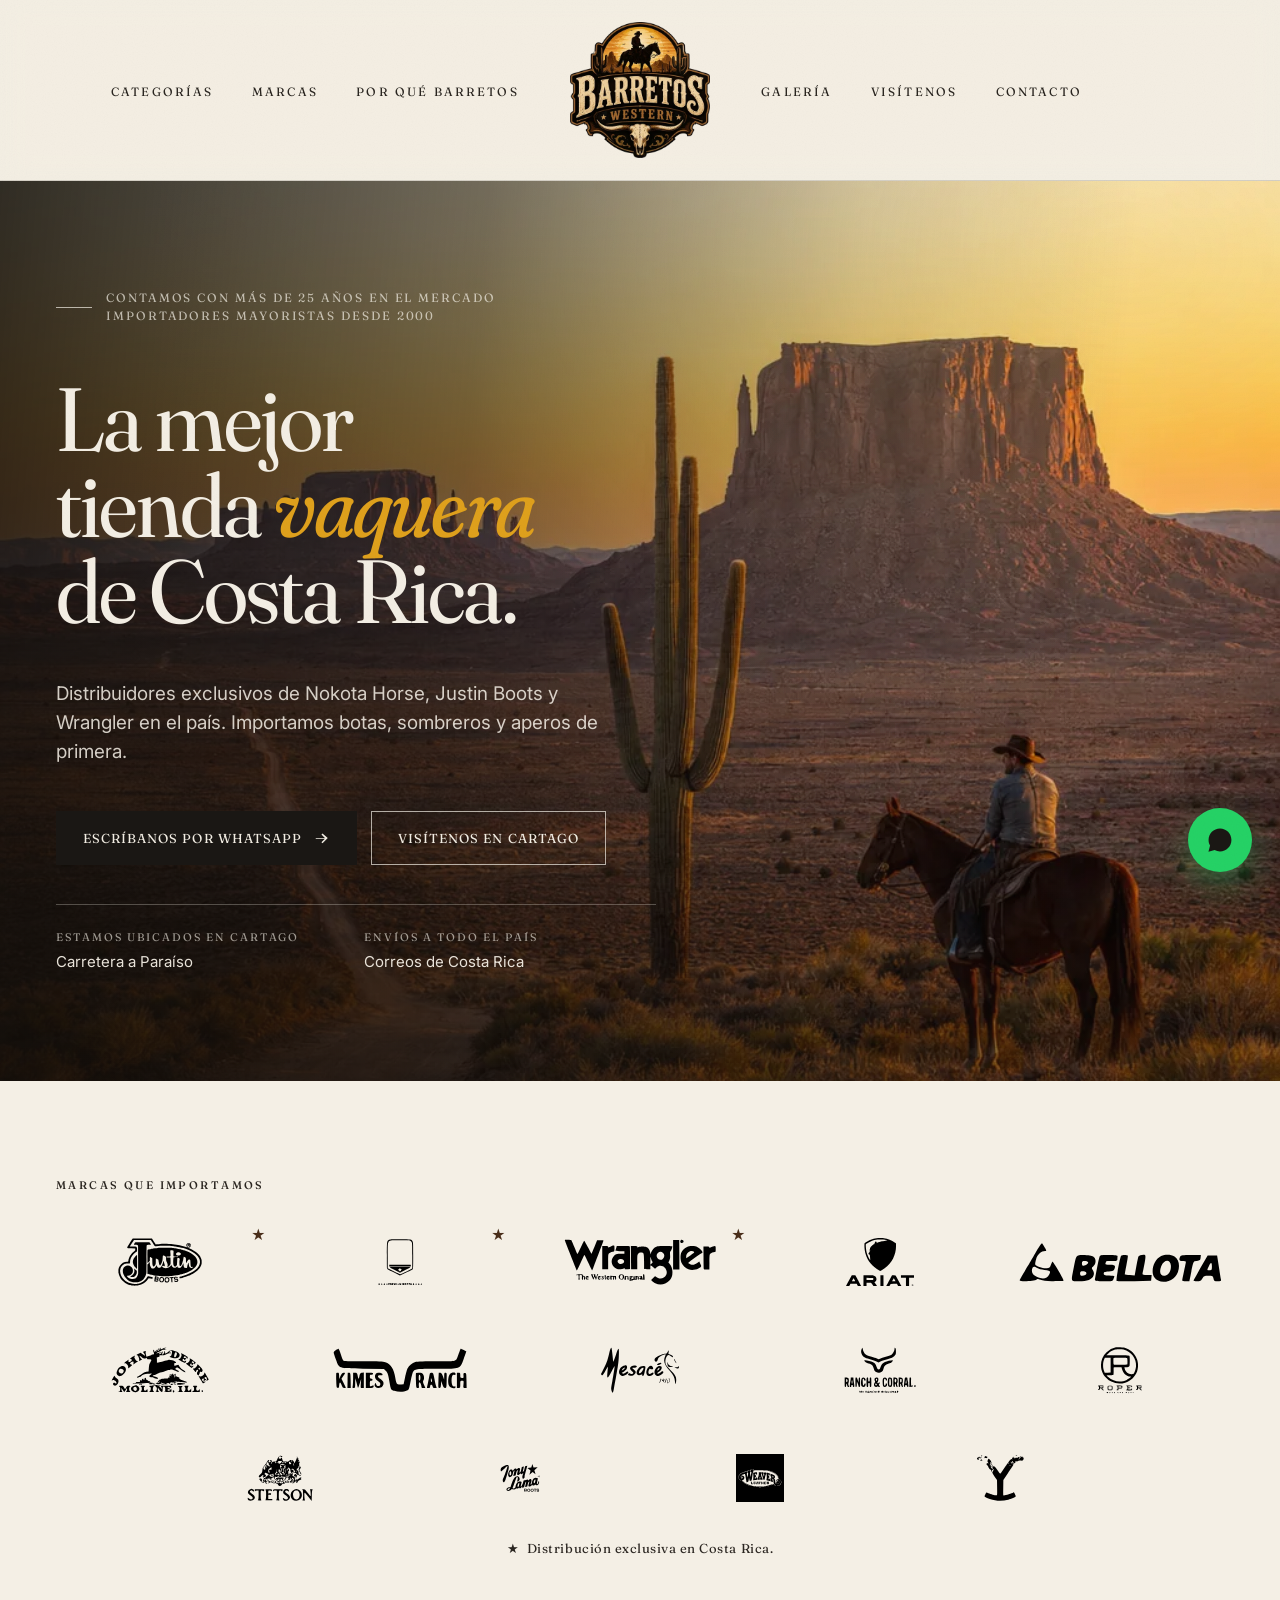
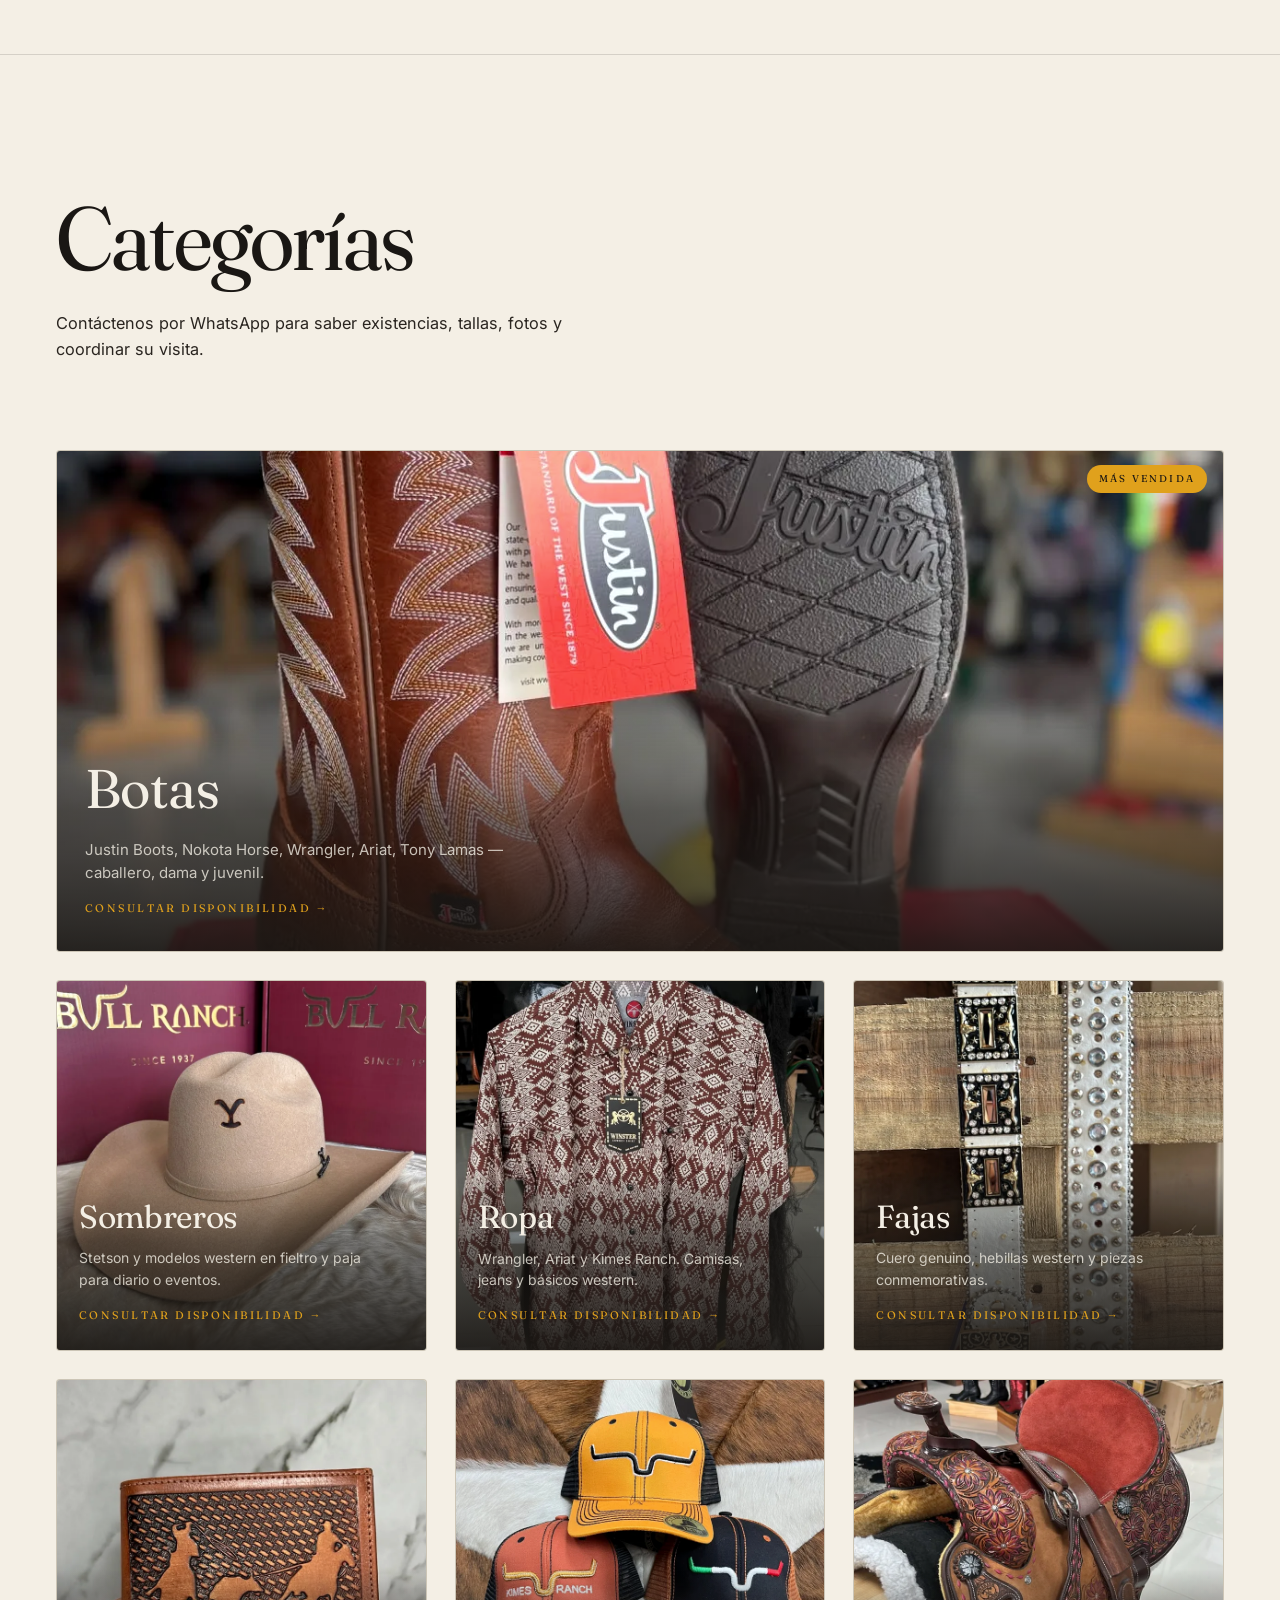
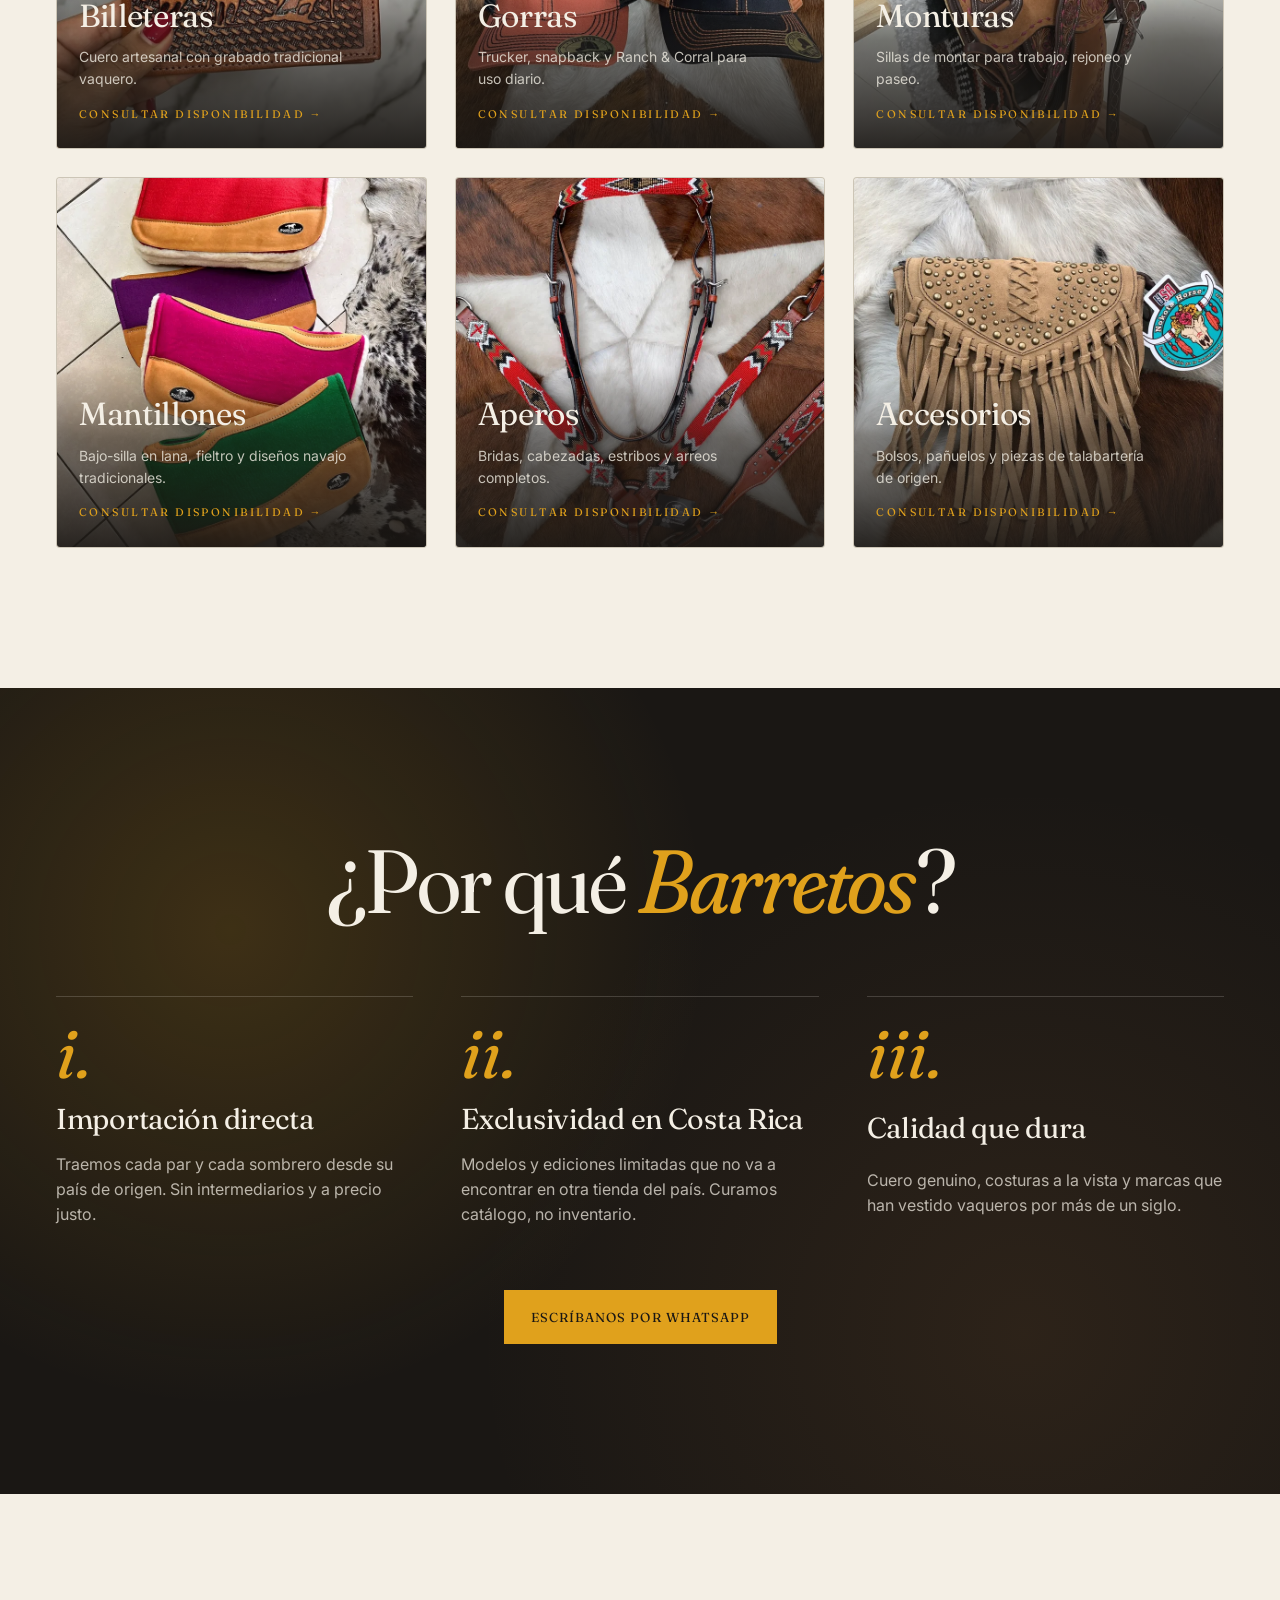
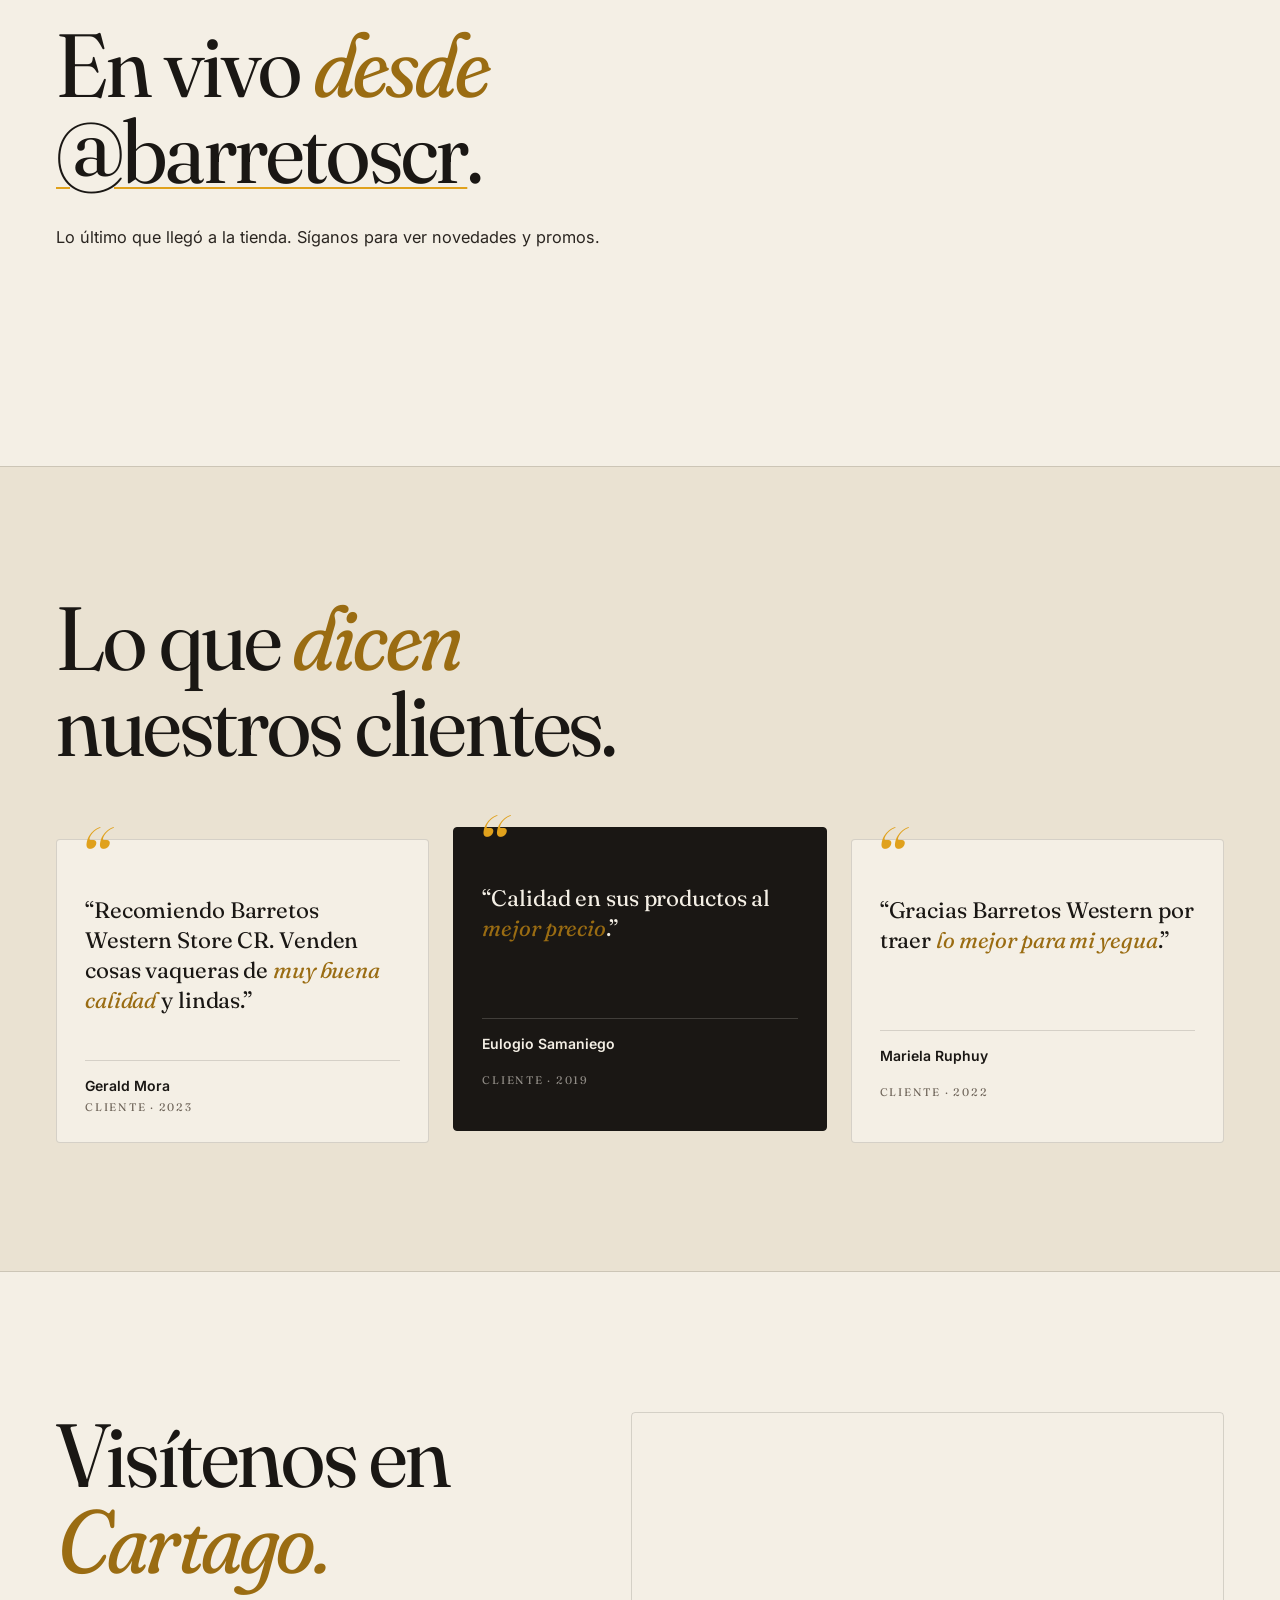
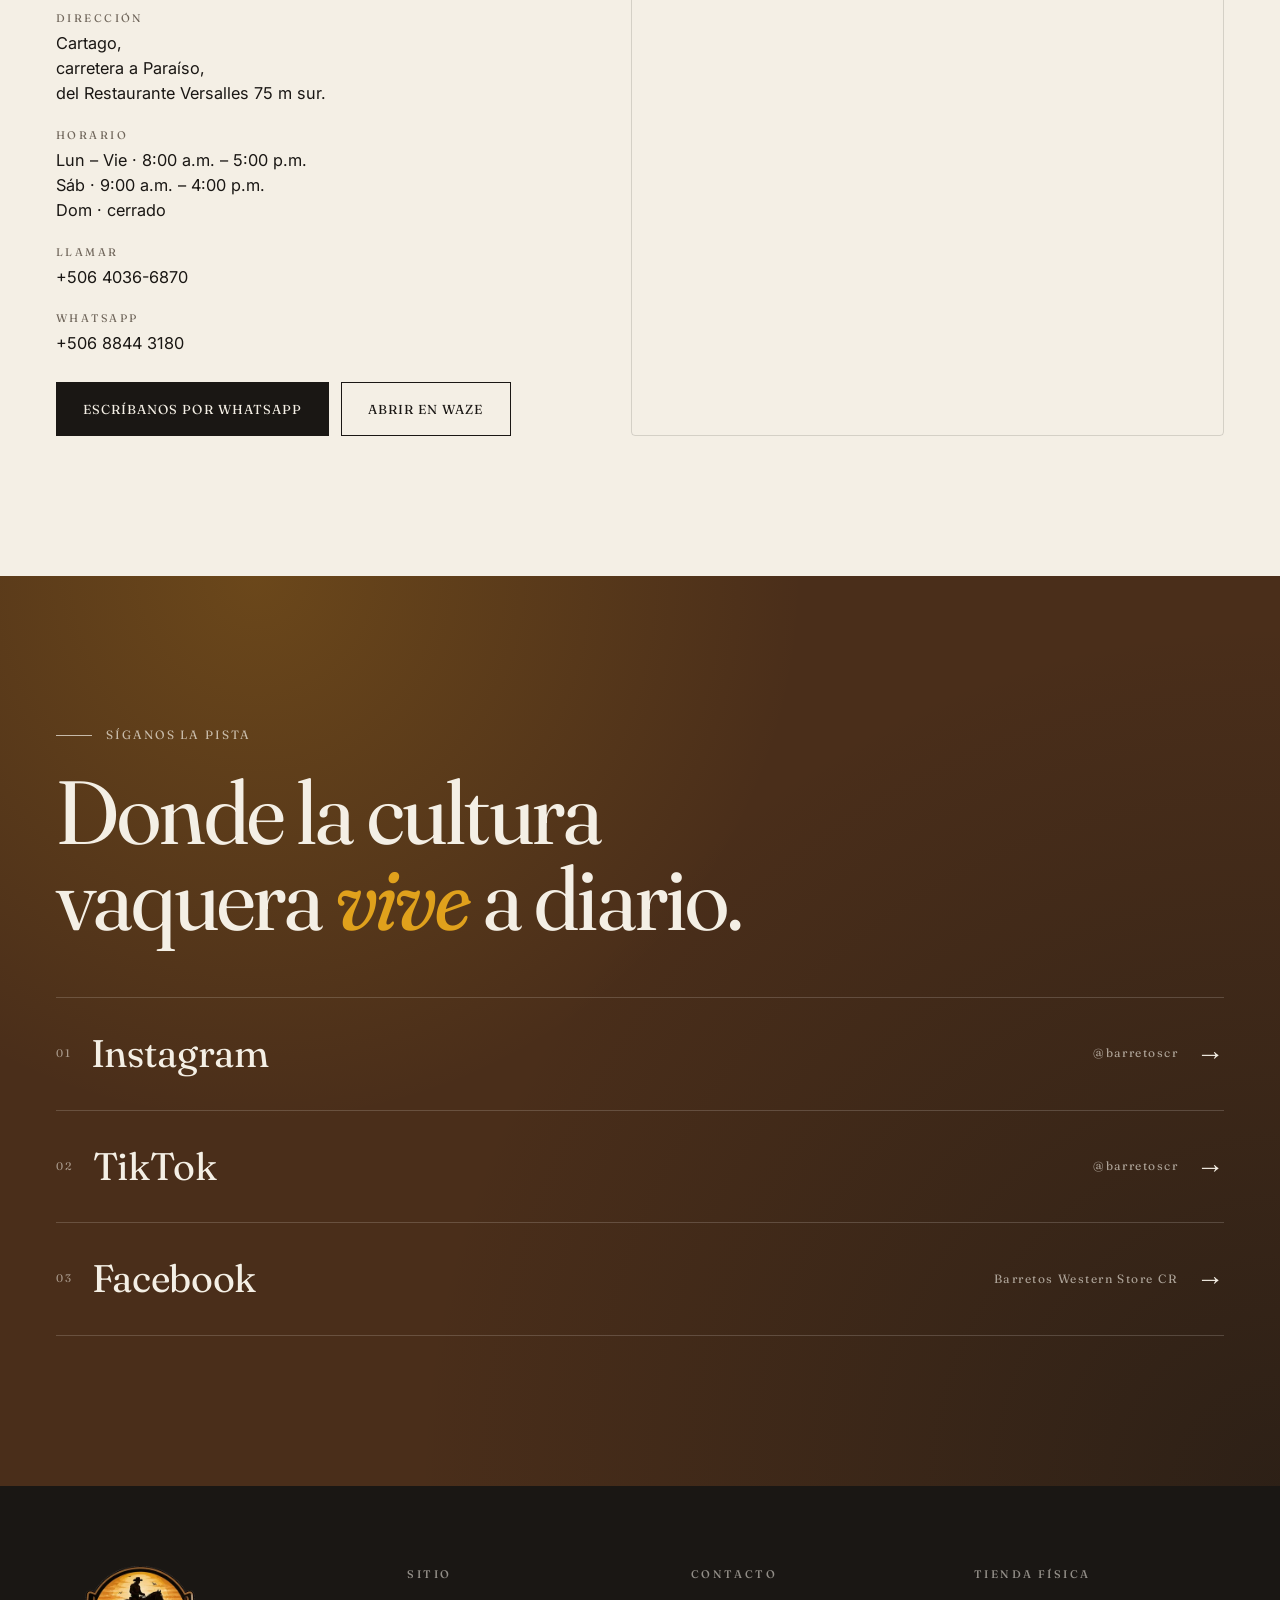
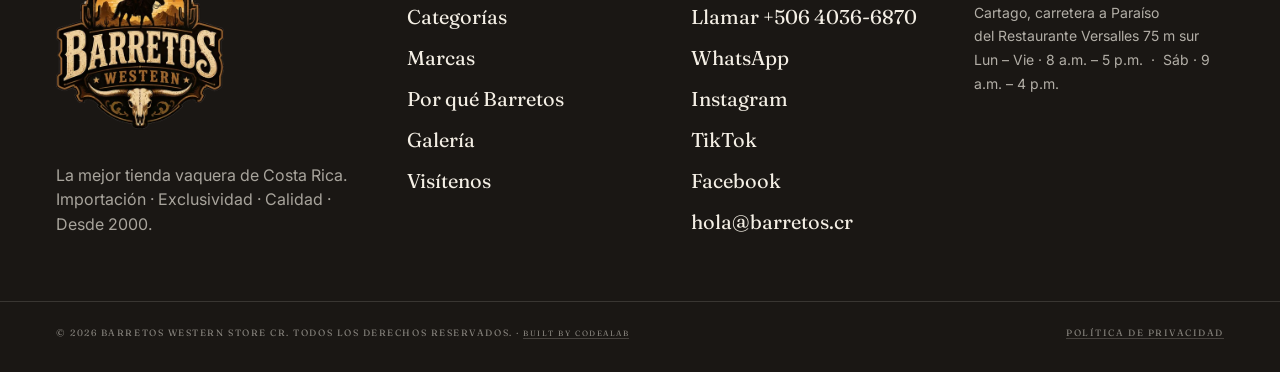
<file: index.html>
<!doctype html>
<html lang="es-CR">

<head>
  <meta charset="utf-8">
  <meta name="viewport" content="width=device-width, initial-scale=1, viewport-fit=cover">
  <meta name="theme-color" content="#1A1714">

  <link rel="icon" href="favicon.ico" sizes="any">
  <link rel="icon" href="assets/favicon.svg" type="image/svg+xml">
  <link rel="apple-touch-icon" href="apple-touch-icon.png">

  <title>Barretos Western Store · Tienda Vaquera en Cartago, Costa Rica</title>
  <meta name="description"
    content="Distribuidores exclusivos de Nokota Horse, Justin Boots y Wrangler en Costa Rica. Botas, sombreros y aperos western importados directo desde 2000. Escríbanos por WhatsApp.">
  <link rel="canonical" href="https://barretos.cr/">

  <meta name="google-site-verification" content="Bd5Yy27x1V4vq8RcGWsoRCzhiceaFvMi2qmmuk29bGI">

  <meta property="og:type" content="website">
  <meta property="og:locale" content="es_CR">
  <meta property="og:site_name" content="Barretos Western Store">
  <meta property="og:title" content="Barretos Western Store · La mejor tienda vaquera de Costa Rica">
  <meta property="og:description"
    content="Distribuidores exclusivos de Nokota Horse, Justin Boots y Wrangler en Costa Rica. Botas, sombreros y aperos western importados directo desde 2000. Escríbanos por WhatsApp.">
  <meta property="og:url" content="https://barretos.cr/">
  <meta property="og:image" content="https://barretos.cr/og.jpg">
  <meta property="og:image:width" content="1200">
  <meta property="og:image:height" content="630">
  <meta property="og:image:type" content="image/jpeg">
  <meta property="og:image:alt" content="Logo de Barretos Western Store sobre fondo crema">
  <meta name="twitter:card" content="summary_large_image">
  <meta name="twitter:image" content="https://barretos.cr/og.jpg">
  <meta name="twitter:image:alt" content="Logo de Barretos Western Store">

  <link rel="preconnect" href="https://fonts.googleapis.com">
  <link rel="preconnect" href="https://fonts.gstatic.com" crossorigin>
  <link
    href="https://fonts.googleapis.com/css2?family=Fraunces:ital,opsz,wght,SOFT@0,9..144,300..900,30..100;1,9..144,300..900,30..100&family=Inter:wght@300;400;500;600;700&display=swap"
    rel="stylesheet" media="print" onload="this.media='all'">
  <noscript>
    <link
      href="https://fonts.googleapis.com/css2?family=Fraunces:ital,opsz,wght,SOFT@0,9..144,300..900,30..100;1,9..144,300..900,30..100&family=Inter:wght@300;400;500;600;700&display=swap"
      rel="stylesheet">
  </noscript>

  <link rel="stylesheet" href="assets/styles.css?v=20260622">

  <script type="application/ld+json">
{
  "@context": "https://schema.org",
  "@type": "ClothingStore",
  "@id": "https://barretos.cr/#store",
  "name": "Barretos Western Store",
  "alternateName": "Barretos CR",
  "legalName": "Grupo Barretos Sociedad Anónima",
  "taxID": "3-101-903898",
  "url": "https://barretos.cr",
  "logo": "https://barretos.cr/assets/logo-illustrated-800.webp",
  "image": "https://barretos.cr/og.jpg",
  "description": "Tienda vaquera líder en Cartago, Costa Rica. Botas, sombreros, camisas, cinturones y accesorios western importados de marcas reconocidas a nivel mundial.",
  "telephone": "+50640366870",
  "email": "hola@barretos.cr",
  "contactPoint": [
    {
      "@type": "ContactPoint",
      "telephone": "+50640366870",
      "contactType": "customer service",
      "areaServed": "CR",
      "availableLanguage": ["Spanish"]
    },
    {
      "@type": "ContactPoint",
      "telephone": "+50688443180",
      "contactType": "sales",
      "areaServed": "CR",
      "availableLanguage": ["Spanish"]
    }
  ],
  "priceRange": "$$",
  "currenciesAccepted": "CRC, USD",
  "address": {
    "@type": "PostalAddress",
    "streetAddress": "Carretera a Paraíso, del Restaurante Versalles 75 m sur",
    "addressLocality": "Cartago",
    "addressRegion": "Cartago",
    "postalCode": "30101",
    "addressCountry": "CR"
  },
  "geo": {
    "@type": "GeoCoordinates",
    "latitude": 9.8600137,
    "longitude": -83.9061027
  },
  "openingHoursSpecification": [
    {
      "@type": "OpeningHoursSpecification",
      "dayOfWeek": ["Monday","Tuesday","Wednesday","Thursday","Friday"],
      "opens": "08:00",
      "closes": "17:00"
    },
    {
      "@type": "OpeningHoursSpecification",
      "dayOfWeek": "Saturday",
      "opens": "09:00",
      "closes": "16:00"
    }
  ],
  "sameAs": [
    "https://www.instagram.com/barretoscr/",
    "https://www.tiktok.com/@barretoscr",
    "https://www.facebook.com/LaredoWesternWearCR/"
  ]
}
</script>

</head>

<body>
  <a class="skip-link" href="#main">Saltar al contenido</a>

  <header class="site-header" data-header>
    <div class="container header-inner">
      <button class="nav-toggle" data-nav-toggle aria-label="Abrir menú" aria-expanded="false"
        aria-controls="mobile-nav">
        <span></span><span></span><span></span>
      </button>

      <nav class="site-nav site-nav--left" aria-label="Navegación principal izquierda">
        <ul>
          <li><a href="#categorias">Categorías</a></li>
          <li><a href="#marcas">Marcas</a></li>
          <li><a href="#por-que">Por qué Barretos</a></li>
        </ul>
      </nav>

      <a class="brand" href="/" aria-label="Barretos Western Store, inicio">
        <img class="brand-mark" src="assets/logo-illustrated-400.webp"
          srcset="assets/logo-illustrated-400.webp 400w, assets/logo-illustrated-800.webp 800w"
          sizes="(min-width: 860px) 140px, 96px" width="1211" height="1174" alt="Barretos Western Store CR">

      </a>

      <nav class="site-nav site-nav--right" aria-label="Navegación principal derecha">
        <ul>
          <li><a href="#instagram">Galería</a></li>
          <li><a href="#visitenos">Visítenos</a></li>
          <li><a href="#connect">Contacto</a></li>
        </ul>
      </nav>

      <span class="header-spacer" aria-hidden="true"></span>
    </div>

    <div class="mobile-nav" id="mobile-nav" hidden>
      <ul>
        <li><a href="#categorias">Categorías</a></li>
        <li><a href="#marcas">Marcas</a></li>
        <li><a href="#por-que">Por qué Barretos</a></li>
        <li><a href="#instagram">Galería</a></li>
        <li><a href="#testimonios">Testimonios</a></li>
        <li><a href="#visitenos">Visítenos</a></li>
        <li><a href="#connect">Contacto</a></li>
      </ul>
    </div>
  </header>

  <a class="fab-whatsapp" href="https://wa.me/50688443180?text=Hola%20Barretos" rel="noopener"
    aria-label="Escribir por WhatsApp">
    <svg viewBox="0 0 24 24" width="28" height="28" aria-hidden="true">
      <path fill="currentColor"
        d="M17.5 14.4c-.3-.1-1.7-.8-2-.9-.3-.1-.5-.2-.7.2-.2.3-.8.9-1 1.1-.2.2-.4.2-.7.1-.3-.1-1.3-.5-2.5-1.5-.9-.8-1.5-1.8-1.7-2.1-.2-.3 0-.5.1-.6.1-.1.3-.4.4-.5.2-.2.2-.3.3-.5.1-.2 0-.4 0-.5-.1-.1-.7-1.7-1-2.3-.2-.5-.5-.5-.7-.5h-.6c-.2 0-.5.1-.8.4-.3.3-1 1-1 2.4 0 1.5 1 2.8 1.2 3 .1.2 2.1 3.2 5 4.4.7.3 1.3.5 1.7.6.7.2 1.4.2 1.9.1.6-.1 1.7-.7 2-1.4.2-.7.2-1.2.2-1.4 0-.1-.2-.2-.5-.4M12 2.2C6.6 2.2 2.2 6.6 2.2 12c0 1.7.4 3.3 1.3 4.8L2.1 22l5.3-1.4c1.4.8 3 1.2 4.6 1.2 5.4 0 9.8-4.4 9.8-9.8S17.4 2.2 12 2.2" />
    </svg>
    <span class="fab-label">WhatsApp</span>
  </a>

  <main id="main">

    <!-- ━━━━━━━━━━━━━━━━━━━━ HERO ━━━━━━━━━━━━━━━━━━━━ -->
    <section class="hero" aria-labelledby="hero-title">
      <!-- TODO alt: deja vacío — imagen decorativa de ambiente (paisaje desértico al atardecer) -->
      <picture>
        <!-- Portrait crop for phones/tablets (taller source = sharp on hi-DPR vertical viewports) -->
        <source media="(max-width: 959px)" srcset="assets/hero-desert-portrait.webp" width="1024" height="1536">
        <img class="hero-img" src="assets/hero-desert.webp" alt="" aria-hidden="true" width="1536" height="1024"
          fetchpriority="high">
      </picture>
      <div class="container hero-grid">
        <div class="hero-copy">
          <p class="eyebrow eyebrow--light">
            <span class="rule"></span>
            Contamos con más de 25 años en el mercado <br> Importadores mayoristas desde 2000
          </p>
          <h1 id="hero-title" class="display display--light">
            La mejor tienda
            <em>vaquera</em>
            de Costa&nbsp;Rica.
          </h1>
          <p class="lead lead--light">
            Distribuidores exclusivos de Nokota Horse, Justin Boots y Wrangler
            en el país. Importamos botas, sombreros y aperos de primera.
          </p>
          <div class="hero-cta">
            <a class="btn btn--primary"
              href="https://wa.me/50688443180?text=Hola%20Barretos%2C%20quiero%20m%C3%A1s%20info" rel="noopener">
              Escríbanos por WhatsApp
              <svg viewBox="0 0 24 24" width="18" height="18" aria-hidden="true">
                <path fill="currentColor" d="M5 12h12.2l-4.6-4.6 1.4-1.4L21 12l-7 7-1.4-1.4 4.6-4.6H5z" />
              </svg>
            </a>
            <a class="btn btn--ghost btn--ghost-light" href="#visitenos">Visítenos en Cartago</a>
          </div>

          <dl class="hero-meta hero-meta--light">
            <div>
              <dt>Estamos ubicados en Cartago</dt>
              <dd>Carretera a Paraíso</dd>
            </div>
            <div>
              <dt>Envíos a todo el país</dt>
              <dd>Correos de Costa Rica</dd>
            </div>
          </dl>
        </div>
      </div>
    </section>

    <!-- ━━━━━━━━━━━━━━━━━━━━ MARCAS ━━━━━━━━━━━━━━━━━━━━ -->
    <section class="brands" id="marcas" aria-labelledby="brands-title">
      <div class="container">
        <header class="section-head section-head--mini">
          <h2 id="brands-title" class="kicker">Marcas que importamos</h2>
        </header>
        <ul class="brand-grid" role="list">
          <li class="brand brand--exclusive">
            <img class="brand-logo" src="assets/brands/justin-boots.svg" alt="Justin Boots"
              title="Justin Boots — Distribuidores exclusivos en Costa Rica" loading="lazy">
            <span class="brand-tag" aria-label="Distribuidores exclusivos en Costa Rica">★</span>
          </li>
          <li class="brand brand--exclusive">
            <img class="brand-logo" src="assets/brands/nokota-horse.svg" alt="Nokota Horse"
              title="Nokota Horse — Distribuidores exclusivos en Costa Rica" loading="lazy">
            <span class="brand-tag" aria-label="Distribuidores exclusivos en Costa Rica">★</span>
          </li>
          <li class="brand brand--exclusive">
            <img class="brand-logo" src="assets/brands/wrangler.svg" alt="Wrangler"
              title="Wrangler — Distribuidores exclusivos en Costa Rica" loading="lazy">
            <span class="brand-tag" aria-label="Distribuidores exclusivos en Costa Rica">★</span>
          </li>
          <li class="brand">
            <img class="brand-logo" src="assets/brands/ariat.svg" alt="Ariat" title="Ariat" loading="lazy">
          </li>
          <li class="brand">
            <img class="brand-logo" src="assets/brands/bellota.svg" alt="Bellota" title="Bellota" loading="lazy">
          </li>
          <li class="brand">
            <img class="brand-logo" src="assets/brands/john-deere.svg" alt="John Deere" title="John Deere"
              loading="lazy">
          </li>
          <li class="brand">
            <img class="brand-logo" src="assets/brands/kimes-ranch.svg" alt="Kimes Ranch" title="Kimes Ranch"
              loading="lazy">
          </li>
          <li class="brand">
            <img class="brand-logo" src="assets/brands/mesace.svg" alt="Mesacé" title="Mesacé" loading="lazy">
          </li>
          <li class="brand">
            <img class="brand-logo" src="assets/brands/ranch-corral.svg" alt="Ranch &amp; Corral" title="Ranch & Corral"
              loading="lazy">
          </li>
          <li class="brand">
            <img class="brand-logo" src="assets/brands/roper.svg" alt="Roper" title="Roper" loading="lazy">
          </li>
          <li class="brand">
            <img class="brand-logo" src="assets/brands/stetson.svg" alt="Stetson" title="Stetson" loading="lazy">
          </li>
          <li class="brand">
            <img class="brand-logo" src="assets/brands/tony-lamas.svg" alt="Tony Lamas" title="Tony Lamas"
              loading="lazy">
          </li>
          <li class="brand">
            <img class="brand-logo" src="assets/brands/weaver.svg" alt="Weaver Leather" title="Weaver Leather"
              loading="lazy">
          </li>
          <li class="brand">
            <img class="brand-logo" src="assets/brands/yellowstone.svg" alt="Yellowstone" title="Yellowstone"
              loading="lazy">
          </li>
        </ul>
        <p class="brand-legend"><span class="brand-tag" aria-hidden="true">★</span> Distribución exclusiva en Costa
          Rica.</p>
      </div>
    </section>

    <!-- ━━━━━━━━━━━━━━━━━━━━ CATEGORÍAS ━━━━━━━━━━━━━━━━━━━━ -->
    <section class="categories" id="categorias" aria-labelledby="cat-title">
      <div class="container">
        <header class="section-head">
          <h2 id="cat-title" class="display display--md">
            Categorías
          </h2>
          <p class="section-sub">
            Contáctenos por WhatsApp para saber existencias, tallas, fotos
            y coordinar su visita.
          </p>
        </header>

        <!--
        Fotos reales del catálogo (assets/categorias/, curadas en
        docs/client-photos/productos/selects/). Cada tarjeta lleva dos:
        la base y una segunda (.cat-img--alt) que entra por crossfade
        en hover (desktop) o alternancia automática (touch).
      -->
        <ul class="cat-grid" role="list">
          <li class="cat-card cat-card--lg">
            <a href="https://wa.me/50688443180?text=Hola%20Barretos%2C%20quiero%20ver%20botas" rel="noopener">
              <span class="cat-badge" aria-label="Categoría más vendida">Más vendida</span>
              <img src="assets/categorias/botas-1.webp"
                alt="Botas Justin Boots de cuero cognac sobre su caja original — caballero" loading="lazy" width="1200"
                height="1200">
              <img class="cat-img--alt" src="assets/categorias/botas-2.webp" alt="" aria-hidden="true" loading="lazy"
                width="1200" height="1200">
              <div class="cat-body">
                <h3>Botas</h3>
                <p>Justin Boots, Nokota Horse, Wrangler, Ariat, Tony Lamas — caballero, dama y juvenil.</p>
                <span class="cat-link">Consultar disponibilidad &rarr;</span>
              </div>
            </a>
          </li>

          <li class="cat-card">
            <a href="https://wa.me/50688443180?text=Hola%20Barretos%2C%20quiero%20ver%20sombreros" rel="noopener">
              <img src="assets/categorias/sombreros-1.webp"
                alt="Sombrero Yellowstone de fieltro camel sobre cajas Bull Ranch" loading="lazy" width="800"
                height="800">
              <img class="cat-img--alt" src="assets/categorias/sombreros-2.webp" alt="" aria-hidden="true"
                loading="lazy" width="800" height="800">
              <div class="cat-body">
                <h3>Sombreros</h3>
                <p>Stetson y modelos western en fieltro y paja para diario o eventos.</p>
                <span class="cat-link">Consultar disponibilidad &rarr;</span>
              </div>
            </a>
          </li>

          <li class="cat-card">
            <a href="https://wa.me/50688443180?text=Hola%20Barretos%2C%20quiero%20ver%20ropa" rel="noopener">
              <img src="assets/categorias/ropa-1.webp"
                alt="Camisa western Winster con patrón azteca café y crema — caballero" loading="lazy" width="800"
                height="800">
              <img class="cat-img--alt" src="assets/categorias/ropa-2.webp" alt="" aria-hidden="true" loading="lazy"
                width="800" height="800">
              <div class="cat-body">
                <h3>Ropa</h3>
                <p>Wrangler, Ariat y Kimes Ranch. Camisas, jeans y básicos western.</p>
                <span class="cat-link">Consultar disponibilidad &rarr;</span>
              </div>
            </a>
          </li>

          <li class="cat-card">
            <a href="https://wa.me/50688443180?text=Hola%20Barretos%2C%20quiero%20ver%20fajas" rel="noopener">
              <img src="assets/categorias/fajas-1.webp"
                alt="Cinturones western con pedrería y herrajes plateados sobre fondo de madera" loading="lazy"
                width="800" height="800">
              <img class="cat-img--alt" src="assets/categorias/fajas-2.webp" alt="" aria-hidden="true" loading="lazy"
                width="800" height="800">
              <div class="cat-body">
                <h3>Fajas</h3>
                <p>Cuero genuino, hebillas western y piezas conmemorativas.</p>
                <span class="cat-link">Consultar disponibilidad &rarr;</span>
              </div>
            </a>
          </li>

          <li class="cat-card">
            <a href="https://wa.me/50688443180?text=Hola%20Barretos%2C%20quiero%20ver%20billeteras" rel="noopener">
              <img src="assets/categorias/billeteras-1.webp"
                alt="Billetera de cuero grabado a mano con escena de vaqueros lazando" loading="lazy" width="800"
                height="800">
              <img class="cat-img--alt" src="assets/categorias/billeteras-2.webp" alt="" aria-hidden="true"
                loading="lazy" width="800" height="800">
              <div class="cat-body">
                <h3>Billeteras</h3>
                <p>Cuero artesanal con grabado tradicional vaquero.</p>
                <span class="cat-link">Consultar disponibilidad &rarr;</span>
              </div>
            </a>
          </li>

          <li class="cat-card">
            <a href="https://wa.me/50688443180?text=Hola%20Barretos%2C%20quiero%20ver%20gorras" rel="noopener">
              <img src="assets/categorias/gorras-1.webp" alt="Gorras trucker Kimes Ranch en mostaza, óxido y negro"
                loading="lazy" width="800" height="800">
              <img class="cat-img--alt" src="assets/categorias/gorras-2.webp" alt="" aria-hidden="true" loading="lazy"
                width="800" height="800">
              <div class="cat-body">
                <h3>Gorras</h3>
                <p>Trucker, snapback y Ranch &amp; Corral para uso diario.</p>
                <span class="cat-link">Consultar disponibilidad &rarr;</span>
              </div>
            </a>
          </li>

          <li class="cat-card">
            <a href="https://wa.me/50688443180?text=Hola%20Barretos%2C%20quiero%20ver%20monturas" rel="noopener">
              <img src="assets/categorias/monturas-1.webp"
                alt="Silla de montar western con tallado floral pintado a mano en café y rojo sobre madera"
                loading="lazy" width="800" height="800">
              <img class="cat-img--alt" src="assets/categorias/monturas-2.webp" alt="" aria-hidden="true" loading="lazy"
                width="800" height="800">
              <div class="cat-body">
                <h3>Monturas</h3>
                <p>Sillas de montar para trabajo, rejoneo y paseo.</p>
                <span class="cat-link">Consultar disponibilidad &rarr;</span>
              </div>
            </a>
          </li>

          <li class="cat-card">
            <a href="https://wa.me/50688443180?text=Hola%20Barretos%2C%20quiero%20ver%20mantillones" rel="noopener">
              <img src="assets/categorias/mantillones-2.webp"
                alt="Mantillones Boots Horse de fieltro en colores con base de borrega" loading="lazy" width="800"
                height="800">
              <img class="cat-img--alt" src="assets/categorias/mantillones-1.webp" alt="" aria-hidden="true"
                loading="lazy" width="800" height="800">
              <div class="cat-body">
                <h3>Mantillones</h3>
                <p>Bajo-silla en lana, fieltro y diseños navajo tradicionales.</p>
                <span class="cat-link">Consultar disponibilidad &rarr;</span>
              </div>
            </a>
          </li>

          <li class="cat-card">
            <a href="https://wa.me/50688443180?text=Hola%20Barretos%2C%20quiero%20ver%20aperos" rel="noopener">
              <img src="assets/categorias/aperos-1.webp" alt="Cabezada y pechera con cuentas rojas sobre piel de vaca"
                loading="lazy" width="800" height="800">
              <img class="cat-img--alt" src="assets/categorias/aperos-2.webp" alt="" aria-hidden="true" loading="lazy"
                width="800" height="800">
              <div class="cat-body">
                <h3>Aperos</h3>
                <p>Bridas, cabezadas, estribos y arreos completos.</p>
                <span class="cat-link">Consultar disponibilidad &rarr;</span>
              </div>
            </a>
          </li>

          <li class="cat-card">
            <a href="https://wa.me/50688443180?text=Hola%20Barretos%2C%20quiero%20ver%20accesorios" rel="noopener">
              <img src="assets/categorias/accesorios-1.webp" alt="Bolso Nokota Horse de gamuza con flecos y tachuelas"
                loading="lazy" width="800" height="800">
              <img class="cat-img--alt" src="assets/categorias/accesorios-2.webp" alt="" aria-hidden="true"
                loading="lazy" width="800" height="800">
              <div class="cat-body">
                <h3>Accesorios</h3>
                <p>Bolsos, pañuelos y piezas de talabartería de origen.</p>
                <span class="cat-link">Consultar disponibilidad &rarr;</span>
              </div>
            </a>
          </li>
        </ul>
      </div>
    </section>

    <!-- ━━━━━━━━━━━━━━━━━━━━ POR QUÉ BARRETOS ━━━━━━━━━━━━━━━━━━━━ -->
    <section class="why" id="por-que" aria-labelledby="why-title">
      <div class="container">
        <header class="section-head section-head--center">
          <h2 id="why-title" class="display display--md display--light">
            ¿Por qué <em>Barretos</em>?
          </h2>
        </header>

        <ol class="why-grid" role="list">
          <li>
            <span class="why-num">i.</span>
            <h3>Importación directa</h3>
            <p>Traemos cada par y cada sombrero desde su país de origen. Sin intermediarios y a precio justo.</p>
          </li>
          <li>
            <span class="why-num">ii.</span>
            <h3>Exclusividad en Costa Rica</h3>
            <p>Modelos y ediciones limitadas que no va a encontrar en otra tienda del país. Curamos catálogo, no
              inventario.</p>
          </li>
          <li>
            <span class="why-num">iii.</span>
            <h3>Calidad que dura</h3>
            <p>Cuero genuino, costuras a la vista y marcas que han vestido vaqueros por más de un siglo.</p>
          </li>
        </ol>

        <div class="why-cta">
          <a class="btn btn--primary btn--light" href="https://wa.me/50688443180?text=Hola%20Barretos" rel="noopener">
            Escríbanos por WhatsApp
          </a>
        </div>
      </div>
    </section>

    <!-- ━━━━━━━━━━━━━━━━━━━━ INSTAGRAM ━━━━━━━━━━━━━━━━━━━━ -->
    <section class="ig-feed" id="instagram" aria-labelledby="ig-title">
      <div class="container">
        <header class="section-head">
          <h2 id="ig-title" class="display display--md">
            En vivo <em>desde</em>
            <a href="https://instagram.com/barretoscr" rel="noopener">@barretoscr</a>.
          </h2>
          <p class="section-sub">
            Lo último que llegó a la tienda. Síganos para ver novedades y promos.
          </p>
        </header>

        <!-- Elfsight Instagram Feed — widget de terceros, render diferido (lazy) -->
        <div class="elfsight-app-41efe69b-79df-4a19-b381-d80f578876e3" data-elfsight-app-lazy></div>
      </div>
    </section>

    <!-- ━━━━━━━━━━━━━━━━━━━━ TESTIMONIOS ━━━━━━━━━━━━━━━━━━━━ -->
    <section class="testimonials" id="testimonios" aria-labelledby="t-title">
      <div class="container">
        <header class="section-head">
          <h2 id="t-title" class="display display--md">
            Lo que <em>dicen</em> nuestros clientes.
          </h2>
        </header>

        <div class="t-grid">
          <figure class="t-card">
            <blockquote>
              <p>“Recomiendo Barretos Western Store CR. Venden cosas vaqueras de <em>muy buena calidad</em> y lindas.”
              </p>
            </blockquote>
            <figcaption>
              <strong>Gerald Mora</strong>
              <span>Cliente · 2023</span>
            </figcaption>
          </figure>

          <figure class="t-card t-card--accent">
            <blockquote>
              <p>“Calidad en sus productos al <em>mejor precio</em>.”</p>
            </blockquote>
            <figcaption>
              <strong>Eulogio Samaniego</strong>
              <span>Cliente · 2019</span>
            </figcaption>
          </figure>

          <figure class="t-card">
            <blockquote>
              <p>“Gracias Barretos Western por traer <em>lo mejor para mi yegua</em>.”</p>
            </blockquote>
            <figcaption>
              <strong>Mariela Ruphuy</strong>
              <span>Cliente · 2022</span>
            </figcaption>
          </figure>
        </div>
      </div>
    </section>

    <!-- ━━━━━━━━━━━━━━━━━━━━ VISÍTANOS ━━━━━━━━━━━━━━━━━━━━ -->
    <section class="visit" id="visitenos" aria-labelledby="visit-title">
      <div class="container visit-grid">
        <div class="visit-copy">
          <h2 id="visit-title" class="display display--md">
            Visítenos en<br>
            <em>Cartago.</em>
          </h2>

          <dl class="visit-info">
            <div>
              <dt>Dirección</dt>
              <dd>Cartago,<br>carretera a Paraíso,<br>del Restaurante Versalles 75 m sur.</dd>
            </div>
            <div>
              <dt>Horario</dt>
              <dd>Lun – Vie · 8:00 a.m. – 5:00 p.m.<br>Sáb · 9:00 a.m. – 4:00 p.m.<br>Dom · cerrado</dd>
            </div>
            <div>
              <dt>Llamar</dt>
              <dd><a href="tel:+50640366870">+506 4036-6870</a></dd>
            </div>
            <div>
              <dt>WhatsApp</dt>
              <dd><a href="https://wa.me/50688443180" rel="noopener">+506 8844&nbsp;3180</a></dd>
            </div>
          </dl>

          <div class="visit-cta">
            <a class="btn btn--primary" href="https://wa.me/50688443180" rel="noopener">Escríbanos por WhatsApp</a>
            <a class="btn btn--ghost" href="https://waze.com/ul?ll=9.8600137,-83.9061027&navigate=yes"
              rel="noopener">Abrir en Waze</a>
          </div>
        </div>

        <div class="visit-map">
          <iframe title="Ubicación Barretos Western Store, Cartago"
            src="https://www.google.com/maps/embed?pb=!1m18!1m12!1m3!1d452.27979514811955!2d-83.90610266001086!3d9.860013722922877!2m3!1f0!2f0!3f0!3m2!1i1024!2i768!4f13.1!3m3!1m2!1s0x8fa0df0044b1fad7%3A0x3543ecd8f7243706!2sBarretos%20Western%20Store%20CR!5e0!3m2!1sen!2sni!4v1780955307272!5m2!1sen!2sni"
            loading="lazy" referrerpolicy="strict-origin-when-cross-origin" width="100%" height="100%" style="border:0;"
            allowfullscreen></iframe>
        </div>
      </div>
    </section>

    <!-- ━━━━━━━━━━━━━━━━━━━━ CONECTA / NEWSLETTER ━━━━━━━━━━━━━━━━━━━━ -->
    <section class="connect" id="connect" aria-labelledby="connect-title">
      <div class="container connect-inner">
        <p class="eyebrow eyebrow--light"><span class="rule"></span>Síganos la pista</p>
        <h2 id="connect-title" class="display display--lg display--light">
          Donde la cultura vaquera <em>vive</em> a diario.
        </h2>

        <ul class="connect-grid" role="list">
          <li>
            <a href="https://instagram.com/barretoscr" rel="noopener">
              <span class="connect-tag">01</span>
              <span class="connect-name">Instagram</span>
              <span class="connect-handle">@barretoscr</span>
              <span class="connect-arrow" aria-hidden="true">&rarr;</span>
            </a>
          </li>
          <li>
            <a href="https://tiktok.com/@barretoscr" rel="noopener">
              <span class="connect-tag">02</span>
              <span class="connect-name">TikTok</span>
              <span class="connect-handle">@barretoscr</span>
              <span class="connect-arrow" aria-hidden="true">&rarr;</span>
            </a>
          </li>
          <li>
            <a href="https://www.facebook.com/LaredoWesternWearCR/" rel="noopener">
              <span class="connect-tag">03</span>
              <span class="connect-name">Facebook</span>
              <span class="connect-handle">Barretos Western Store CR</span>
              <span class="connect-arrow" aria-hidden="true">&rarr;</span>
            </a>
          </li>
        </ul>
      </div>
    </section>

  </main>

  <footer class="site-footer">
    <div class="container footer-grid">
      <div class="footer-brand">
        <img class="footer-logo" src="assets/logo-illustrated-400.webp"
          srcset="assets/logo-illustrated-400.webp 400w, assets/logo-illustrated-800.webp 800w" sizes="160px"
          width="1211" height="1174" alt="Barretos Western Store CR" loading="lazy">

        <p>La mejor tienda vaquera de Costa Rica.<br>Importación · Exclusividad · Calidad · Desde 2000.</p>
      </div>

      <nav aria-label="Navegación pie de página" class="footer-nav">
        <h3>Sitio</h3>
        <ul>
          <li><a href="#categorias">Categorías</a></li>
          <li><a href="#marcas">Marcas</a></li>
          <li><a href="#por-que">Por qué Barretos</a></li>
          <li><a href="#instagram">Galería</a></li>
          <li><a href="#visitenos">Visítenos</a></li>
        </ul>
      </nav>

      <div class="footer-nav">
        <h3>Contacto</h3>
        <ul>
          <li><a href="tel:+50640366870">Llamar +506 4036-6870</a></li>
          <li><a href="https://wa.me/50688443180" rel="noopener">WhatsApp</a></li>
          <li><a href="https://instagram.com/barretoscr" rel="noopener">Instagram</a></li>
          <li><a href="https://tiktok.com/@barretoscr" rel="noopener">TikTok</a></li>
          <li><a href="https://www.facebook.com/LaredoWesternWearCR/" rel="noopener">Facebook</a></li>
          <li><a href="mailto:hola@barretos.cr">hola@barretos.cr</a></li>
        </ul>
      </div>

      <div class="footer-nav">
        <h3>Tienda física</h3>
        <address>
          Cartago, carretera a Paraíso<br>
          del Restaurante Versalles 75 m sur<br>
          Lun – Vie · 8 a.m. – 5 p.m. &nbsp;·&nbsp; Sáb · 9 a.m. – 4 p.m.
        </address>
      </div>
    </div>

    <div class="container footer-bottom">
      <small>© <span data-year>2026</span> Barretos Western Store CR. Todos los derechos reservados. · <a
          class="built-by" href="https://codealab.com" rel="noopener" target="_blank">Built by CodeaLab</a></small>
      <small><a href="privacidad/">Política de privacidad</a></small>
    </div>
  </footer>

  <!-- Elfsight Instagram Feed — plataforma de terceros (carga async, widget lazy) -->
  <script src="https://elfsightcdn.com/platform.js" async></script>

  <script src="assets/script.js" defer></script>

  <!-- Google Analytics 4 — honra DNT / Global Privacy Control -->
  <script>
    (function () {
      var dnt = navigator.doNotTrack === "1"
        || navigator.doNotTrack === "yes"
        || window.doNotTrack === "1"
        || navigator.msDoNotTrack === "1"
        || navigator.globalPrivacyControl === true;
      if (dnt) return;

      var s = document.createElement("script");
      s.async = true;
      s.src = "https://www.googletagmanager.com/gtag/js?id=G-MLCG6GS7YJ";
      document.head.appendChild(s);

      window.dataLayer = window.dataLayer || [];
      function gtag() { window.dataLayer.push(arguments); }
      window.gtag = gtag;
      gtag("js", new Date());
      gtag("config", "G-MLCG6GS7YJ", {
        anonymize_ip: true,
        cookie_flags: "SameSite=Strict;Secure"
      });
    })();
  </script>

</body>

</html>
</file>
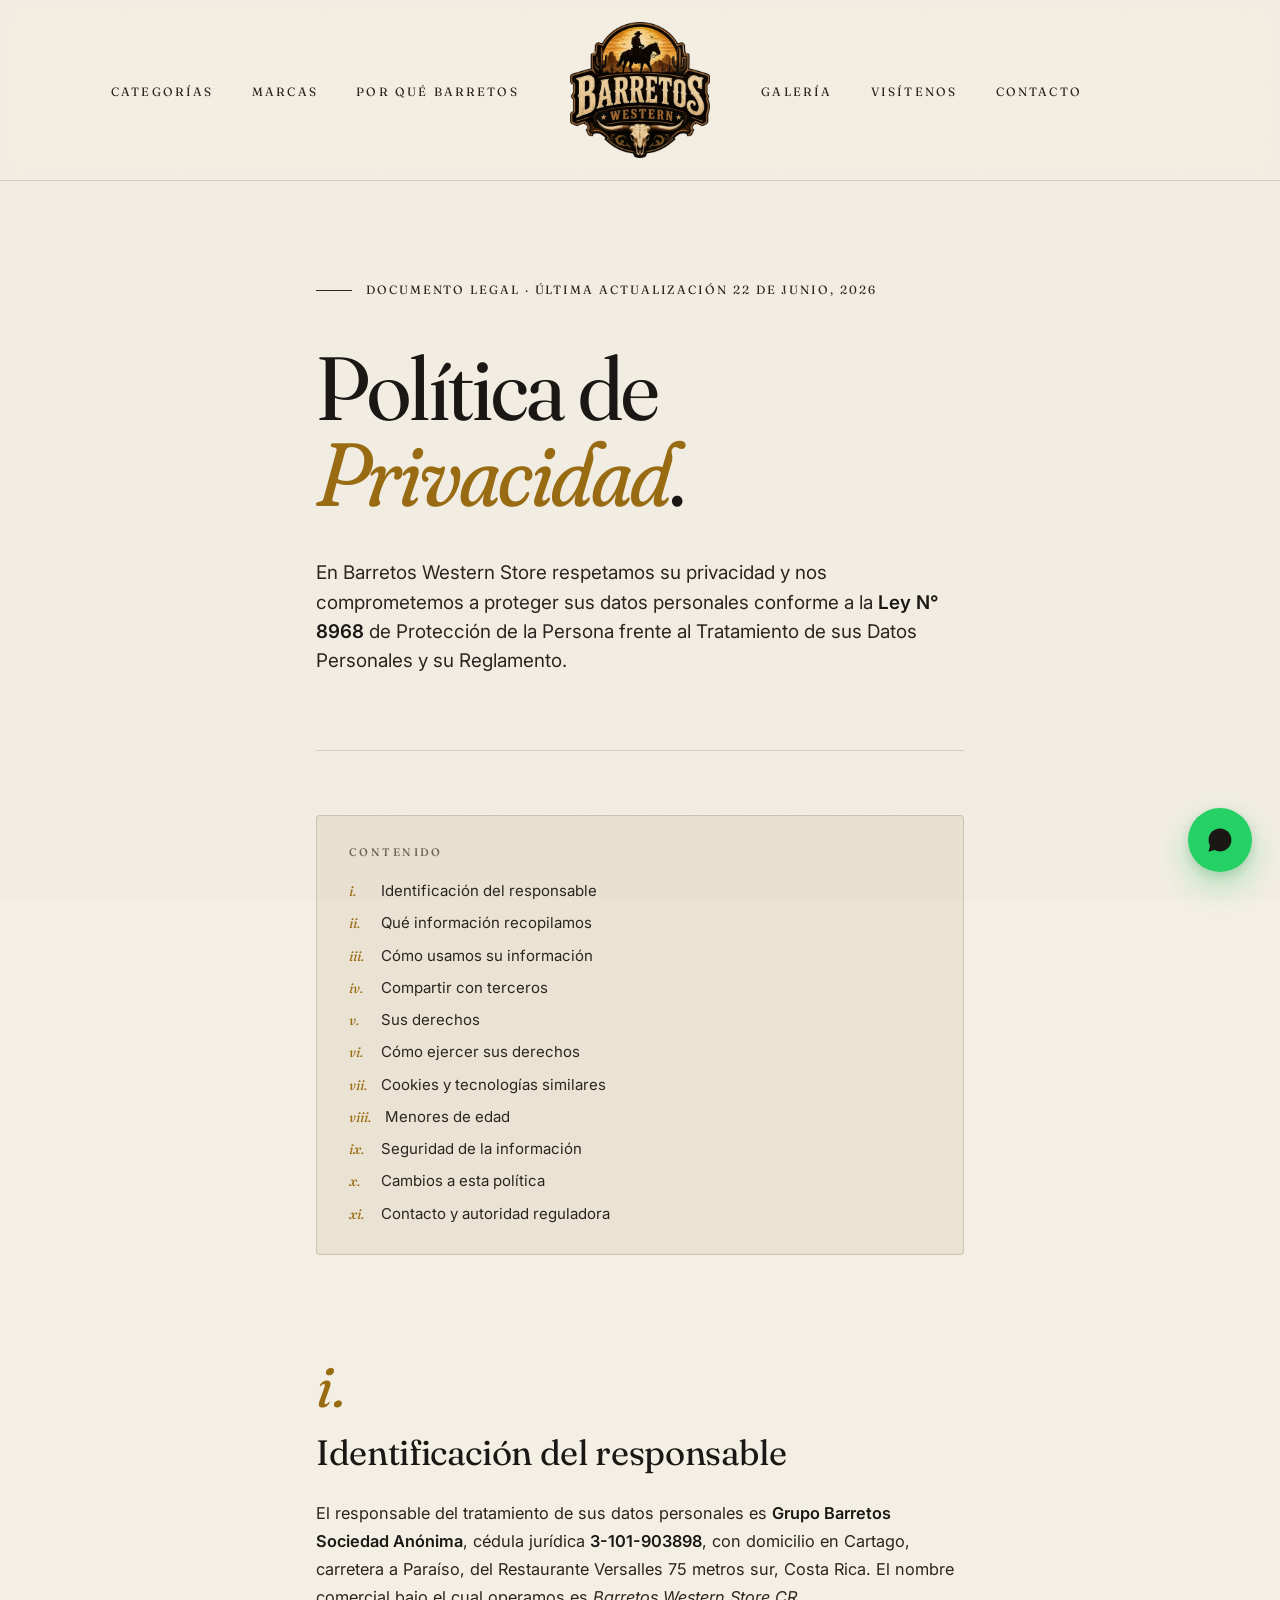
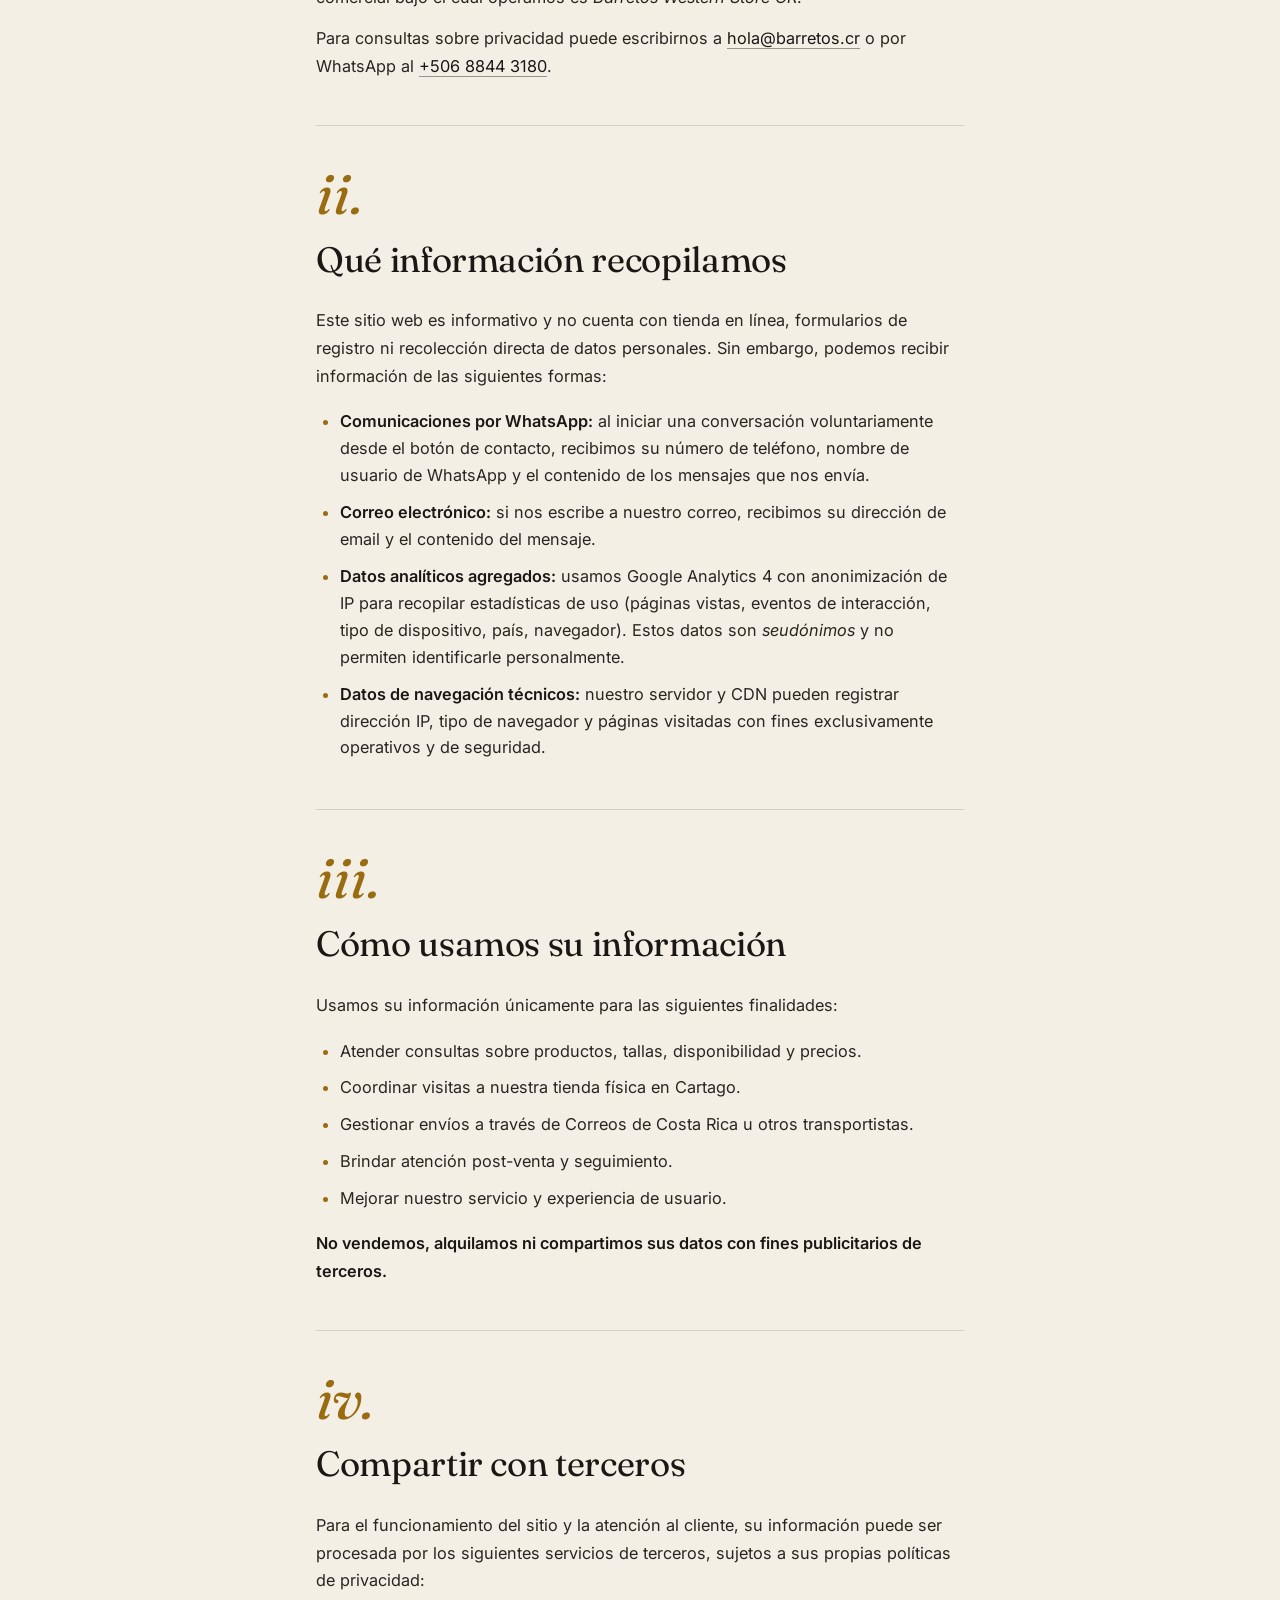
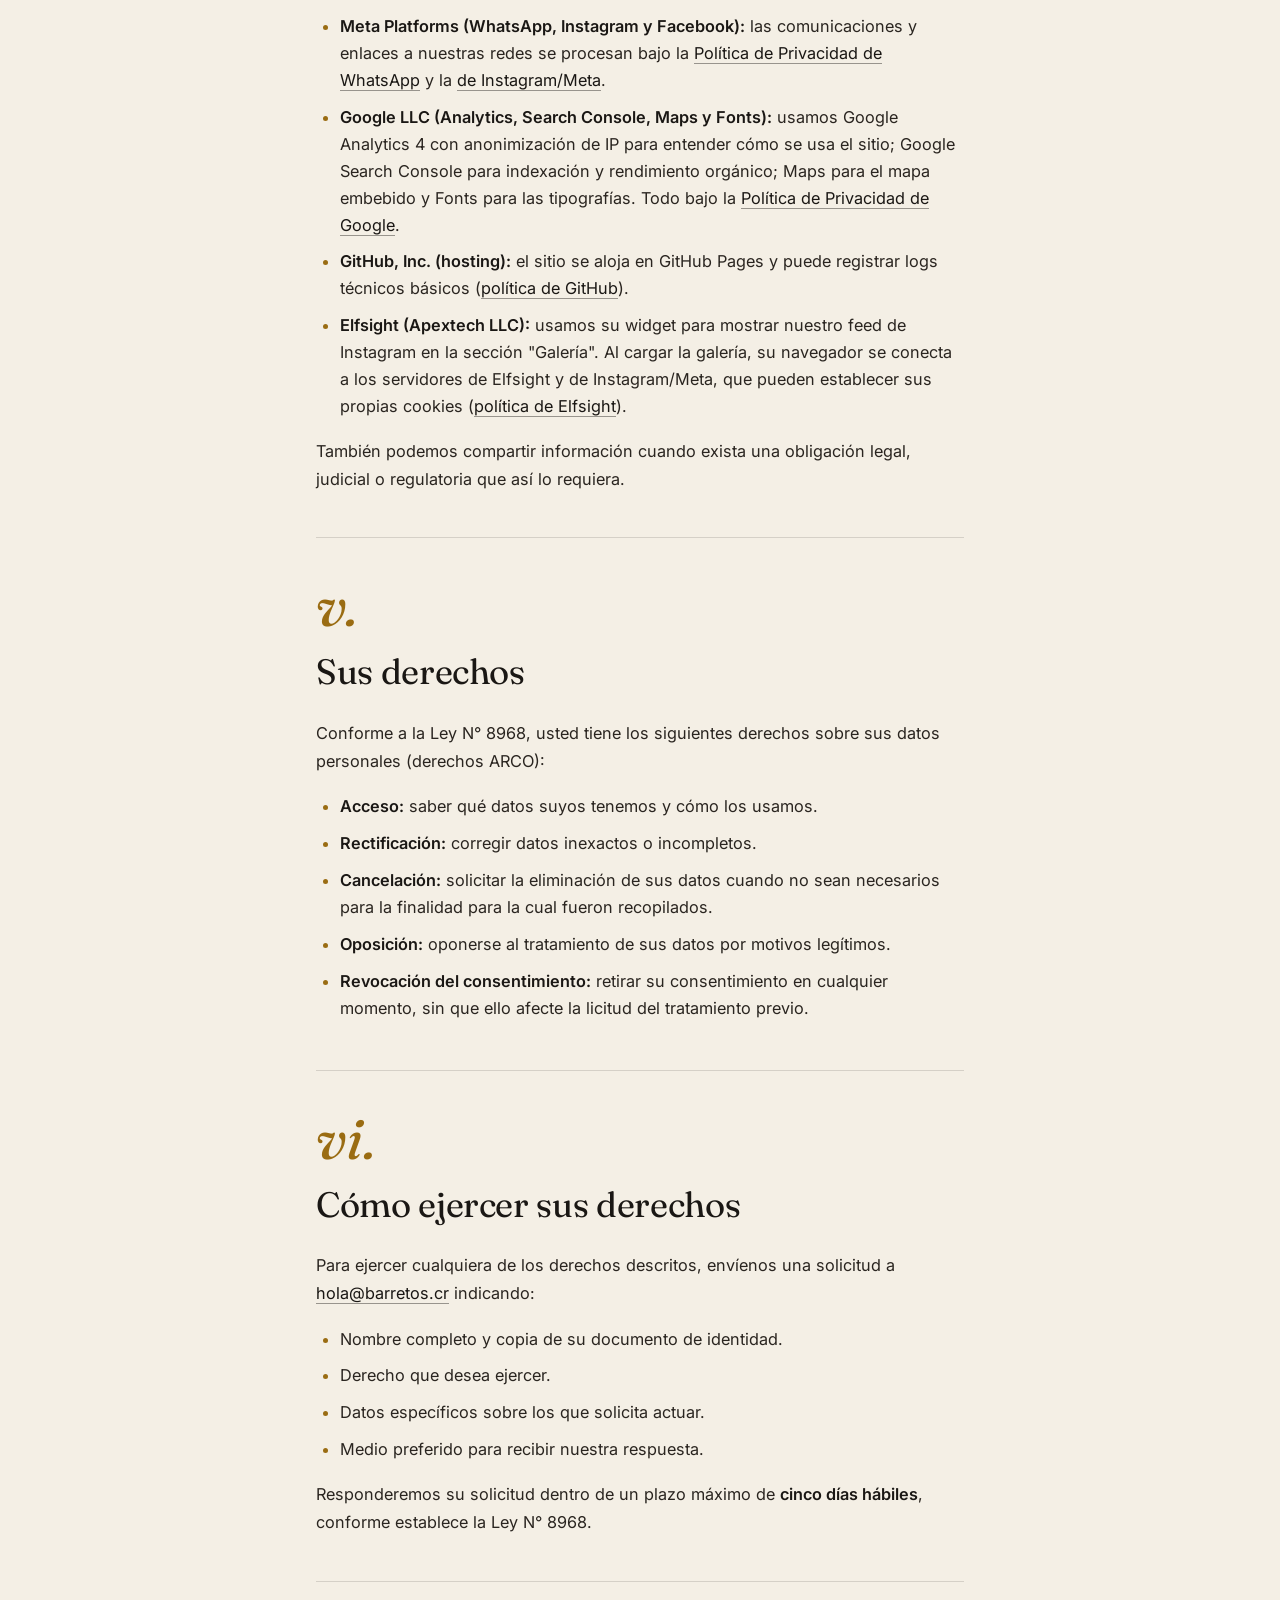
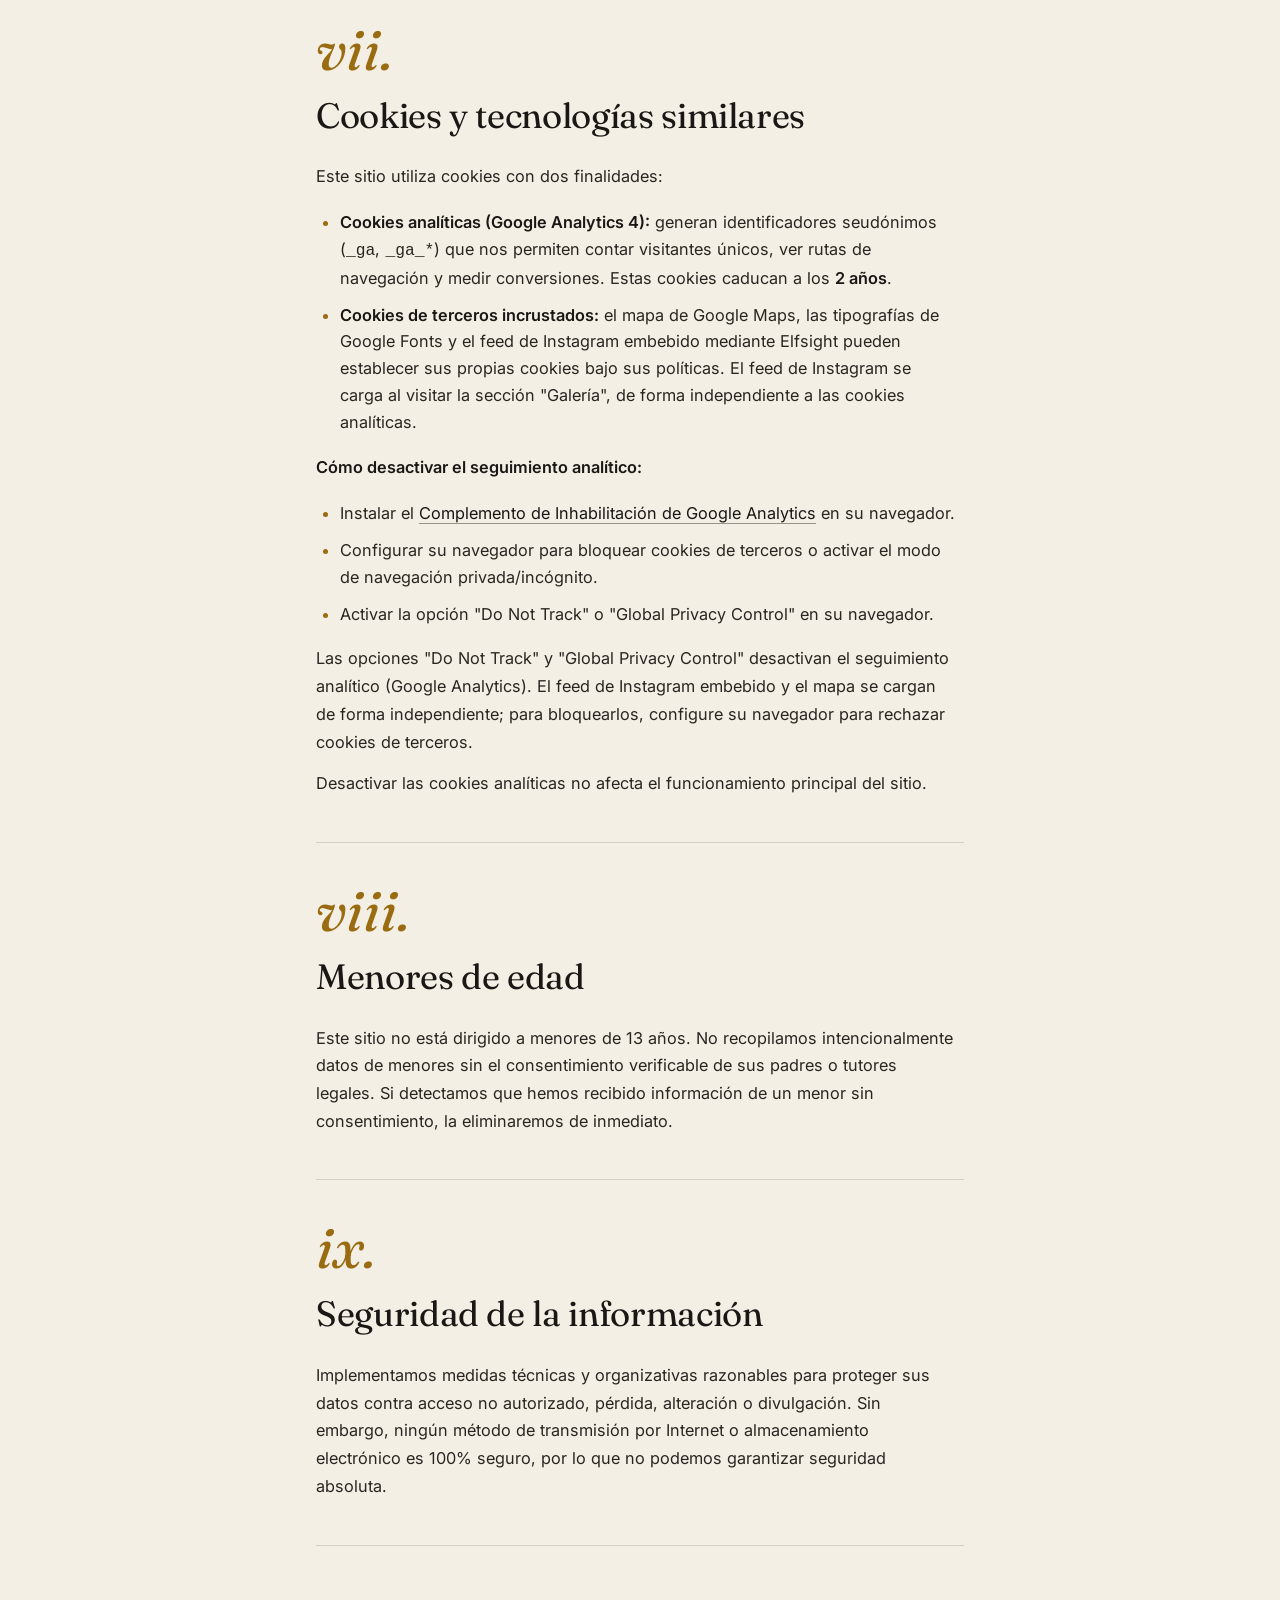
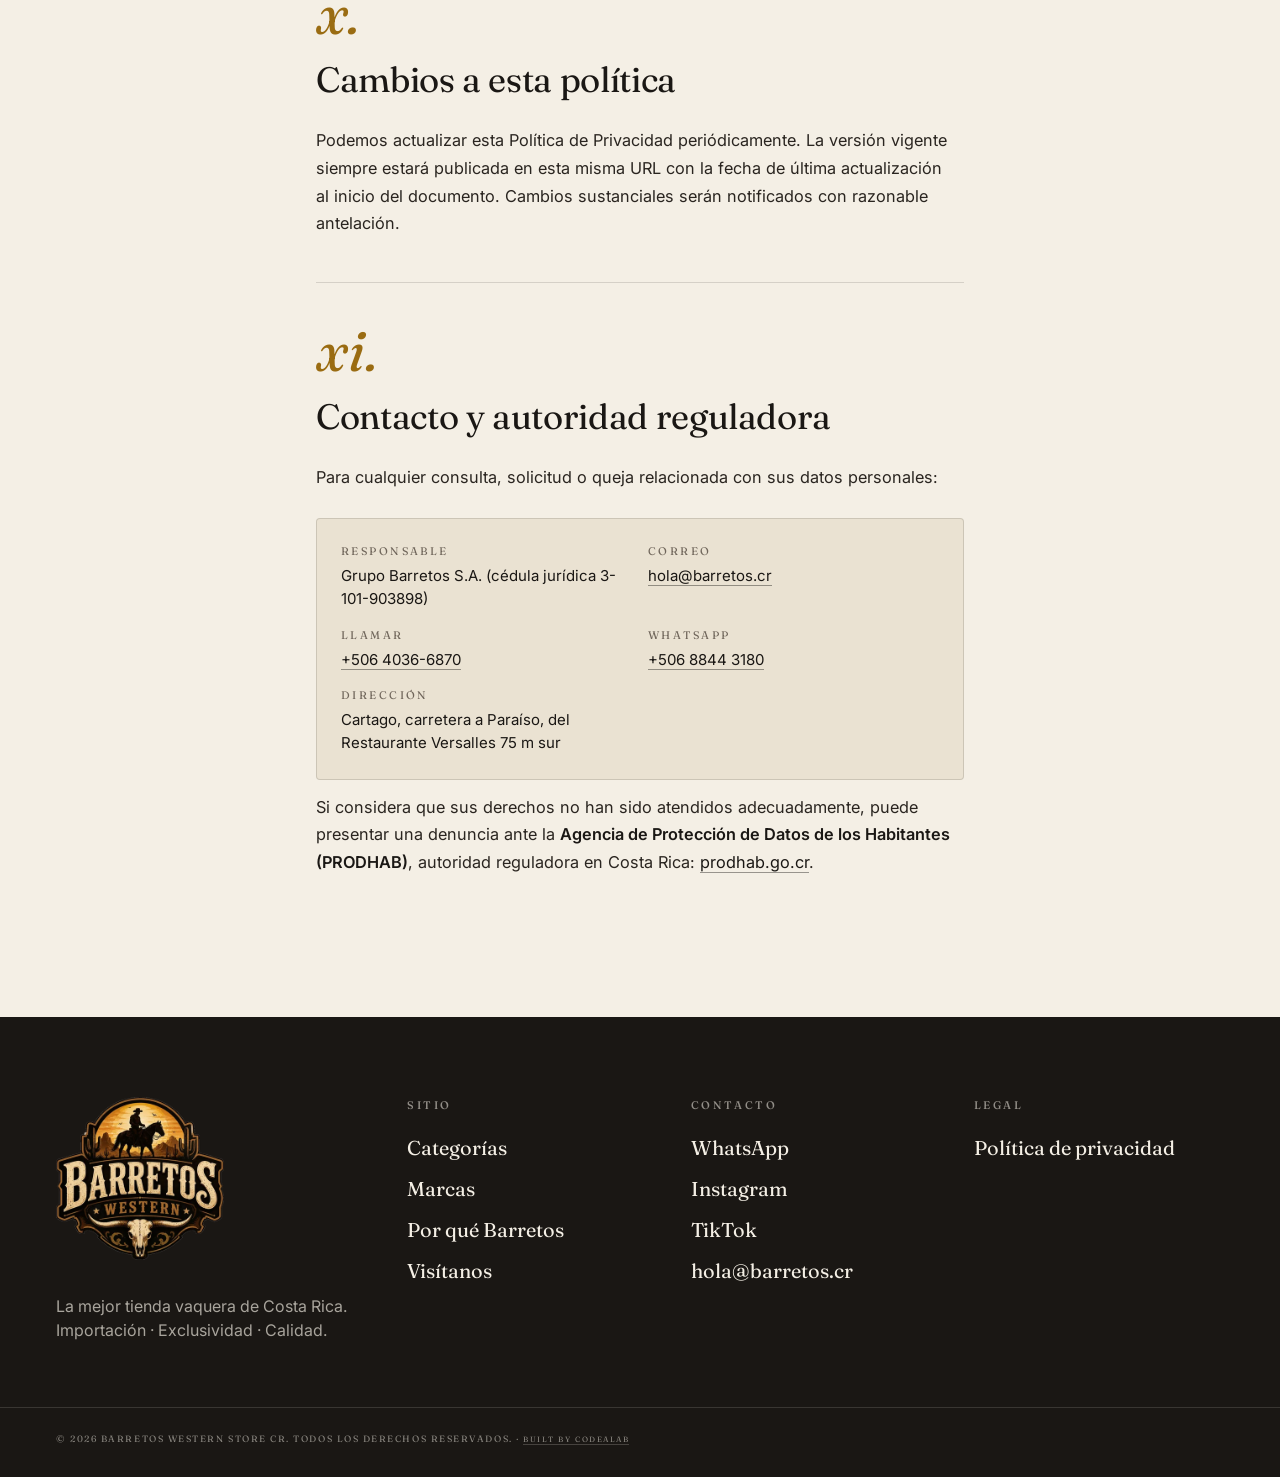
<file: privacidad/index.html>
<!doctype html>
<html lang="es-CR">
<head>
<meta charset="utf-8">
<meta name="viewport" content="width=device-width, initial-scale=1, viewport-fit=cover">
<meta name="theme-color" content="#1A1714">

<link rel="icon" href="../favicon.ico" sizes="any">
<link rel="icon" href="../assets/favicon.svg" type="image/svg+xml">
<link rel="apple-touch-icon" href="../apple-touch-icon.png">

<title>Política de Privacidad · Barretos Western Store CR</title>
<meta name="description" content="Política de privacidad de Barretos Western Store. Cómo recopilamos, usamos y protegemos sus datos personales conforme a la Ley N° 8968 de Costa Rica.">
<link rel="canonical" href="https://barretos.cr/privacidad/">

<meta name="google-site-verification" content="Bd5Yy27x1V4vq8RcGWsoRCzhiceaFvMi2qmmuk29bGI">

<meta property="og:type" content="website">
<meta property="og:locale" content="es_CR">
<meta property="og:site_name" content="Barretos Western Store">
<meta property="og:title" content="Política de Privacidad · Barretos Western Store CR">
<meta property="og:description" content="Cómo recopilamos, usamos y protegemos sus datos personales.">
<meta property="og:url" content="https://barretos.cr/privacidad/">
<meta property="og:image" content="https://barretos.cr/og.jpg">
<meta property="og:image:width" content="1200">
<meta property="og:image:height" content="630">
<meta property="og:image:type" content="image/jpeg">
<meta property="og:image:alt" content="Logo de Barretos Western Store sobre fondo crema">
<meta name="twitter:card" content="summary_large_image">
<meta name="twitter:image" content="https://barretos.cr/og.jpg">
<meta name="twitter:image:alt" content="Logo de Barretos Western Store">

<link rel="preconnect" href="https://fonts.googleapis.com">
<link rel="preconnect" href="https://fonts.gstatic.com" crossorigin>
<link href="https://fonts.googleapis.com/css2?family=Fraunces:ital,opsz,wght,SOFT@0,9..144,300..900,30..100;1,9..144,300..900,30..100&family=Inter:wght@300;400;500;600;700&display=swap" rel="stylesheet" media="print" onload="this.media='all'">
<noscript><link href="https://fonts.googleapis.com/css2?family=Fraunces:ital,opsz,wght,SOFT@0,9..144,300..900,30..100;1,9..144,300..900,30..100&family=Inter:wght@300;400;500;600;700&display=swap" rel="stylesheet"></noscript>

<link rel="stylesheet" href="../assets/styles.css?v=20260622">
<link rel="stylesheet" href="../assets/legal.css?v=20260622">

<script type="application/ld+json">
{
  "@context": "https://schema.org",
  "@type": "WebPage",
  "name": "Política de Privacidad",
  "url": "https://barretos.cr/privacidad/",
  "inLanguage": "es-CR",
  "isPartOf": {
    "@type": "WebSite",
    "name": "Barretos Western Store",
    "url": "https://barretos.cr"
  },
  "datePublished": "2026-06-08",
  "dateModified": "2026-06-22",
  "publisher": {
    "@type": "ClothingStore",
    "name": "Barretos Western Store",
    "url": "https://barretos.cr",
    "logo": "https://barretos.cr/assets/logo-illustrated-800.webp"
  }
}
</script>

<script type="application/ld+json">
{
  "@context": "https://schema.org",
  "@type": "BreadcrumbList",
  "itemListElement": [
    {
      "@type": "ListItem",
      "position": 1,
      "name": "Inicio",
      "item": "https://barretos.cr/"
    },
    {
      "@type": "ListItem",
      "position": 2,
      "name": "Política de privacidad",
      "item": "https://barretos.cr/privacidad/"
    }
  ]
}
</script>
</head>
<body>

<a class="skip-link" href="#main">Saltar al contenido</a>

<header class="site-header" data-header>
  <div class="container header-inner">
    <button class="nav-toggle" data-nav-toggle aria-label="Abrir menú" aria-expanded="false" aria-controls="mobile-nav">
      <span></span><span></span><span></span>
    </button>

    <nav class="site-nav site-nav--left" aria-label="Navegación principal izquierda">
      <ul>
        <li><a href="../#categorias">Categorías</a></li>
        <li><a href="../#marcas">Marcas</a></li>
        <li><a href="../#por-que">Por qué Barretos</a></li>
      </ul>
    </nav>

    <a class="brand" href="../" aria-label="Barretos Western Store, inicio">
      <img class="brand-mark" src="../assets/logo-illustrated-400.webp" srcset="../assets/logo-illustrated-400.webp 400w, ../assets/logo-illustrated-800.webp 800w" sizes="(min-width: 860px) 140px, 96px" width="1211" height="1174" alt="Barretos Western Store CR">
    </a>

    <nav class="site-nav site-nav--right" aria-label="Navegación principal derecha">
      <ul>
        <li><a href="../#instagram">Galería</a></li>
        <li><a href="../#visitenos">Visítenos</a></li>
        <li><a href="../#connect">Contacto</a></li>
      </ul>
    </nav>

    <span class="header-spacer" aria-hidden="true"></span>
  </div>

  <div class="mobile-nav" id="mobile-nav" hidden>
    <ul>
      <li><a href="../#categorias">Categorías</a></li>
      <li><a href="../#marcas">Marcas</a></li>
      <li><a href="../#por-que">Por qué Barretos</a></li>
      <li><a href="../#instagram">Galería</a></li>
      <li><a href="../#visitenos">Visítenos</a></li>
      <li><a href="../#connect">Contacto</a></li>
    </ul>
  </div>
</header>

<a class="fab-whatsapp" href="https://wa.me/50688443180?text=Hola%20Barretos" rel="noopener" aria-label="Escribir por WhatsApp">
  <svg viewBox="0 0 24 24" width="28" height="28" aria-hidden="true">
    <path fill="currentColor" d="M17.5 14.4c-.3-.1-1.7-.8-2-.9-.3-.1-.5-.2-.7.2-.2.3-.8.9-1 1.1-.2.2-.4.2-.7.1-.3-.1-1.3-.5-2.5-1.5-.9-.8-1.5-1.8-1.7-2.1-.2-.3 0-.5.1-.6.1-.1.3-.4.4-.5.2-.2.2-.3.3-.5.1-.2 0-.4 0-.5-.1-.1-.7-1.7-1-2.3-.2-.5-.5-.5-.7-.5h-.6c-.2 0-.5.1-.8.4-.3.3-1 1-1 2.4 0 1.5 1 2.8 1.2 3 .1.2 2.1 3.2 5 4.4.7.3 1.3.5 1.7.6.7.2 1.4.2 1.9.1.6-.1 1.7-.7 2-1.4.2-.7.2-1.2.2-1.4 0-.1-.2-.2-.5-.4M12 2.2C6.6 2.2 2.2 6.6 2.2 12c0 1.7.4 3.3 1.3 4.8L2.1 22l5.3-1.4c1.4.8 3 1.2 4.6 1.2 5.4 0 9.8-4.4 9.8-9.8S17.4 2.2 12 2.2"/>
  </svg>
  <span class="fab-label">WhatsApp</span>
</a>

<main id="main" class="legal-page">
  <article class="legal-article container">

    <header class="legal-head">
      <p class="eyebrow">
        <span class="rule"></span>
        Documento legal · Última actualización 22 de junio, 2026
      </p>
      <h1 class="display display--md">
        Política de <em>Privacidad</em>.
      </h1>
      <p class="lead">
        En Barretos Western Store respetamos su privacidad y nos
        comprometemos a proteger sus datos personales conforme a la
        <strong>Ley N° 8968</strong> de Protección de la Persona frente al
        Tratamiento de sus Datos Personales y su Reglamento.
      </p>
    </header>

    <nav class="legal-toc" aria-label="Tabla de contenidos">
      <h2>Contenido</h2>
      <ol>
        <li><a href="#responsable">Identificación del responsable</a></li>
        <li><a href="#datos">Qué información recopilamos</a></li>
        <li><a href="#uso">Cómo usamos su información</a></li>
        <li><a href="#terceros">Compartir con terceros</a></li>
        <li><a href="#derechos">Sus derechos</a></li>
        <li><a href="#ejercer">Cómo ejercer sus derechos</a></li>
        <li><a href="#cookies">Cookies y tecnologías similares</a></li>
        <li><a href="#menores">Menores de edad</a></li>
        <li><a href="#seguridad">Seguridad de la información</a></li>
        <li><a href="#cambios">Cambios a esta política</a></li>
        <li><a href="#contacto">Contacto y autoridad reguladora</a></li>
      </ol>
    </nav>

    <section id="responsable" class="legal-section">
      <span class="legal-num">i.</span>
      <h2>Identificación del responsable</h2>
      <p>
        El responsable del tratamiento de sus datos personales es
        <strong>Grupo Barretos Sociedad Anónima</strong>, cédula jurídica
        <strong>3-101-903898</strong>, con domicilio en Cartago, carretera
        a Paraíso, del Restaurante Versalles 75 metros sur, Costa Rica.
        El nombre comercial bajo el cual operamos es
        <em>Barretos Western Store CR</em>.
      </p>
      <p>
        Para consultas sobre privacidad puede escribirnos a
        <a href="mailto:hola@barretos.cr">hola@barretos.cr</a> o por
        WhatsApp al <a href="tel:+50688443180">+506 8844 3180</a>.
      </p>
    </section>

    <section id="datos" class="legal-section">
      <span class="legal-num">ii.</span>
      <h2>Qué información recopilamos</h2>
      <p>
        Este sitio web es informativo y no cuenta con tienda en línea,
        formularios de registro ni recolección directa de datos personales.
        Sin embargo, podemos recibir información de las siguientes formas:
      </p>
      <ul>
        <li>
          <strong>Comunicaciones por WhatsApp:</strong> al iniciar una
          conversación voluntariamente desde el botón de contacto, recibimos
          su número de teléfono, nombre de usuario de WhatsApp y el
          contenido de los mensajes que nos envía.
        </li>
        <li>
          <strong>Correo electrónico:</strong> si nos escribe a nuestro
          correo, recibimos su dirección de email y el contenido del mensaje.
        </li>
        <li>
          <strong>Datos analíticos agregados:</strong> usamos Google
          Analytics 4 con anonimización de IP para recopilar estadísticas
          de uso (páginas vistas, eventos de interacción, tipo de
          dispositivo, país, navegador). Estos datos son <em>seudónimos</em>
          y no permiten identificarle personalmente.
        </li>
        <li>
          <strong>Datos de navegación técnicos:</strong> nuestro servidor
          y CDN pueden registrar dirección IP, tipo de navegador y páginas
          visitadas con fines exclusivamente operativos y de seguridad.
        </li>
      </ul>
    </section>

    <section id="uso" class="legal-section">
      <span class="legal-num">iii.</span>
      <h2>Cómo usamos su información</h2>
      <p>Usamos su información únicamente para las siguientes finalidades:</p>
      <ul>
        <li>Atender consultas sobre productos, tallas, disponibilidad y precios.</li>
        <li>Coordinar visitas a nuestra tienda física en Cartago.</li>
        <li>Gestionar envíos a través de Correos de Costa Rica u otros transportistas.</li>
        <li>Brindar atención post-venta y seguimiento.</li>
        <li>Mejorar nuestro servicio y experiencia de usuario.</li>
      </ul>
      <p>
        <strong>No vendemos, alquilamos ni compartimos sus datos con fines
        publicitarios de terceros.</strong>
      </p>
    </section>

    <section id="terceros" class="legal-section">
      <span class="legal-num">iv.</span>
      <h2>Compartir con terceros</h2>
      <p>
        Para el funcionamiento del sitio y la atención al cliente, su
        información puede ser procesada por los siguientes servicios de
        terceros, sujetos a sus propias políticas de privacidad:
      </p>
      <ul>
        <li>
          <strong>Meta Platforms (WhatsApp, Instagram y Facebook):</strong>
          las comunicaciones y enlaces a nuestras redes se procesan bajo la
          <a href="https://www.whatsapp.com/legal/privacy-policy" rel="noopener" target="_blank">Política de Privacidad de WhatsApp</a>
          y la
          <a href="https://privacycenter.instagram.com/policy" rel="noopener" target="_blank">de Instagram/Meta</a>.
        </li>
        <li>
          <strong>Google LLC (Analytics, Search Console, Maps y Fonts):</strong>
          usamos Google Analytics 4 con anonimización de IP para entender
          cómo se usa el sitio; Google Search Console para indexación y
          rendimiento orgánico; Maps para el mapa embebido y Fonts para las
          tipografías. Todo bajo la
          <a href="https://policies.google.com/privacy" rel="noopener" target="_blank">Política de Privacidad de Google</a>.
        </li>
        <li>
          <strong>GitHub, Inc. (hosting):</strong> el sitio se aloja en
          GitHub Pages y puede registrar logs técnicos básicos
          (<a href="https://docs.github.com/en/site-policy/privacy-policies/github-privacy-statement" rel="noopener" target="_blank">política de GitHub</a>).
        </li>
        <li>
          <strong>Elfsight (Apextech LLC):</strong> usamos su widget para
          mostrar nuestro feed de Instagram en la sección "Galería". Al
          cargar la galería, su navegador se conecta a los servidores de
          Elfsight y de Instagram/Meta, que pueden establecer sus propias
          cookies (<a href="https://elfsight.com/privacy-policy/" rel="noopener" target="_blank">política de Elfsight</a>).
        </li>
      </ul>
      <p>
        También podemos compartir información cuando exista una obligación
        legal, judicial o regulatoria que así lo requiera.
      </p>
    </section>

    <section id="derechos" class="legal-section">
      <span class="legal-num">v.</span>
      <h2>Sus derechos</h2>
      <p>
        Conforme a la Ley N° 8968, usted tiene los siguientes derechos
        sobre sus datos personales (derechos ARCO):
      </p>
      <ul>
        <li><strong>Acceso:</strong> saber qué datos suyos tenemos y cómo los usamos.</li>
        <li><strong>Rectificación:</strong> corregir datos inexactos o incompletos.</li>
        <li><strong>Cancelación:</strong> solicitar la eliminación de sus datos cuando no sean necesarios para la finalidad para la cual fueron recopilados.</li>
        <li><strong>Oposición:</strong> oponerse al tratamiento de sus datos por motivos legítimos.</li>
        <li><strong>Revocación del consentimiento:</strong> retirar su consentimiento en cualquier momento, sin que ello afecte la licitud del tratamiento previo.</li>
      </ul>
    </section>

    <section id="ejercer" class="legal-section">
      <span class="legal-num">vi.</span>
      <h2>Cómo ejercer sus derechos</h2>
      <p>
        Para ejercer cualquiera de los derechos descritos, envíenos una
        solicitud a <a href="mailto:hola@barretos.cr">hola@barretos.cr</a>
        indicando:
      </p>
      <ul>
        <li>Nombre completo y copia de su documento de identidad.</li>
        <li>Derecho que desea ejercer.</li>
        <li>Datos específicos sobre los que solicita actuar.</li>
        <li>Medio preferido para recibir nuestra respuesta.</li>
      </ul>
      <p>
        Responderemos su solicitud dentro de un plazo máximo de
        <strong>cinco días hábiles</strong>, conforme establece la Ley N° 8968.
      </p>
    </section>

    <section id="cookies" class="legal-section">
      <span class="legal-num">vii.</span>
      <h2>Cookies y tecnologías similares</h2>
      <p>
        Este sitio utiliza cookies con dos finalidades:
      </p>
      <ul>
        <li>
          <strong>Cookies analíticas (Google Analytics 4):</strong> generan
          identificadores seudónimos (<code>_ga</code>, <code>_ga_*</code>)
          que nos permiten contar visitantes únicos, ver rutas de navegación
          y medir conversiones. Estas cookies caducan a los <strong>2 años</strong>.
        </li>
        <li>
          <strong>Cookies de terceros incrustados:</strong> el mapa de
          Google Maps, las tipografías de Google Fonts y el feed de
          Instagram embebido mediante Elfsight pueden establecer sus
          propias cookies bajo sus políticas. El feed de Instagram se
          carga al visitar la sección "Galería", de forma independiente a
          las cookies analíticas.
        </li>
      </ul>
      <p>
        <strong>Cómo desactivar el seguimiento analítico:</strong>
      </p>
      <ul>
        <li>
          Instalar el
          <a href="https://tools.google.com/dlpage/gaoptout" rel="noopener" target="_blank">Complemento de Inhabilitación de Google Analytics</a>
          en su navegador.
        </li>
        <li>
          Configurar su navegador para bloquear cookies de terceros o
          activar el modo de navegación privada/incógnito.
        </li>
        <li>
          Activar la opción "Do Not Track" o "Global Privacy Control" en
          su navegador.
        </li>
      </ul>
      <p>
        Las opciones "Do Not Track" y "Global Privacy Control" desactivan
        el seguimiento analítico (Google Analytics). El feed de Instagram
        embebido y el mapa se cargan de forma independiente; para
        bloquearlos, configure su navegador para rechazar cookies de
        terceros.
      </p>
      <p>
        Desactivar las cookies analíticas no afecta el funcionamiento
        principal del sitio.
      </p>
    </section>

    <section id="menores" class="legal-section">
      <span class="legal-num">viii.</span>
      <h2>Menores de edad</h2>
      <p>
        Este sitio no está dirigido a menores de 13 años. No recopilamos
        intencionalmente datos de menores sin el consentimiento verificable
        de sus padres o tutores legales. Si detectamos que hemos recibido
        información de un menor sin consentimiento, la eliminaremos de
        inmediato.
      </p>
    </section>

    <section id="seguridad" class="legal-section">
      <span class="legal-num">ix.</span>
      <h2>Seguridad de la información</h2>
      <p>
        Implementamos medidas técnicas y organizativas razonables para
        proteger sus datos contra acceso no autorizado, pérdida, alteración
        o divulgación. Sin embargo, ningún método de transmisión por
        Internet o almacenamiento electrónico es 100% seguro, por lo que
        no podemos garantizar seguridad absoluta.
      </p>
    </section>

    <section id="cambios" class="legal-section">
      <span class="legal-num">x.</span>
      <h2>Cambios a esta política</h2>
      <p>
        Podemos actualizar esta Política de Privacidad periódicamente. La
        versión vigente siempre estará publicada en esta misma URL con la
        fecha de última actualización al inicio del documento. Cambios
        sustanciales serán notificados con razonable antelación.
      </p>
    </section>

    <section id="contacto" class="legal-section">
      <span class="legal-num">xi.</span>
      <h2>Contacto y autoridad reguladora</h2>
      <p>
        Para cualquier consulta, solicitud o queja relacionada con sus
        datos personales:
      </p>
      <dl class="legal-contact">
        <div>
          <dt>Responsable</dt>
          <dd>Grupo Barretos S.A. (cédula jurídica 3-101-903898)</dd>
        </div>
        <div>
          <dt>Correo</dt>
          <dd><a href="mailto:hola@barretos.cr">hola@barretos.cr</a></dd>
        </div>
        <div>
          <dt>Llamar</dt>
          <dd><a href="tel:+50640366870">+506 4036-6870</a></dd>
        </div>
        <div>
          <dt>WhatsApp</dt>
          <dd><a href="https://wa.me/50688443180" rel="noopener">+506 8844 3180</a></dd>
        </div>
        <div>
          <dt>Dirección</dt>
          <dd>Cartago, carretera a Paraíso, del Restaurante Versalles 75 m sur</dd>
        </div>
      </dl>
      <p>
        Si considera que sus derechos no han sido atendidos adecuadamente,
        puede presentar una denuncia ante la
        <strong>Agencia de Protección de Datos de los Habitantes
        (PRODHAB)</strong>, autoridad reguladora en Costa Rica:
        <a href="https://www.prodhab.go.cr" rel="noopener" target="_blank">prodhab.go.cr</a>.
      </p>
    </section>

  </article>
</main>

<footer class="site-footer">
  <div class="container footer-grid">
    <div class="footer-brand">
      <img class="footer-logo" src="../assets/logo-illustrated-400.webp" srcset="../assets/logo-illustrated-400.webp 400w, ../assets/logo-illustrated-800.webp 800w" sizes="168px" width="1211" height="1174" alt="Barretos Western Store CR" loading="lazy">
      <p>La mejor tienda vaquera de Costa Rica.<br>Importación · Exclusividad · Calidad.</p>
    </div>

    <nav aria-label="Navegación pie de página" class="footer-nav">
      <h3>Sitio</h3>
      <ul>
        <li><a href="../#categorias">Categorías</a></li>
        <li><a href="../#marcas">Marcas</a></li>
        <li><a href="../#por-que">Por qué Barretos</a></li>
        <li><a href="../#visitenos">Visítanos</a></li>
      </ul>
    </nav>

    <div class="footer-nav">
      <h3>Contacto</h3>
      <ul>
        <li><a href="https://wa.me/50688443180" rel="noopener">WhatsApp</a></li>
        <li><a href="https://instagram.com/barretoscr" rel="noopener">Instagram</a></li>
        <li><a href="https://tiktok.com/@barretoscr" rel="noopener">TikTok</a></li>
        <li><a href="mailto:hola@barretos.cr">hola@barretos.cr</a></li>
      </ul>
    </div>

    <div class="footer-nav">
      <h3>Legal</h3>
      <ul>
        <li><a href="./">Política de privacidad</a></li>
      </ul>
    </div>
  </div>

  <div class="container footer-bottom">
    <small>© <span data-year>2026</span> Barretos Western Store CR. Todos los derechos reservados. · <a class="built-by" href="https://codealab.com" rel="noopener" target="_blank">Built by CodeaLab</a></small>
  </div>
</footer>

<script src="../assets/script.js" defer></script>

<!-- Google Analytics 4 — honra DNT / Global Privacy Control -->
<script>
  (function () {
    var dnt = navigator.doNotTrack === "1"
           || navigator.doNotTrack === "yes"
           || window.doNotTrack === "1"
           || navigator.msDoNotTrack === "1"
           || navigator.globalPrivacyControl === true;
    if (dnt) return;

    var s = document.createElement("script");
    s.async = true;
    s.src = "https://www.googletagmanager.com/gtag/js?id=G-MLCG6GS7YJ";
    document.head.appendChild(s);

    window.dataLayer = window.dataLayer || [];
    function gtag() { window.dataLayer.push(arguments); }
    window.gtag = gtag;
    gtag("js", new Date());
    gtag("config", "G-MLCG6GS7YJ", {
      anonymize_ip: true,
      cookie_flags: "SameSite=Strict;Secure"
    });
  })();
</script>

</body>
</html>
</file>
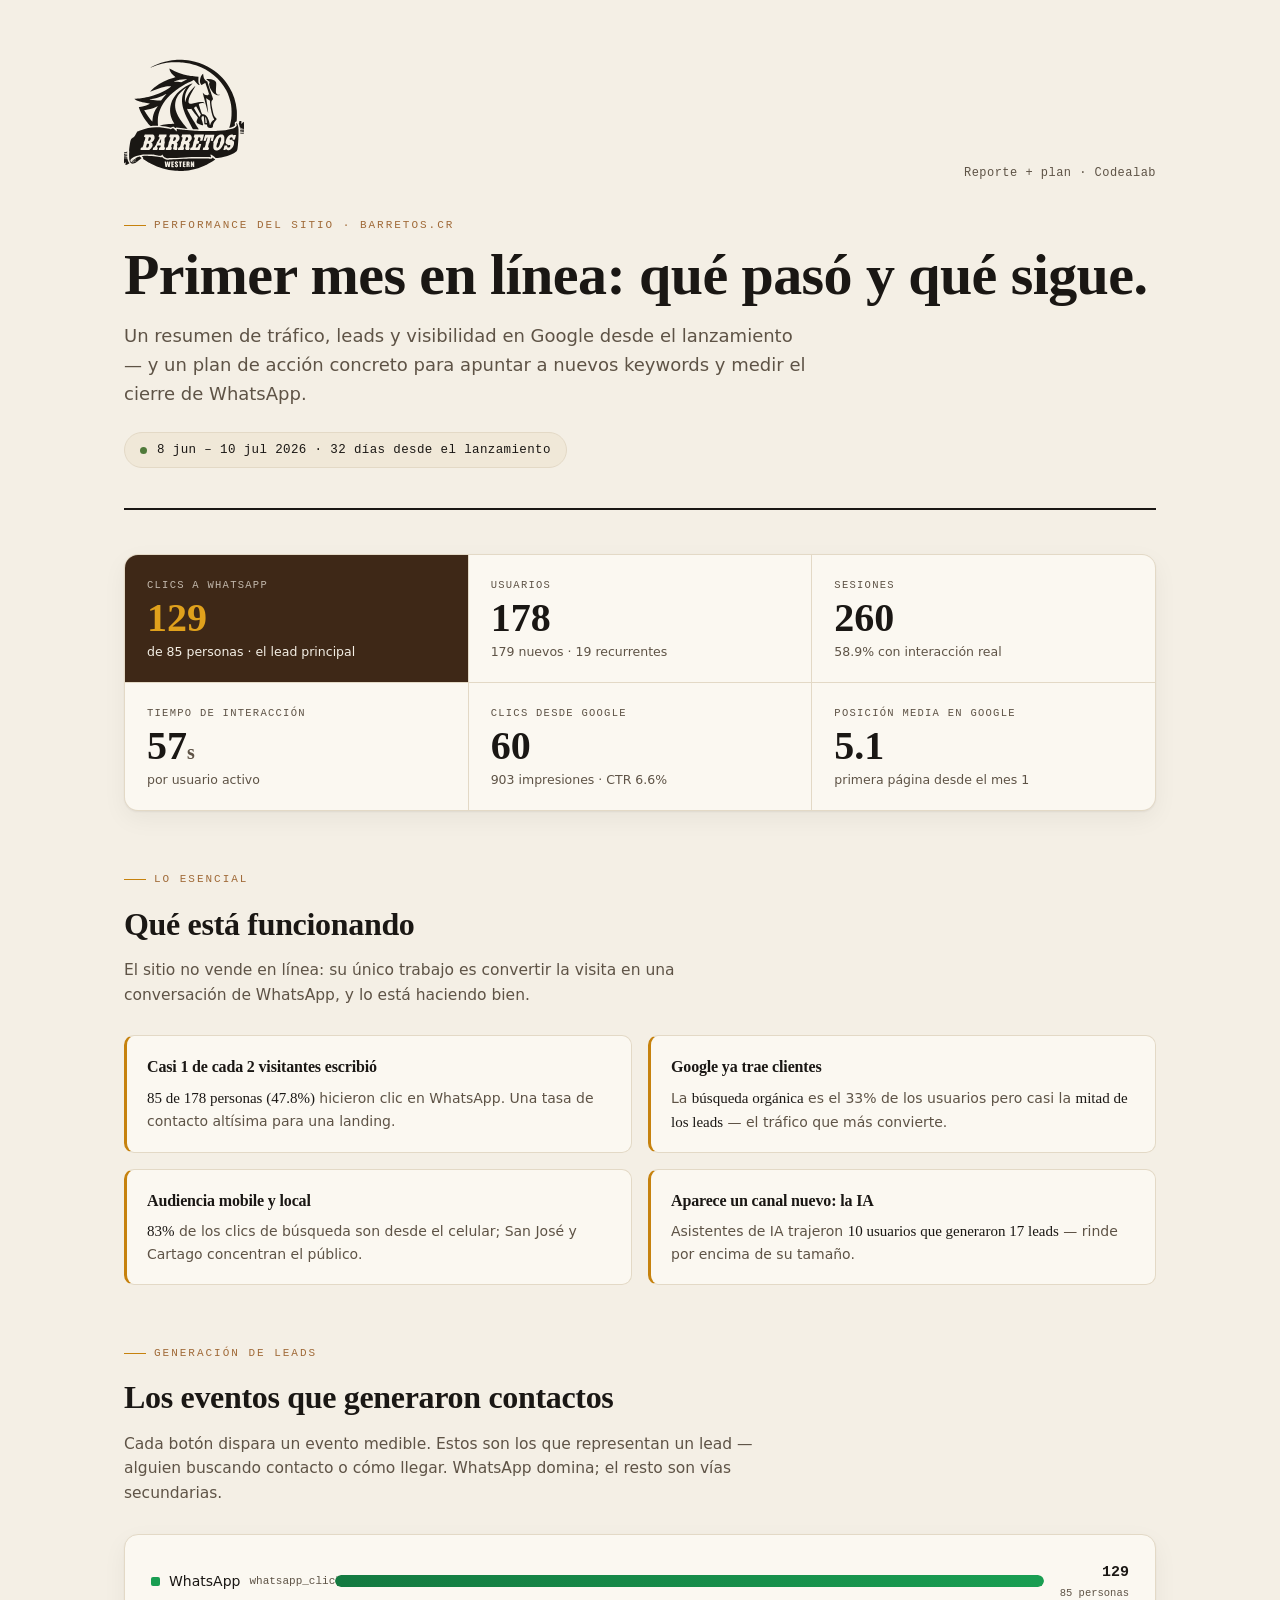
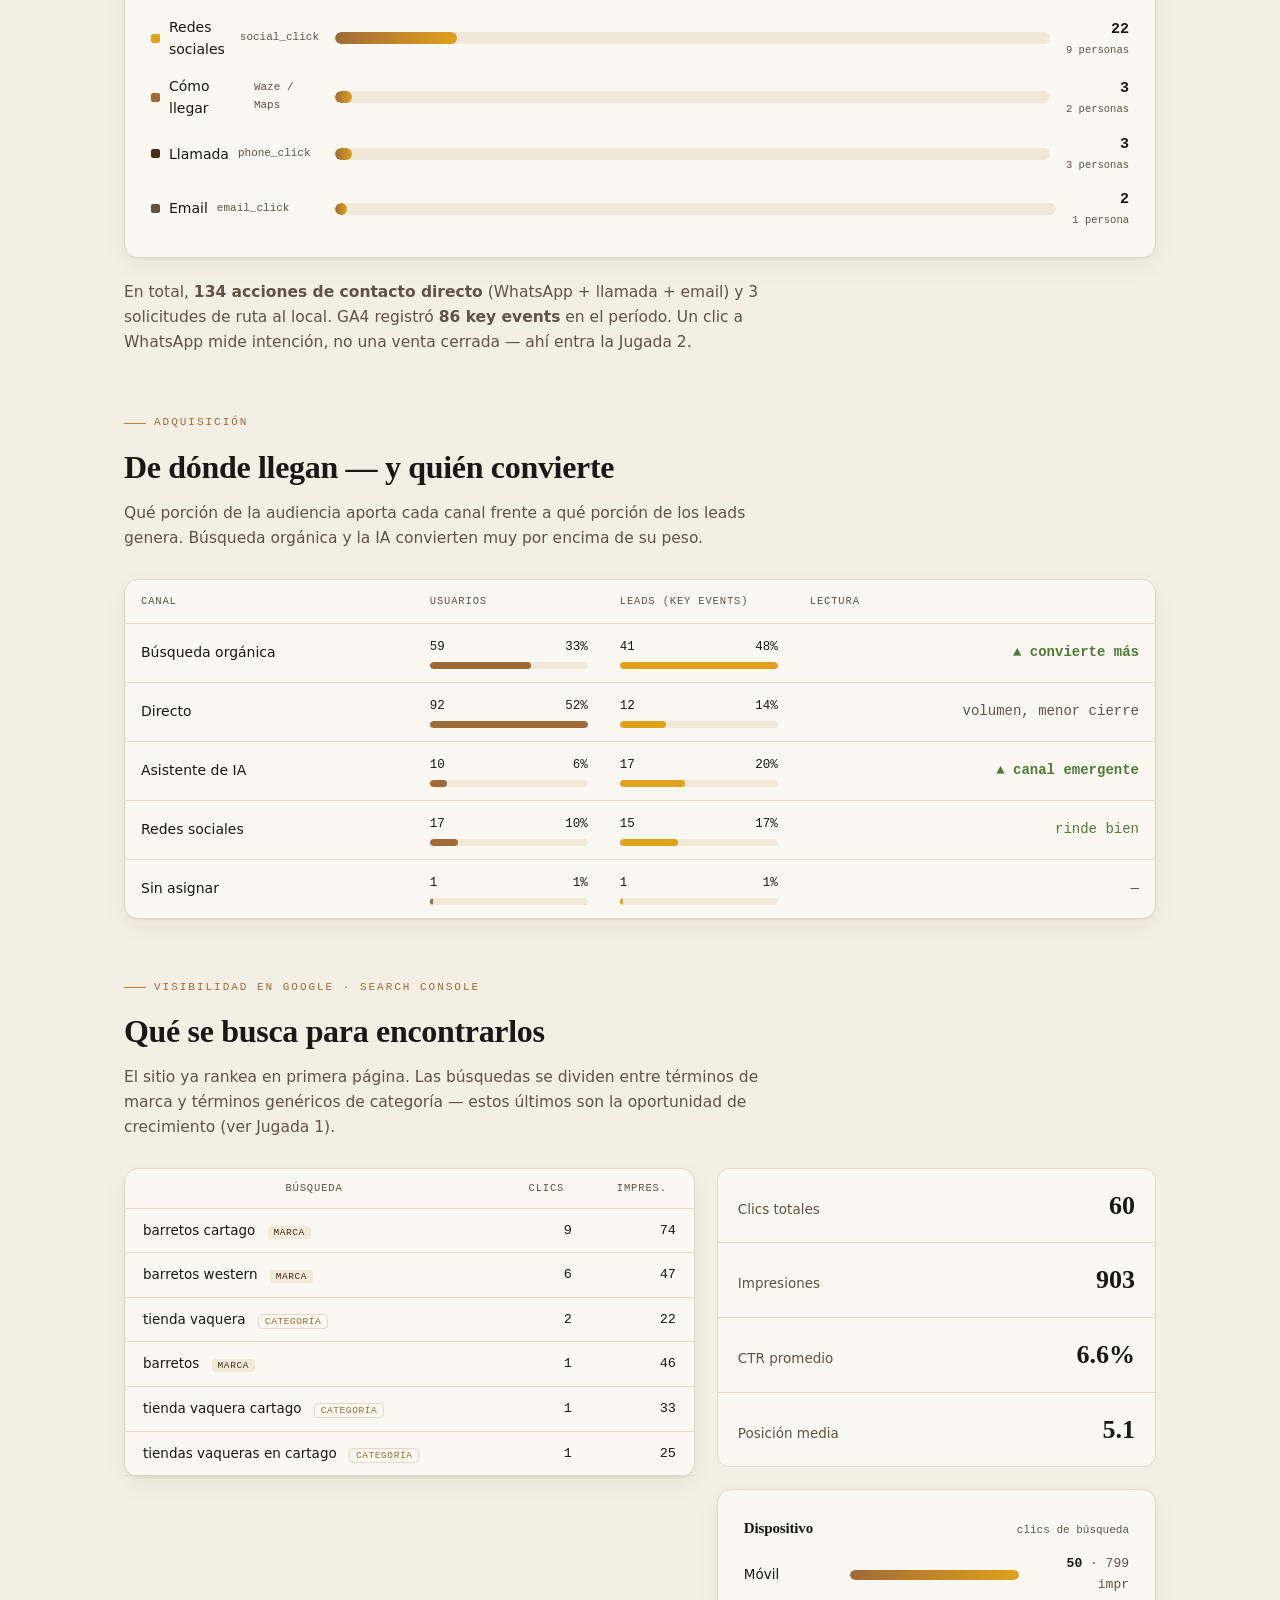
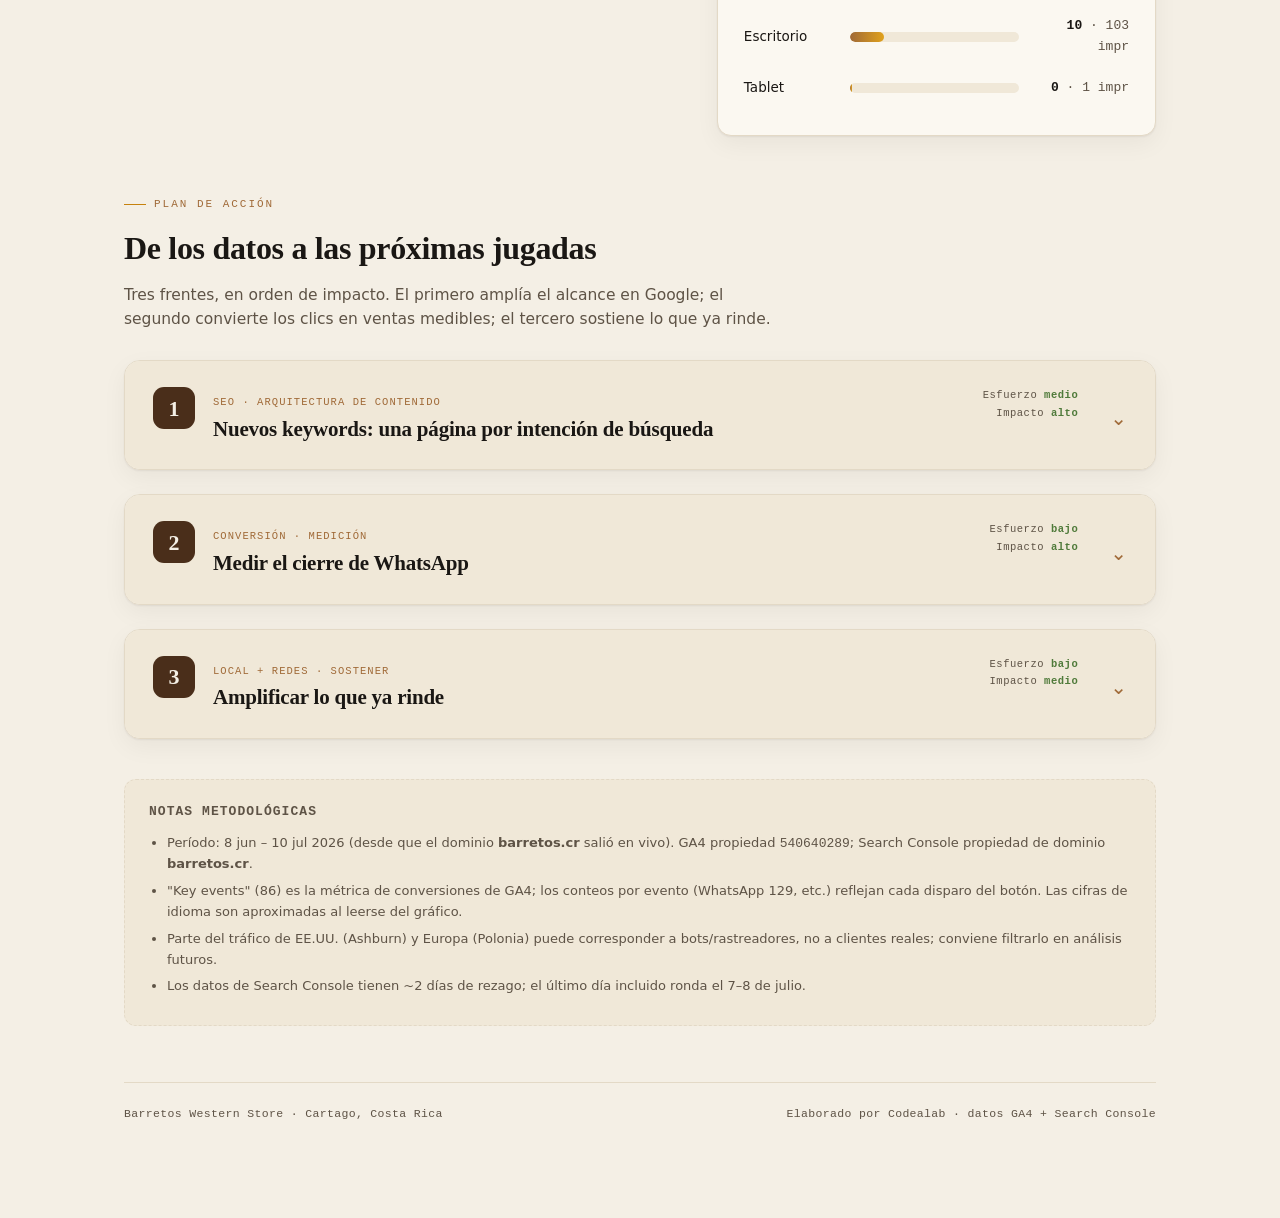
<file: reporte.html>
<!DOCTYPE html>
<html lang="es">
<head>
<meta charset="utf-8">
<meta name="viewport" content="width=device-width, initial-scale=1">
<meta name="robots" content="noindex, nofollow">
<meta name="theme-color" content="#F4EFE5" media="(prefers-color-scheme: light)">
<meta name="theme-color" content="#17120E" media="(prefers-color-scheme: dark)">
<title>Reporte + Plan de Acción · Barretos Western Store</title>
<meta name="description" content="Reporte de performance de barretos.cr (Google Analytics + Search Console) desde el lanzamiento, con plan de acción para SEO y medición de WhatsApp.">
<link rel="icon" href="assets/logo.svg" type="image/svg+xml">
<style>
  :root {
    --bg: #F4EFE5;
    --surface: #FBF8F1;
    --surface-2: #F0E8D8;
    --ink: #1A1714;
    --ink-soft: #5E5346;
    --line: #E3D9C6;
    --accent: #C6820E;
    --accent-bright: #E0A11C;
    --tabaco: #4A2E1A;
    --miel: #A06A38;
    --whatsapp: #199E52;
    --good: #4F7A3A;
    --shadow: 0 1px 2px rgba(26,23,20,.06), 0 8px 24px rgba(26,23,20,.05);
    --serif: ui-serif, Georgia, "Iowan Old Style", "Times New Roman", serif;
    --sans: ui-sans-serif, system-ui, -apple-system, "Segoe UI", Roboto, sans-serif;
    --mono: ui-monospace, "SF Mono", "DM Mono", Menlo, Consolas, monospace;
  }
  @media (prefers-color-scheme: dark) {
    :root {
      --bg: #17120E; --surface: #211A14; --surface-2: #2A211A; --ink: #F1EADD;
      --ink-soft: #B3A48F; --line: #382C22; --accent: #E9B23C; --accent-bright: #F0BE4E;
      --tabaco: #E9B23C; --miel: #C68C52; --whatsapp: #35C46E; --good: #7FB05E;
      --shadow: 0 1px 2px rgba(0,0,0,.4), 0 10px 30px rgba(0,0,0,.35);
    }
  }
  :root[data-theme="light"] {
    --bg: #F4EFE5; --surface: #FBF8F1; --surface-2: #F0E8D8; --ink: #1A1714;
    --ink-soft: #5E5346; --line: #E3D9C6; --accent: #C6820E; --accent-bright: #E0A11C;
    --tabaco: #4A2E1A; --miel: #A06A38; --whatsapp: #199E52; --good: #4F7A3A;
    --shadow: 0 1px 2px rgba(26,23,20,.06), 0 8px 24px rgba(26,23,20,.05);
  }
  :root[data-theme="dark"] {
    --bg: #17120E; --surface: #211A14; --surface-2: #2A211A; --ink: #F1EADD;
    --ink-soft: #B3A48F; --line: #382C22; --accent: #E9B23C; --accent-bright: #F0BE4E;
    --tabaco: #E9B23C; --miel: #C68C52; --whatsapp: #35C46E; --good: #7FB05E;
    --shadow: 0 1px 2px rgba(0,0,0,.4), 0 10px 30px rgba(0,0,0,.35);
  }

  * { box-sizing: border-box; }
  body {
    margin: 0; background: var(--bg); color: var(--ink); font-family: var(--sans);
    line-height: 1.6; -webkit-font-smoothing: antialiased; font-feature-settings: "kern";
  }
  .wrap { max-width: 1080px; margin: 0 auto; padding: 0 24px 96px; }

  .eyebrow {
    font-family: var(--mono); font-size: 11px; letter-spacing: .18em; text-transform: uppercase;
    color: var(--miel); margin: 0 0 10px; display: flex; align-items: center; gap: 8px;
  }
  .eyebrow::before { content: ""; width: 22px; height: 1px; background: var(--accent); display: inline-block; }
  h1, h2, h3, h4 { font-family: var(--serif); font-weight: 600; text-wrap: balance; letter-spacing: -.01em; }
  .num { font-variant-numeric: tabular-nums; font-family: var(--mono); }
  a { color: var(--accent); }

  /* ---------- Masthead ---------- */
  header.mast { padding: 56px 0 40px; border-bottom: 2px solid var(--ink); margin-bottom: 44px; }
  .mast-top { display: flex; justify-content: space-between; align-items: baseline; flex-wrap: wrap; gap: 12px 20px; margin-bottom: 34px; }
  .brand { font-family: var(--serif); font-style: italic; font-size: 20px; font-weight: 600; letter-spacing: .01em; }
  .brand b { font-style: normal; color: var(--accent); }
  .brand-logo { display: block; width: 120px; height: 120px; background-color: var(--ink); -webkit-mask: url("assets/logo.svg") no-repeat center / contain; mask: url("assets/logo.svg") no-repeat center / contain; }
  @media (max-width: 760px) { .brand-logo { width: 92px; height: 92px; } }
  .mast-meta { font-family: var(--mono); font-size: 12px; color: var(--ink-soft); letter-spacing: .04em; }
  header.mast h1 { font-size: clamp(34px, 6vw, 58px); line-height: 1.02; margin: 0 0 18px; }
  header.mast .lede { font-size: 18px; color: var(--ink-soft); max-width: 60ch; margin: 0; }
  .period {
    display: inline-flex; align-items: center; gap: 10px; margin-top: 24px;
    font-family: var(--mono); font-size: 12.5px; letter-spacing: .03em;
    background: var(--surface-2); border: 1px solid var(--line); border-radius: 999px;
    padding: 7px 15px; color: var(--ink);
  }
  .period .dot { width: 7px; height: 7px; border-radius: 50%; background: var(--good); }

  /* ---------- KPI band ---------- */
  .kpis { display: grid; grid-template-columns: repeat(3, 1fr); gap: 1px; background: var(--line); border: 1px solid var(--line); border-radius: 14px; overflow: hidden; box-shadow: var(--shadow); }
  .kpi { background: var(--surface); padding: 22px 22px 20px; display: flex; flex-direction: column; gap: 3px; }
  .kpi .k-label { font-family: var(--mono); font-size: 10.5px; letter-spacing: .12em; text-transform: uppercase; color: var(--ink-soft); }
  .kpi .k-val { font-family: var(--serif); font-size: 40px; font-weight: 600; line-height: 1.05; font-variant-numeric: tabular-nums; }
  .kpi .k-val small { font-size: 20px; color: var(--ink-soft); font-family: var(--serif); }
  .kpi .k-sub { font-size: 12.5px; color: var(--ink-soft); }
  .kpi.hero-kpi { background: #3E2817; }
  .kpi.hero-kpi .k-label { color: rgba(244,239,229,.72); }
  .kpi.hero-kpi .k-val { color: var(--accent-bright); }
  .kpi.hero-kpi .k-sub { color: #F4EFE5; }
  .kpi.hero-kpi .k-val small { color: rgba(244,239,229,.7); }

  /* ---------- Sections ---------- */
  section { margin-top: 60px; }
  section > h2 { font-size: clamp(24px, 3.4vw, 32px); margin: 0 0 8px; }
  section > .sec-intro { color: var(--ink-soft); max-width: 66ch; margin: 0 0 28px; font-size: 15.5px; }

  .card { background: var(--surface); border: 1px solid var(--line); border-radius: 14px; box-shadow: var(--shadow); }
  .grid-2 { display: grid; grid-template-columns: 1.4fr 1fr; gap: 22px; align-items: start; }

  .bars { display: flex; flex-direction: column; gap: 14px; padding: 26px 26px 28px; }
  .bar-row { display: grid; grid-template-columns: 168px 1fr auto; align-items: center; gap: 16px; }
  .bar-row .b-name { font-size: 14px; font-weight: 500; display: flex; align-items: center; gap: 9px; }
  .bar-row .b-name .swatch { width: 9px; height: 9px; border-radius: 2px; flex: none; }
  .bar-row .b-name .sub { color: var(--ink-soft); font-family: var(--mono); font-size: 11px; font-weight: 400; }
  .track { height: 12px; background: var(--surface-2); border-radius: 999px; overflow: hidden; }
  .fill { height: 100%; border-radius: 999px; background: linear-gradient(90deg, var(--miel), var(--accent-bright)); }
  .fill.wa { background: linear-gradient(90deg, #147a41, var(--whatsapp)); }
  .b-val { font-family: var(--mono); font-variant-numeric: tabular-nums; font-size: 15px; font-weight: 600; min-width: 42px; text-align: right; }
  .b-val .vsub { display:block; font-size: 10.5px; color: var(--ink-soft); font-weight: 400; }

  .calls { display: grid; grid-template-columns: repeat(2, 1fr); gap: 16px; }
  .call { background: var(--surface); border: 1px solid var(--line); border-left: 3px solid var(--accent); border-radius: 10px; padding: 18px 20px; }
  .call h3 { margin: 0 0 6px; font-size: 16px; }
  .call p { margin: 0; font-size: 14px; color: var(--ink-soft); }
  .call .big { font-family: var(--serif); font-size: 15px; color: var(--ink); }

  table.ch { width: 100%; border-collapse: collapse; }
  table.ch th, table.ch td { text-align: left; padding: 13px 16px; border-bottom: 1px solid var(--line); font-size: 14px; }
  table.ch thead th { font-family: var(--mono); font-size: 10.5px; letter-spacing: .08em; text-transform: uppercase; color: var(--ink-soft); font-weight: 500; }
  table.ch td.n { font-family: var(--mono); font-variant-numeric: tabular-nums; text-align: right; }
  table.ch tr:last-child td { border-bottom: none; }
  .minibar { height: 7px; border-radius: 999px; background: var(--surface-2); margin-top: 5px; overflow:hidden; }
  .minibar > span { display:block; height:100%; border-radius:999px; }
  .mb-u > span { background: var(--miel); }
  .mb-l > span { background: var(--accent-bright); }
  .cell-metric { display:flex; flex-direction:column; gap:0; min-width: 116px; }
  .cell-metric .cm-top { display:flex; justify-content:space-between; font-family:var(--mono); font-size:12.5px; }

  .search-grid { display: grid; grid-template-columns: 1.3fr 1fr; gap: 22px; align-items: start; }
  table.q { width: 100%; border-collapse: collapse; }
  table.q th, table.q td { padding: 11px 18px; border-bottom: 1px solid var(--line); font-size: 13.5px; }
  table.q thead th { font-family: var(--mono); font-size: 10.5px; letter-spacing: .08em; text-transform: uppercase; color: var(--ink-soft); font-weight: 500; }
  table.q td.n { font-family: var(--mono); font-variant-numeric: tabular-nums; text-align: right; }
  table.q .qterm { font-weight: 500; }
  table.q .brand-tag { font-family: var(--mono); font-size: 9.5px; letter-spacing:.06em; text-transform: uppercase; color: var(--tabaco); background: var(--surface-2); border-radius: 4px; padding: 1px 6px; margin-left: 8px; }
  :root[data-theme="dark"] table.q .brand-tag { color: var(--bg); }

  .stat-stack { display:flex; flex-direction: column; gap: 1px; background: var(--line); border:1px solid var(--line); border-radius: 12px; overflow: hidden; }
  .stat-stack .s-item { background: var(--surface); padding: 16px 20px; display:flex; justify-content: space-between; align-items: baseline; }
  .stat-stack .s-item .s-l { font-size: 13.5px; color: var(--ink-soft); }
  .stat-stack .s-item .s-v { font-family: var(--serif); font-size: 26px; font-weight:600; font-variant-numeric: tabular-nums; }

  .device-row { display:flex; align-items:center; gap: 14px; padding: 10px 0; }
  .device-row .d-name { width: 92px; font-size: 13.5px; }
  .device-row .d-track { flex:1; height: 10px; background: var(--surface-2); border-radius:999px; overflow:hidden; }
  .device-row .d-track > span { display:block; height:100%; background: linear-gradient(90deg,var(--miel),var(--accent-bright)); border-radius:999px; }
  .device-row .d-val { font-family: var(--mono); font-variant-numeric: tabular-nums; font-size: 13px; width: 96px; text-align:right; color: var(--ink-soft); }
  .device-row .d-val b { color: var(--ink); }

  .pad { padding: 26px; }
  .split-head { display:flex; justify-content: space-between; align-items:baseline; margin-bottom: 4px; }
  .split-head .sh-note { font-family: var(--mono); font-size: 11px; color: var(--ink-soft); }

  /* ---------- PLAYBOOK ---------- */
  .plays { display: flex; flex-direction: column; gap: 24px; }
  .play { background: var(--surface); border: 1px solid var(--line); border-radius: 16px; box-shadow: var(--shadow); overflow: hidden; }
  .play-head { display: flex; gap: 18px; align-items: flex-start; padding: 26px 28px 20px; border-bottom: 1px solid var(--line); background: var(--surface-2); }
  .play-badge { flex: none; width: 42px; height: 42px; border-radius: 11px; background: var(--tabaco); color: #F4EFE5; display: grid; place-items: center; font-family: var(--serif); font-size: 22px; font-weight: 600; }
  :root[data-theme="dark"] .play-badge { color: #17120E; }
  .play-head .ph-text h3 { margin: 0 0 3px; font-size: 21px; }
  .play-head .ph-text .ph-tag { font-family: var(--mono); font-size: 10.5px; letter-spacing: .1em; text-transform: uppercase; color: var(--miel); }
  .play-head .effort { margin-left: auto; text-align: right; font-family: var(--mono); font-size: 10.5px; letter-spacing:.05em; color: var(--ink-soft); line-height: 1.7; flex: none; }
  .play-head .effort b { color: var(--good); }
  summary.play-head { cursor: pointer; list-style: none; user-select: none; }
  summary.play-head::-webkit-details-marker { display: none; }
  .play-head::after { content: "⌄"; flex: none; align-self: center; margin-left: 14px; font-size: 20px; line-height: 1; color: var(--miel); transition: transform .2s ease; }
  details.play[open] .play-head::after { transform: rotate(180deg); }
  details.play:not([open]) .play-head { border-bottom: none; }
  summary.play-head:hover { background: var(--surface); }
  .play-body { padding: 24px 28px 28px; display: flex; flex-direction: column; gap: 20px; }

  .pn { display: grid; grid-template-columns: 84px 1fr; gap: 4px 14px; align-items: baseline; }
  .pn .pn-k { font-family: var(--mono); font-size: 10.5px; letter-spacing: .08em; text-transform: uppercase; padding-top: 3px; }
  .pn.prob .pn-k { color: #B4552E; }
  .pn.sol .pn-k { color: var(--good); }
  .pn p { margin: 0; font-size: 14.5px; }
  :root[data-theme="dark"] .pn.prob .pn-k { color: #E08A5E; }

  .sitemap { font-family: var(--mono); font-size: 12.5px; line-height: 1.85; background: var(--bg); border: 1px solid var(--line); border-radius: 10px; padding: 18px 20px; overflow-x: auto; white-space: pre; color: var(--ink); }
  .sitemap .u { color: var(--accent); }
  .sitemap .kw { color: var(--ink-soft); }
  .sitemap .excl { color: var(--good); font-weight: 600; }

  .checklist { list-style: none; margin: 0; padding: 0; display: grid; grid-template-columns: 1fr 1fr; gap: 8px 22px; }
  .checklist li { position: relative; padding-left: 26px; font-size: 13.8px; color: var(--ink); }
  .checklist li::before { content: "✓"; position: absolute; left: 0; top: -1px; width: 17px; height: 17px; border-radius: 5px; background: var(--surface-2); color: var(--accent); font-size: 11px; font-weight: 700; display: grid; place-items: center; border: 1px solid var(--line); }

  .block-label { font-family: var(--mono); font-size: 11px; letter-spacing: .1em; text-transform: uppercase; color: var(--ink-soft); margin: 4px 0 10px; }

  /* funnel */
  .funnel { display: flex; align-items: stretch; gap: 8px; overflow-x: auto; padding-bottom: 4px; }
  .funnel .stage { flex: 1 1 0; min-width: 118px; background: var(--bg); border: 1px solid var(--line); border-radius: 10px; padding: 13px 14px; }
  .funnel .stage .st-l { font-size: 12px; color: var(--ink-soft); display: block; }
  .funnel .stage .st-v { font-family: var(--serif); font-size: 22px; font-weight: 600; font-variant-numeric: tabular-nums; }
  .funnel .stage .st-v small { font-size: 12px; color: var(--ink-soft); font-family: var(--mono); }
  .funnel .stage.known { border-color: var(--accent); }
  .funnel .stage.gap { border-style: dashed; }
  .funnel .arrow { align-self: center; color: var(--miel); font-size: 18px; flex: none; }

  /* ladder */
  .ladder { display: grid; grid-template-columns: repeat(3, 1fr); gap: 1px; background: var(--line); border: 1px solid var(--line); border-radius: 12px; overflow: hidden; }
  .rung { background: var(--surface); padding: 18px 20px; }
  .rung .r-tier { font-family: var(--mono); font-size: 10.5px; letter-spacing: .08em; text-transform: uppercase; color: var(--accent); display: block; margin-bottom: 8px; }
  .rung h4 { margin: 0 0 6px; font-size: 15px; }
  .rung p { margin: 0; font-size: 13px; color: var(--ink-soft); }

  /* do-now */
  .do-now { background: var(--surface-2); border: 1px solid var(--line); border-left: 3px solid var(--good); border-radius: 10px; padding: 18px 22px; }
  .do-now .dn-label { font-family: var(--mono); font-size: 11px; letter-spacing: .1em; text-transform: uppercase; color: var(--good); display: block; margin-bottom: 10px; }
  .steps { margin: 0; padding-left: 0; list-style: none; counter-reset: s; display: flex; flex-direction: column; gap: 8px; }
  .steps li { counter-increment: s; position: relative; padding-left: 32px; font-size: 14px; }
  .steps li::before { content: counter(s); position: absolute; left: 0; top: -1px; width: 21px; height: 21px; border-radius: 50%; background: var(--tabaco); color: #F4EFE5; font-family: var(--mono); font-size: 11px; font-weight: 700; display: grid; place-items: center; }
  :root[data-theme="dark"] .steps li::before { color: #17120E; }

  .two-col { display: grid; grid-template-columns: 1fr 1fr; gap: 16px; }
  .mini-card { background: var(--surface); border: 1px solid var(--line); border-radius: 12px; padding: 18px 20px; box-shadow: var(--shadow); }
  .mini-card .mc-tag { font-family: var(--mono); font-size: 10.5px; letter-spacing: .1em; text-transform: uppercase; color: var(--accent); display:block; margin-bottom: 7px; }
  .mini-card h3 { margin: 0 0 6px; font-size: 16.5px; }
  .mini-card p { margin: 0; font-size: 14px; color: var(--ink-soft); }

  .notes { margin-top: 40px; padding: 22px 24px; background: var(--surface-2); border: 1px dashed var(--line); border-radius: 12px; }
  .notes h3 { margin:0 0 10px; font-size: 13px; font-family: var(--mono); letter-spacing:.08em; text-transform:uppercase; color: var(--ink-soft); font-weight: 600; }
  .notes ul { margin:0; padding-left: 18px; }
  .notes li { font-size: 13px; color: var(--ink-soft); margin-bottom: 6px; }

  footer { margin-top: 56px; padding-top: 22px; border-top: 1px solid var(--line); display:flex; justify-content: space-between; flex-wrap: wrap; gap: 10px; font-family: var(--mono); font-size: 11.5px; color: var(--ink-soft); letter-spacing:.03em; }

  @media (max-width: 760px) {
    .kpis { grid-template-columns: repeat(2,1fr); }
    .grid-2, .search-grid, .calls, .ladder, .checklist, .two-col { grid-template-columns: 1fr; }
    .bar-row { grid-template-columns: 120px 1fr auto; gap: 10px; }
    .bar-row .b-name .sub { display:none; }
    .table-scroll { overflow-x: auto; }
    .play-head { flex-wrap: wrap; }
    .play-head .effort { margin-left: 0; text-align: left; width: 100%; }
    .pn { grid-template-columns: 1fr; gap: 2px; }
  }
</style>
</head>
<body>

<div class="wrap">

  <header class="mast">
    <div class="mast-top">
      <div class="brand"><span class="brand-logo" role="img" aria-label="Barretos Western Store"></span></div>
      <div class="mast-meta">Reporte + plan · Codealab</div>
    </div>
    <p class="eyebrow">Performance del sitio · barretos.cr</p>
    <h1>Primer mes en línea: qué pasó y qué sigue.</h1>
    <p class="lede">Un resumen de tráfico, leads y visibilidad en Google desde el lanzamiento — y un plan de acción concreto para apuntar a nuevos keywords y medir el cierre de WhatsApp.</p>
    <span class="period"><span class="dot"></span>8 jun – 10 jul 2026 · 32 días desde el lanzamiento</span>
  </header>

  <!-- KPI band -->
  <div class="kpis">
    <div class="kpi hero-kpi"><span class="k-label">Clics a WhatsApp</span><span class="k-val">129</span><span class="k-sub">de 85 personas · el lead principal</span></div>
    <div class="kpi"><span class="k-label">Usuarios</span><span class="k-val">178</span><span class="k-sub">179 nuevos · 19 recurrentes</span></div>
    <div class="kpi"><span class="k-label">Sesiones</span><span class="k-val">260</span><span class="k-sub">58.9% con interacción real</span></div>
    <div class="kpi"><span class="k-label">Tiempo de interacción</span><span class="k-val">57<small>s</small></span><span class="k-sub">por usuario activo</span></div>
    <div class="kpi"><span class="k-label">Clics desde Google</span><span class="k-val">60</span><span class="k-sub">903 impresiones · CTR 6.6%</span></div>
    <div class="kpi"><span class="k-label">Posición media en Google</span><span class="k-val">5.1</span><span class="k-sub">primera página desde el mes 1</span></div>
  </div>

  <!-- Executive summary -->
  <section>
    <p class="eyebrow">Lo esencial</p>
    <h2>Qué está funcionando</h2>
    <p class="sec-intro">El sitio no vende en línea: su único trabajo es convertir la visita en una conversación de WhatsApp, y lo está haciendo bien.</p>
    <div class="calls">
      <div class="call"><h3>Casi 1 de cada 2 visitantes escribió</h3><p><span class="big">85 de 178 personas (47.8%)</span> hicieron clic en WhatsApp. Una tasa de contacto altísima para una landing.</p></div>
      <div class="call"><h3>Google ya trae clientes</h3><p>La <span class="big">búsqueda orgánica</span> es el 33% de los usuarios pero casi la <span class="big">mitad de los leads</span> — el tráfico que más convierte.</p></div>
      <div class="call"><h3>Audiencia mobile y local</h3><p><span class="big">83%</span> de los clics de búsqueda son desde el celular; San José y Cartago concentran el público.</p></div>
      <div class="call"><h3>Aparece un canal nuevo: la IA</h3><p>Asistentes de IA trajeron <span class="big">10 usuarios que generaron 17 leads</span> — rinde por encima de su tamaño.</p></div>
    </div>
  </section>

  <!-- LEADS -->
  <section>
    <p class="eyebrow">Generación de leads</p>
    <h2>Los eventos que generaron contactos</h2>
    <p class="sec-intro">Cada botón dispara un evento medible. Estos son los que representan un lead — alguien buscando contacto o cómo llegar. WhatsApp domina; el resto son vías secundarias.</p>
    <div class="card bars">
      <div class="bar-row"><div class="b-name"><span class="swatch" style="background:var(--whatsapp)"></span>WhatsApp <span class="sub">whatsapp_click</span></div><div class="track"><div class="fill wa" style="width:100%"></div></div><div class="b-val">129<span class="vsub">85 personas</span></div></div>
      <div class="bar-row"><div class="b-name"><span class="swatch" style="background:var(--accent-bright)"></span>Redes sociales <span class="sub">social_click</span></div><div class="track"><div class="fill" style="width:17%"></div></div><div class="b-val">22<span class="vsub">9 personas</span></div></div>
      <div class="bar-row"><div class="b-name"><span class="swatch" style="background:var(--miel)"></span>Cómo llegar <span class="sub">Waze / Maps</span></div><div class="track"><div class="fill" style="width:2.4%"></div></div><div class="b-val">3<span class="vsub">2 personas</span></div></div>
      <div class="bar-row"><div class="b-name"><span class="swatch" style="background:var(--tabaco)"></span>Llamada <span class="sub">phone_click</span></div><div class="track"><div class="fill" style="width:2.4%"></div></div><div class="b-val">3<span class="vsub">3 personas</span></div></div>
      <div class="bar-row"><div class="b-name"><span class="swatch" style="background:var(--ink-soft)"></span>Email <span class="sub">email_click</span></div><div class="track"><div class="fill" style="width:1.6%"></div></div><div class="b-val">2<span class="vsub">1 persona</span></div></div>
    </div>
    <p class="sec-intro" style="margin-top:22px;">En total, <strong>134 acciones de contacto directo</strong> (WhatsApp + llamada + email) y 3 solicitudes de ruta al local. GA4 registró <strong>86 key events</strong> en el período. Un clic a WhatsApp mide intención, no una venta cerrada — ahí entra la Jugada 2.</p>
  </section>

  <!-- CHANNELS -->
  <section>
    <p class="eyebrow">Adquisición</p>
    <h2>De dónde llegan — y quién convierte</h2>
    <p class="sec-intro">Qué porción de la audiencia aporta cada canal frente a qué porción de los leads genera. Búsqueda orgánica y la IA convierten muy por encima de su peso.</p>
    <div class="card table-scroll">
      <table class="ch">
        <thead><tr><th>Canal</th><th style="width:190px;">Usuarios</th><th style="width:190px;">Leads (key events)</th><th class="n">Lectura</th></tr></thead>
        <tbody>
          <tr><td>Búsqueda orgánica</td><td><div class="cell-metric"><div class="cm-top"><span>59</span><span>33%</span></div><div class="minibar mb-u"><span style="width:64%"></span></div></div></td><td><div class="cell-metric"><div class="cm-top"><span>41</span><span>48%</span></div><div class="minibar mb-l"><span style="width:100%"></span></div></div></td><td class="n" style="color:var(--good);font-weight:600;">▲ convierte más</td></tr>
          <tr><td>Directo</td><td><div class="cell-metric"><div class="cm-top"><span>92</span><span>52%</span></div><div class="minibar mb-u"><span style="width:100%"></span></div></div></td><td><div class="cell-metric"><div class="cm-top"><span>12</span><span>14%</span></div><div class="minibar mb-l"><span style="width:29%"></span></div></div></td><td class="n" style="color:var(--ink-soft);">volumen, menor cierre</td></tr>
          <tr><td>Asistente de IA</td><td><div class="cell-metric"><div class="cm-top"><span>10</span><span>6%</span></div><div class="minibar mb-u"><span style="width:11%"></span></div></div></td><td><div class="cell-metric"><div class="cm-top"><span>17</span><span>20%</span></div><div class="minibar mb-l"><span style="width:41%"></span></div></div></td><td class="n" style="color:var(--good);font-weight:600;">▲ canal emergente</td></tr>
          <tr><td>Redes sociales</td><td><div class="cell-metric"><div class="cm-top"><span>17</span><span>10%</span></div><div class="minibar mb-u"><span style="width:18%"></span></div></div></td><td><div class="cell-metric"><div class="cm-top"><span>15</span><span>17%</span></div><div class="minibar mb-l"><span style="width:37%"></span></div></div></td><td class="n" style="color:var(--good);">rinde bien</td></tr>
          <tr><td>Sin asignar</td><td><div class="cell-metric"><div class="cm-top"><span>1</span><span>1%</span></div><div class="minibar mb-u"><span style="width:2%"></span></div></div></td><td><div class="cell-metric"><div class="cm-top"><span>1</span><span>1%</span></div><div class="minibar mb-l"><span style="width:2%"></span></div></div></td><td class="n" style="color:var(--ink-soft);">—</td></tr>
        </tbody>
      </table>
    </div>
  </section>

  <!-- SEARCH -->
  <section>
    <p class="eyebrow">Visibilidad en Google · Search Console</p>
    <h2>Qué se busca para encontrarlos</h2>
    <p class="sec-intro">El sitio ya rankea en primera página. Las búsquedas se dividen entre términos de marca y términos genéricos de categoría — estos últimos son la oportunidad de crecimiento (ver Jugada 1).</p>
    <div class="search-grid">
      <div class="card table-scroll">
        <table class="q">
          <thead><tr><th>Búsqueda</th><th class="n">Clics</th><th class="n">Impres.</th></tr></thead>
          <tbody>
            <tr><td class="qterm">barretos cartago <span class="brand-tag">marca</span></td><td class="n">9</td><td class="n">74</td></tr>
            <tr><td class="qterm">barretos western <span class="brand-tag">marca</span></td><td class="n">6</td><td class="n">47</td></tr>
            <tr><td class="qterm">tienda vaquera <span class="brand-tag" style="background:transparent;border:1px solid var(--line);color:var(--miel)">categoría</span></td><td class="n">2</td><td class="n">22</td></tr>
            <tr><td class="qterm">barretos <span class="brand-tag">marca</span></td><td class="n">1</td><td class="n">46</td></tr>
            <tr><td class="qterm">tienda vaquera cartago <span class="brand-tag" style="background:transparent;border:1px solid var(--line);color:var(--miel)">categoría</span></td><td class="n">1</td><td class="n">33</td></tr>
            <tr><td class="qterm">tiendas vaqueras en cartago <span class="brand-tag" style="background:transparent;border:1px solid var(--line);color:var(--miel)">categoría</span></td><td class="n">1</td><td class="n">25</td></tr>
          </tbody>
        </table>
      </div>
      <div style="display:flex;flex-direction:column;gap:22px;">
        <div class="stat-stack">
          <div class="s-item"><span class="s-l">Clics totales</span><span class="s-v">60</span></div>
          <div class="s-item"><span class="s-l">Impresiones</span><span class="s-v">903</span></div>
          <div class="s-item"><span class="s-l">CTR promedio</span><span class="s-v">6.6%</span></div>
          <div class="s-item"><span class="s-l">Posición media</span><span class="s-v">5.1</span></div>
        </div>
        <div class="card pad">
          <div class="split-head"><h3 style="font-size:15px;margin:0;">Dispositivo</h3><span class="sh-note">clics de búsqueda</span></div>
          <div class="device-row"><span class="d-name">Móvil</span><span class="d-track"><span style="width:100%"></span></span><span class="d-val"><b>50</b> · 799 impr</span></div>
          <div class="device-row"><span class="d-name">Escritorio</span><span class="d-track"><span style="width:20%"></span></span><span class="d-val"><b>10</b> · 103 impr</span></div>
          <div class="device-row"><span class="d-name">Tablet</span><span class="d-track"><span style="width:1%"></span></span><span class="d-val"><b>0</b> · 1 impr</span></div>
        </div>
      </div>
    </div>
  </section>

  <!-- ══════════ PLAN DE ACCIÓN ══════════ -->
  <section>
    <p class="eyebrow">Plan de acción</p>
    <h2>De los datos a las próximas jugadas</h2>
    <p class="sec-intro">Tres frentes, en orden de impacto. El primero amplía el alcance en Google; el segundo convierte los clics en ventas medibles; el tercero sostiene lo que ya rinde.</p>

    <div class="plays">

      <!-- JUGADA 1 -->
      <details class="play">
        <summary class="play-head">
          <div class="play-badge">1</div>
          <div class="ph-text">
            <span class="ph-tag">SEO · arquitectura de contenido</span>
            <h3>Nuevos keywords: una página por intención de búsqueda</h3>
          </div>
          <div class="effort">Esfuerzo <b>medio</b><br>Impacto <b>alto</b></div>
        </summary>
        <div class="play-body">
          <div class="pn prob"><span class="pn-k">Problema</span><p>Google posiciona <strong>páginas, no sitios</strong>. Hoy <span class="num">barretos.cr</span> es una sola landing, así que compite por todo con una única URL. Términos como <em>"tienda vaquera cartago"</em> ya reciben impresiones pero pocos clics: no hay una página dedicada que Google pueda mostrar para esa búsqueda exacta.</p></div>
          <div class="pn sol"><span class="pn-k">Solución</span><p>Crear páginas dedicadas por <strong>categoría</strong> y por <strong>marca</strong>, cada una apuntando a un grupo de keywords con demanda ya comprobada en Search Console. Sí: se necesitan más páginas — es exactamente lo que falta para capturar esas búsquedas.</p></div>

          <div>
            <p class="block-label">Estructura propuesta</p>
            <div class="sitemap"><span class="u">barretos.cr/</span>
│
├─ <span class="u">/</span>                    <span class="kw">home — marca + resumen</span>
├─ <span class="u">/botas/</span>              <span class="kw">→ "botas vaqueras costa rica", "botas justin"</span>
├─ <span class="u">/sombreros/</span>          <span class="kw">→ "sombreros vaqueros", "stetson costa rica"</span>
├─ <span class="u">/monturas-aperos/</span>    <span class="kw">→ "monturas caballo", "mantillas y aperos"</span>
├─ <span class="u">/ropa/</span>               <span class="kw">→ "camisas vaqueras", "wrangler mujer"</span>
│
└─ <span class="u">/marcas/</span>
   ├─ <span class="u">/justin-boots/</span>    <span class="kw">→ "justin boots costa rica"</span>  <span class="excl">◆ exclusiva</span>
   ├─ <span class="u">/wrangler/</span>        <span class="kw">→ "wrangler costa rica"</span>      <span class="excl">◆ exclusiva</span>
   └─ <span class="u">/nokota-horse/</span>    <span class="kw">→ "nokota horse costa rica"</span>   <span class="excl">◆ exclusiva</span></div>
            <p style="font-size:13.5px;color:var(--ink-soft);margin:12px 0 0;">Las <strong>marcas de distribución exclusiva</strong> (Justin, Wrangler, Nokota) son la mayor oportunidad: alta intención de compra y casi sin competencia local — quien busca la marca en Costa Rica sólo puede comprarla aquí.</p>
          </div>

          <div>
            <p class="block-label">Qué necesita cada página</p>
            <ul class="checklist">
              <li><code>&lt;title&gt;</code> único con keyword + "Cartago / Costa Rica"</li>
              <li>Un solo <code>H1</code> con la keyword principal</li>
              <li>300–600 palabras de contenido útil real</li>
              <li>Fotos reales con <em>alt text</em> descriptivo <span style="color:var(--good)">(ya las tenemos)</span></li>
              <li>CTA de WhatsApp con parámetro <code>location</code> propio</li>
              <li>Enlaces internos desde la home y entre páginas</li>
              <li>JSON-LD <code>CollectionPage</code> + breadcrumbs</li>
              <li>Agregar la URL a <code>sitemap.xml</code></li>
            </ul>
          </div>

          <div class="do-now">
            <span class="dn-label">Por dónde empezar</span>
            <ol class="steps">
              <li>Ordenar las queries de Search Console por <strong>impresiones con pocos clics</strong> — ahí está la demanda insatisfecha. Semillas claras hoy: <em>tienda vaquera cartago</em> (33 impr), <em>tiendas vaqueras en cartago</em> (25), <em>tienda vaquera costa rica</em> (10).</li>
              <li>Lanzar <strong>2–3 páginas primero</strong> (p. ej. /botas/ + /marcas/justin-boots/), no las diez de golpe.</li>
              <li>Medir 3–4 semanas en Search Console; replicar el patrón de las que suban.</li>
            </ol>
            <p style="font-size:13px;color:var(--ink-soft);margin:14px 0 0;"><strong>Nota técnica:</strong> el sitio no tiene build. Cada página es una carpeta con su <code>index.html</code>; conviene mantener una plantilla base para header/footer y no duplicarlos a mano en cada URL.</p>
          </div>
        </div>
      </details>

      <!-- JUGADA 2 -->
      <details class="play">
        <summary class="play-head">
          <div class="play-badge">2</div>
          <div class="ph-text">
            <span class="ph-tag">Conversión · medición</span>
            <h3>Medir el cierre de WhatsApp</h3>
          </div>
          <div class="effort">Esfuerzo <b>bajo</b><br>Impacto <b>alto</b></div>
        </summary>
        <div class="play-body">
          <div class="pn prob"><span class="pn-k">Problema</span><p>Hoy medimos <strong>129 clics = intención</strong>, no ventas. Sin cerrar el ciclo no sabemos la tasa de cierre, el valor por lead ni qué página trae los mejores clientes.</p></div>
          <div class="pn sol"><span class="pn-k">Solución</span><p>Registrar el embudo completo, del clic a la venta. No requiere tecnología nueva para empezar — sólo disciplina de etiquetado en WhatsApp Business.</p></div>

          <div>
            <p class="block-label">El embudo a medir</p>
            <div class="funnel">
              <div class="stage known"><span class="st-l">Clics WhatsApp</span><span class="st-v">129 <small>GA4</small></span></div>
              <div class="arrow">→</div>
              <div class="stage gap"><span class="st-l">Conversaciones</span><span class="st-v">? <small>WA</small></span></div>
              <div class="arrow">→</div>
              <div class="stage gap"><span class="st-l">Cotizaciones</span><span class="st-v">? <small>WA</small></span></div>
              <div class="arrow">→</div>
              <div class="stage gap"><span class="st-l">Ventas</span><span class="st-v">? <small>WA</small></span></div>
              <div class="arrow">→</div>
              <div class="stage gap"><span class="st-l">₡ facturado</span><span class="st-v">? <small>caja</small></span></div>
            </div>
            <p style="font-size:13px;color:var(--ink-soft);margin:12px 0 0;">Sólo el primer paso está instrumentado hoy. Los demás se llenan con etiquetas en WhatsApp — de ahí salen la tasa de cierre y el valor real por lead.</p>
          </div>

          <div>
            <p class="block-label">La escalera — elegir según madurez</p>
            <div class="ladder">
              <div class="rung"><span class="r-tier">Nivel 1 · ya, gratis</span><h4>WhatsApp Business + etiquetas</h4><p>Etiquetas: <em>Nuevo · En conversación · Cotización · Vendido · Perdido</em>. Una hoja semanal cruza clics (GA4) vs conversaciones vs ventas vs ₡.</p></div>
              <div class="rung"><span class="r-tier">Nivel 2 · al escalar</span><h4>API / CRM</h4><p>WhatsApp Business API vía Wati, Callbell o 360dialog: bandeja compartida, etiquetas automáticas, reportes y varios agentes a la vez.</p></div>
              <div class="rung"><span class="r-tier">Nivel 3 · avanzado</span><h4>Atribución a GA4</h4><p>Importar las ventas como conversión <em>offline</em> a GA4 para atribuir cada venta al canal y la página que la originó.</p></div>
            </div>
          </div>

          <div class="do-now">
            <span class="dn-label">Esta semana</span>
            <ol class="steps">
              <li>Activar las etiquetas en la app de <strong>WhatsApp Business</strong>.</li>
              <li>Verificar que cada CTA del sitio use un <code>location</code> y un <strong>mensaje prellenado distinto</strong> ("Hola, me interesan las <em>botas Justin</em>…") — así la conversación misma dice de dónde vino el lead.</li>
              <li>Montar la hoja semanal <strong>clics → conversaciones → ventas → ₡</strong>.</li>
            </ol>
          </div>
        </div>
      </details>

      <!-- JUGADA 3 -->
      <details class="play">
        <summary class="play-head">
          <div class="play-badge">3</div>
          <div class="ph-text">
            <span class="ph-tag">Local + redes · sostener</span>
            <h3>Amplificar lo que ya rinde</h3>
          </div>
          <div class="effort">Esfuerzo <b>bajo</b><br>Impacto <b>medio</b></div>
        </summary>
        <div class="play-body">
          <div class="two-col">
            <div class="mini-card">
              <span class="mc-tag">Local · Google Maps</span>
              <h3>Perfil de Google Business</h3>
              <p>Las búsquedas <em>"barretos cartago"</em> y la audiencia 83% móvil piden un perfil de Google Business optimizado (fotos, horario, ubicación, reseñas). Es la mayor palanca para el "local pack" y Maps de una tienda física — y alimenta las búsquedas locales de la Jugada 1.</p>
            </div>
            <div class="mini-card">
              <span class="mc-tag">Redes · escalar</span>
              <h3>Más contenido social</h3>
              <p>Las redes aportan el 10% de los usuarios pero el 17% de los leads: convierten por encima de su peso. Publicar catálogo y novedades con constancia, siempre con enlace directo a WhatsApp, escala un canal ya probado.</p>
            </div>
          </div>
        </div>
      </details>

    </div>
  </section>

  <div class="notes">
    <h3>Notas metodológicas</h3>
    <ul>
      <li>Período: 8 jun – 10 jul 2026 (desde que el dominio <strong>barretos.cr</strong> salió en vivo). GA4 propiedad <span class="num">540640289</span>; Search Console propiedad de dominio <strong>barretos.cr</strong>.</li>
      <li>"Key events" (86) es la métrica de conversiones de GA4; los conteos por evento (WhatsApp 129, etc.) reflejan cada disparo del botón. Las cifras de idioma son aproximadas al leerse del gráfico.</li>
      <li>Parte del tráfico de EE.UU. (Ashburn) y Europa (Polonia) puede corresponder a bots/rastreadores, no a clientes reales; conviene filtrarlo en análisis futuros.</li>
      <li>Los datos de Search Console tienen ~2 días de rezago; el último día incluido ronda el 7–8 de julio.</li>
    </ul>
  </div>

  <footer>
    <span>Barretos Western Store · Cartago, Costa Rica</span>
    <span>Elaborado por Codealab · datos GA4 + Search Console</span>
  </footer>

</div>

</body>
</html>
</file>
<file: assets/styles.css>
/* ━━━━━━━━━━━━━━━━━━━━━━━━━━━━━━━━━━━━━━━━━━━━━━━━━━━
   Barretos Western Store · Editorial Saloon
   Mobile-first · Cream dominant · Mustard accent
   ━━━━━━━━━━━━━━━━━━━━━━━━━━━━━━━━━━━━━━━━━━━━━━━━━━━ */

:root {
  --bg:        #F4EFE5;
  --bg-soft:   #EAE2D2;
  --ink:       #1A1714;
  --ink-soft:  #2A2520;
  --ink-mute:  #6F655A;
  --accent:    #E0A11C;
  --accent-deep: #9A6C12;
  --tabaco:    #4A2E1A;
  --miel:      #A06A38;
  --whatsapp:  #25D366;
  --rule:      rgba(26,23,20,0.14);
  --rule-strong: rgba(26,23,20,0.42);
  --grain-opacity: 0.05;

  --f-display: "Fraunces", "Times New Roman", serif;
  --f-body:    "Inter", system-ui, sans-serif;

  --container: 1280px;
  --gutter: clamp(20px, 5vw, 56px);

  --ease: cubic-bezier(.2,.7,.2,1);
}

*,*::before,*::after { box-sizing: border-box; }

html { -webkit-text-size-adjust: 100%; scroll-behavior: smooth; }
body {
  margin: 0;
  background: var(--bg);
  color: var(--ink);
  font-family: var(--f-body);
  font-size: 16px;
  line-height: 1.55;
  font-weight: 400;
  -webkit-font-smoothing: antialiased;
  text-rendering: optimizeLegibility;
  overflow-x: hidden;
}

/* Subtle grain across the whole page */
body::before {
  content: "";
  position: fixed; inset: 0;
  pointer-events: none;
  background-image: url("data:image/svg+xml;utf8,<svg xmlns='http://www.w3.org/2000/svg' width='200' height='200'><filter id='n'><feTurbulence type='fractalNoise' baseFrequency='0.9' numOctaves='2' stitchTiles='stitch'/><feColorMatrix values='0 0 0 0 0.1 0 0 0 0 0.09 0 0 0 0 0.08 0 0 0 0.6 0'/></filter><rect width='100%25' height='100%25' filter='url(%23n)'/></svg>");
  background-size: 200px 200px;
  opacity: var(--grain-opacity);
  z-index: 9999;
  mix-blend-mode: multiply;
}

img { max-width: 100%; display: block; height: auto; }

a { color: inherit; text-decoration: none; }
a:focus-visible,
button:focus-visible { outline: 2px solid var(--accent); outline-offset: 3px; border-radius: 2px; }

.container {
  width: 100%;
  max-width: var(--container);
  margin-inline: auto;
  padding-inline: var(--gutter);
}

.skip-link {
  position: absolute; top: -100px; left: 16px;
  background: var(--ink); color: var(--bg);
  padding: 12px 18px;
  z-index: 10000;
  font-family: var(--f-display);
  font-size: 13px;
  border-radius: 4px;
}
.skip-link:focus { top: 16px; }

/* ━━━━━━━━━━━━━━━━━━━━ Typography utilities ━━━━━━━━━━━━━━━━━━━━ */

.display {
  font-family: var(--f-display);
  font-weight: 400;
  font-variation-settings: "opsz" 96, "SOFT" 30;
  letter-spacing: -0.02em;
  line-height: 0.96;
  font-size: clamp(2.6rem, 8.5vw, 6.2rem);
  margin: 0;
  text-wrap: balance;
}
.display em {
  font-style: italic;
  font-variation-settings: "opsz" 144, "SOFT" 80;
  color: var(--accent-deep);
}
.display--md { font-size: clamp(2.1rem, 5.6vw, 4rem); }
.display--lg { font-size: clamp(3rem, 9vw, 7rem); }
.display--light { color: var(--bg); }
.display--light em { color: var(--accent); }

.eyebrow {
  font-family: var(--f-display);
  font-size: 12px;
  letter-spacing: 0.16em;
  text-transform: uppercase;
  color: var(--ink-soft);
  display: flex; align-items: center; gap: 14px;
  margin: 0 0 24px;
}
.eyebrow--light { color: rgba(244,239,229,0.7); }
.eyebrow .rule {
  display: inline-block;
  width: 36px; height: 1px;
  background: currentColor;
}

.kicker {
  font-family: var(--f-display);
  font-size: 11px;
  letter-spacing: 0.22em;
  text-transform: uppercase;
  font-weight: 500;
  color: var(--ink-soft);
  margin: 0;
}

.lead {
  font-family: var(--f-body);
  font-size: clamp(1rem, 1.6vw, 1.18rem);
  color: var(--ink-soft);
  max-width: 48ch;
  line-height: 1.55;
}
.lead--light { color: rgba(244,239,229,0.86); }

/* ━━━━━━━━━━━━━━━━━━━━ Buttons ━━━━━━━━━━━━━━━━━━━━ */

.btn {
  display: inline-flex; align-items: center; gap: 10px;
  font-family: var(--f-display);
  font-size: 13px;
  letter-spacing: 0.08em;
  text-transform: uppercase;
  padding: 16px 26px;
  border: 1px solid var(--ink);
  background: var(--ink);
  color: var(--bg);
  border-radius: 0;
  cursor: pointer;
  transition: transform .35s var(--ease), background .25s var(--ease), color .25s var(--ease);
  will-change: transform;
}
.btn:hover { transform: translateY(-2px); }
.btn--primary { background: var(--ink); color: var(--bg); }
.btn--primary:hover { background: var(--accent); color: var(--ink); border-color: var(--accent); }
.btn--ghost { background: transparent; color: var(--ink); }
.btn--ghost:hover { background: var(--ink); color: var(--bg); }
.btn--ghost-light { color: var(--bg); border-color: rgba(244,239,229,0.7); }
.btn--ghost-light:hover { background: var(--bg); color: var(--ink); border-color: var(--bg); }
.btn--light { background: var(--accent); color: var(--ink); border-color: var(--accent); }
.btn--light:hover { background: var(--bg); border-color: var(--bg); }
/* ━━━━━━━━━━━━━━━━━━━━ Section heads ━━━━━━━━━━━━━━━━━━━━ */

.section-head {
  display: grid;
  gap: 14px;
  margin-bottom: clamp(32px, 6vw, 72px);
  max-width: 760px;
}
.section-head--center { text-align: center; margin-inline: auto; justify-items: center; }
.section-head--mini { gap: 8px; margin-bottom: clamp(20px, 3vw, 36px); }
.section-sub {
  font-size: 1.02rem;
  color: var(--ink-soft);
  max-width: 56ch;
}

/* ━━━━━━━━━━━━━━━━━━━━ Header / nav ━━━━━━━━━━━━━━━━━━━━ */

.site-header {
  position: sticky; top: 0; z-index: 100;
  background: rgba(244,239,229,0.82);
  backdrop-filter: blur(14px) saturate(140%);
  -webkit-backdrop-filter: blur(14px) saturate(140%);
  border-bottom: 1px solid var(--rule);
}
.header-inner {
  display: grid;
  grid-template-columns: auto 1fr auto;
  align-items: center;
  gap: 16px;
  padding-block: 18px;
}

.brand {
  display: inline-flex;
  justify-self: center;
  text-decoration: none;
  transition: opacity .25s var(--ease), transform .35s var(--ease);
}
.brand:hover { opacity: 0.78; transform: translateY(-1px); }
.brand-mark {
  width: 96px;
  height: auto;
  display: block;
  object-fit: contain;
}

.site-nav { display: none; }
.site-nav ul {
  display: flex;
  gap: clamp(20px, 3vw, 40px);
  list-style: none;
  padding: 0;
  margin: 0;
}
.site-nav--left ul  { justify-content: flex-end; }
.site-nav--right ul { justify-content: flex-start; }
.site-nav a {
  font-family: var(--f-display);
  font-size: 12px;
  letter-spacing: 0.18em;
  text-transform: uppercase;
  color: var(--ink-soft);
  position: relative;
  padding: 6px 0;
}
.site-nav a::after {
  content: ""; position: absolute; inset: auto 0 0 0;
  height: 1px; background: var(--ink);
  transform: scaleX(0); transform-origin: left;
  transition: transform .35s var(--ease);
}
.site-nav a:hover { color: var(--ink); }
.site-nav a:hover::after { transform: scaleX(1); }

.nav-toggle {
  appearance: none; background: none; border: 0; padding: 8px;
  display: inline-flex; flex-direction: column; gap: 5px;
  cursor: pointer;
  width: 38px;
}
.nav-toggle span {
  width: 22px; height: 1.5px; background: var(--ink);
  transition: transform .3s var(--ease), opacity .3s var(--ease);
}
.nav-toggle[aria-expanded="true"] span:nth-child(1) { transform: translateY(7px) rotate(45deg); }
.nav-toggle[aria-expanded="true"] span:nth-child(2) { opacity: 0; }
.nav-toggle[aria-expanded="true"] span:nth-child(3) { transform: translateY(-7px) rotate(-45deg); }

.header-spacer { width: 38px; height: 1px; }

/* ━━━━━━━━━━━━━━━━━━━━ Floating WhatsApp FAB ━━━━━━━━━━━━━━━━━━━━ */

.fab-whatsapp {
  position: fixed;
  bottom: max(20px, env(safe-area-inset-bottom));
  right: max(20px, env(safe-area-inset-right));
  z-index: 90;
  width: 60px;
  height: 60px;
  border-radius: 50%;
  background: var(--whatsapp);
  color: var(--ink);
  display: inline-flex;
  align-items: center;
  justify-content: center;
  text-decoration: none;
  box-shadow:
    0 14px 32px rgba(37,211,102,0.32),
    0 4px 12px rgba(26,23,20,0.14);
  transition: transform .35s var(--ease), box-shadow .35s var(--ease);
}
.fab-whatsapp::before {
  content: "";
  position: absolute;
  inset: -2px;
  border-radius: 50%;
  border: 2px solid var(--whatsapp);
  opacity: 0;
  animation: fab-pulse 2.6s var(--ease) infinite;
  pointer-events: none;
}
@keyframes fab-pulse {
  0%   { transform: scale(0.95); opacity: 0.55; }
  70%  { transform: scale(1.55); opacity: 0; }
  100% { transform: scale(1.55); opacity: 0; }
}
.fab-whatsapp:hover {
  transform: translateY(-2px) scale(1.06);
  box-shadow:
    0 18px 42px rgba(37,211,102,0.45),
    0 6px 16px rgba(26,23,20,0.2);
}
.fab-whatsapp:focus-visible {
  outline: 2px solid var(--accent);
  outline-offset: 4px;
}

.fab-label {
  position: absolute;
  right: calc(100% + 14px);
  top: 50%;
  background: var(--ink);
  color: var(--bg);
  font-family: var(--f-display);
  font-size: 11px;
  letter-spacing: 0.18em;
  text-transform: uppercase;
  padding: 8px 14px;
  border-radius: 999px;
  white-space: nowrap;
  opacity: 0;
  pointer-events: none;
  transform: translate(8px, -50%);
  transition: opacity .25s var(--ease), transform .25s var(--ease);
}
.fab-whatsapp:hover .fab-label {
  opacity: 1;
  transform: translate(0, -50%);
}

@media (min-width: 860px) {
  .fab-whatsapp { bottom: 28px; right: 28px; width: 64px; height: 64px; }
}
@media (max-width: 859px) {
  .fab-label { display: none; }
}

.mobile-nav {
  border-top: 1px solid var(--rule);
  padding: 24px var(--gutter) 32px;
}
.mobile-nav ul {
  list-style: none; padding: 0; margin: 0 0 24px;
  display: grid; gap: 18px;
}
.mobile-nav a {
  font-family: var(--f-display);
  font-size: 28px;
  font-weight: 400;
  letter-spacing: -0.01em;
  color: var(--ink);
}

/* ━━━━━━━━━━━━━━━━━━━━ Hero ━━━━━━━━━━━━━━━━━━━━ */

.hero {
  position: relative;
  display: flex;
  align-items: center;
  min-height: clamp(560px, 88vh, 880px);
  padding-block: clamp(72px, 12vh, 130px);
  overflow: hidden;
  /* Photo focal point per breakpoint (portrait crop on small screens, landscape on desktop) */
  --hero-focus: 52% 50%;          /* mobile (portrait img) */
  /* Fallback sky→desert gradient if the photo is unavailable */
  background: linear-gradient(180deg, #cfe0ec 0%, #e8c98e 52%, #a9692f 100%);
}
/* Full-bleed ambient photo */
.hero-img {
  position: absolute; inset: 0; z-index: 0;
  width: 100%; height: 100%;
  object-fit: cover; object-position: var(--hero-focus);
}
/* Brand-toned glow (kept from the previous hero) */
.hero::before {
  content: ""; position: absolute; inset: 0; z-index: 1;
  background:
    radial-gradient(ellipse at 88% 8%, rgba(224,161,28,0.18) 0%, transparent 45%),
    radial-gradient(ellipse at 4% 92%, rgba(74,46,26,0.10) 0%, transparent 50%);
  pointer-events: none;
}
/* Legibility scrim: darkens the left/bottom where the copy sits */
.hero::after {
  content: ""; position: absolute; inset: 0; z-index: 2; pointer-events: none;
  background:
    linear-gradient(95deg, rgba(18,14,10,0.86) 0%, rgba(18,14,10,0.58) 36%, rgba(18,14,10,0.16) 64%, rgba(18,14,10,0) 84%),
    linear-gradient(0deg, rgba(18,14,10,0.5) 0%, rgba(18,14,10,0) 40%);
}
.hero-grid {
  position: relative; z-index: 3;
  display: grid;
}

.hero-copy { display: grid; gap: 26px; max-width: 600px; }

.hero-cta { display: flex; flex-wrap: wrap; gap: 14px; }

.hero-meta {
  margin: 12px 0 0;
  display: grid; gap: 16px;
  grid-template-columns: repeat(auto-fit, minmax(140px, 1fr));
  border-top: 1px solid var(--rule);
  padding-top: 24px;
}
.hero-meta dt {
  font-family: var(--f-display);
  font-size: 11px;
  letter-spacing: 0.18em;
  text-transform: uppercase;
  color: var(--ink-mute);
  margin-bottom: 4px;
}
.hero-meta dd { margin: 0; font-size: 15px; }

/* Light variant over the photo */
.hero-meta--light { border-top-color: rgba(244,239,229,0.28); }
.hero-meta--light dt { color: rgba(244,239,229,0.62); }
.hero-meta--light dd { color: rgba(244,239,229,0.94); }
.hero-meta--light dd a { color: var(--accent); }

/* Photo focal point per breakpoint */
@media (min-width: 600px) { .hero { --hero-focus: 50% 44%; } }  /* tablet (portrait img) */
@media (min-width: 960px) { .hero { --hero-focus: 64% 62%; } }  /* desktop (landscape img) */

/* ━━━━━━━━━━━━━━━━━━━━ Brands grid ━━━━━━━━━━━━━━━━━━━━ */

.brands { padding-block: clamp(56px, 8vw, 96px); }

.brand-grid {
  list-style: none; padding: 0; margin: 0;
  display: flex;
  flex-wrap: wrap;
  justify-content: center;
  align-items: center;
  gap: 28px 18px;
  color: var(--ink);
  /* per-cell width: 2 cols mobile → 3 tablet → 5 desktop */
  --brand-cell: calc((100% - 18px) / 2);
}
@media (min-width: 640px) {
  .brand-grid {
    gap: 36px 28px;
    --brand-cell: calc((100% - 2 * 28px) / 3);
  }
}
@media (min-width: 960px) {
  .brand-grid {
    gap: 44px 32px;
    --brand-cell: calc((100% - 4 * 32px) / 5);
  }
}

.brand-grid .brand {
  position: relative;
  flex: 0 0 var(--brand-cell);
  display: flex;
  align-items: center;
  justify-content: center;
  height: 64px;
  color: var(--ink);
  transition: color .25s var(--ease), transform .35s var(--ease);
}
.brand-grid .brand:hover { color: var(--accent-deep); transform: translateY(-2px); }

.brand-grid .brand-logo {
  max-height: 48px;
  max-width: 100%;
  width: auto;
  height: auto;
  /* SVGs use fill="currentColor" — color flows via .brand color */
  display: block;
}

.brand-grid .brand-tag {
  position: absolute;
  top: -6px;
  right: -2px;
  color: var(--tabaco);
  font-size: 14px;
  letter-spacing: 0;
}

.brand-legend {
  margin: 28px 0 0;
  text-align: center;
  font-family: var(--f-display);
  font-size: 13px;
  letter-spacing: 0.04em;
  color: var(--ink-soft, rgba(26,23,20,0.62));
}
.brand-legend .brand-tag {
  position: static;
  display: inline;
  margin-right: 4px;
  vertical-align: baseline;
  font-size: 1em;
}

/* ━━━━━━━━━━━━━━━━━━━━ Categories ━━━━━━━━━━━━━━━━━━━━ */

.categories {
  padding-block: clamp(72px, 11vw, 140px);
  border-top: 1px solid var(--rule);
}

.cat-grid {
  list-style: none; padding: 0; margin: 0;
  display: grid;
  gap: 18px;
  grid-template-columns: 1fr;
}

.cat-card a {
  position: relative;
  display: block;
  overflow: hidden;
  background: var(--bg-soft);
  border-radius: 4px;
  isolation: isolate;
  border: 1px solid var(--rule);
}
.cat-card img {
  width: 100%;
  aspect-ratio: 1 / 1;
  object-fit: cover;
  transition: transform 1.2s var(--ease), filter .5s var(--ease);
  filter: contrast(1.02) saturate(0.95);
}
.cat-card a:hover img { transform: scale(1.06); filter: contrast(1.05) saturate(1.05); }

/* Segunda foto por categoría: crossfade al hover; en pantallas sin
   hover (touch) alterna sola, con delays negativos para desfasar tarjetas. */
.cat-img--alt {
  position: absolute;
  inset: 0;
  height: 100%;
  opacity: 0;
  transition: opacity .7s var(--ease), transform 1.2s var(--ease), filter .5s var(--ease);
}
.cat-card a:hover .cat-img--alt,
.cat-card a:focus-visible .cat-img--alt { opacity: 1; }

@media (hover: none) {
  .cat-img--alt { animation: cat-swap 12s ease-in-out infinite; }
  .cat-card:nth-child(2n) .cat-img--alt { animation-delay: -4s; }
  .cat-card:nth-child(3n) .cat-img--alt { animation-delay: -8s; }
}
@keyframes cat-swap {
  0%, 42% { opacity: 0; }
  50%, 92% { opacity: 1; }
  100% { opacity: 0; }
}
@media (prefers-reduced-motion: reduce) {
  .cat-img--alt { animation: none; }
}

.cat-body {
  position: absolute; left: 0; right: 0; bottom: 0;
  padding: 22px 22px 24px;
  background: linear-gradient(to top, rgba(26,23,20,0.92) 0%, rgba(26,23,20,0.55) 60%, rgba(26,23,20,0) 100%);
  color: var(--bg);
}
.cat-body h3 {
  font-family: var(--f-display);
  font-weight: 400;
  font-size: clamp(1.6rem, 3vw, 2rem);
  letter-spacing: -0.01em;
  margin: 0 0 6px;
}
.cat-body p {
  margin: 0 0 10px;
  font-size: 14px;
  color: rgba(244,239,229,0.78);
  max-width: 32ch;
}
.cat-link {
  font-family: var(--f-display);
  font-size: 11px;
  letter-spacing: 0.22em;
  text-transform: uppercase;
  color: var(--accent);
}

/* Hero card (Botas — best-seller) hierarchy */
.cat-card--lg .cat-body { padding: 30px 28px 32px; }
.cat-card--lg .cat-body h3 { font-size: clamp(2.2rem, 5vw, 3.4rem); }
.cat-card--lg .cat-body p { max-width: 50ch; font-size: 15px; }
.cat-card--lg .cat-badge {
  position: absolute;
  top: 14px; right: 16px;
  font-family: var(--f-display);
  font-size: 10px;
  letter-spacing: 0.22em;
  text-transform: uppercase;
  color: var(--ink);
  background: var(--accent);
  padding: 6px 12px;
  border-radius: 999px;
  z-index: 2;
}

/* ━━━━━━━━━━━━━━━━━━━━ Why ━━━━━━━━━━━━━━━━━━━━ */

.why {
  background: var(--ink);
  color: var(--bg);
  padding-block: clamp(80px, 12vw, 150px);
  position: relative;
  overflow: hidden;
}
.why::before {
  content: ""; position: absolute; inset: 0;
  background:
    radial-gradient(circle at 18% 30%, rgba(224,161,28,0.18) 0%, transparent 40%),
    radial-gradient(circle at 80% 80%, rgba(160,106,56,0.14) 0%, transparent 45%);
  pointer-events: none;
}
.why .container { position: relative; }

.why-grid {
  list-style: none; padding: 0; margin: 0;
  display: grid;
  gap: 36px;
  counter-reset: why;
}
.why-grid li {
  border-top: 1px solid rgba(244,239,229,0.18);
  padding-top: 28px;
  display: grid; gap: 10px;
}
.why-num {
  font-family: var(--f-display);
  font-style: italic;
  font-size: clamp(2.6rem, 6vw, 4.4rem);
  color: var(--accent);
  line-height: 0.8;
  margin-bottom: 6px;
}
.why-grid h3 {
  font-family: var(--f-display);
  font-weight: 400;
  font-size: clamp(1.4rem, 2.4vw, 1.8rem);
  letter-spacing: -0.01em;
  margin: 0;
}
.why-grid p {
  margin: 0;
  color: rgba(244,239,229,0.72);
  max-width: 36ch;
}

.why-cta { text-align: center; margin-top: clamp(40px, 6vw, 64px); }

/* ━━━━━━━━━━━━━━━━━━━━ Testimonials ━━━━━━━━━━━━━━━━━━━━ */

.testimonials {
  padding-block: clamp(72px, 10vw, 130px);
  background: var(--bg-soft);
  border-top: 1px solid var(--rule);
  border-bottom: 1px solid var(--rule);
}

.t-grid {
  display: grid;
  gap: 22px;
  grid-template-columns: 1fr;
}

.t-card {
  margin: 0;
  background: var(--bg);
  border: 1px solid var(--rule);
  padding: 32px 28px 26px;
  border-radius: 4px;
  position: relative;
  display: grid; gap: 22px;
}
.t-card::before {
  content: "“";
  position: absolute;
  top: -22px; left: 18px;
  font-family: var(--f-display);
  font-style: italic;
  font-size: 90px;
  line-height: 1;
  color: var(--accent);
}
.t-card blockquote {
  margin: 0;
  font-family: var(--f-display);
  font-weight: 400;
  font-size: clamp(1.1rem, 1.8vw, 1.4rem);
  line-height: 1.35;
  letter-spacing: -0.005em;
}
.t-card blockquote em { color: var(--accent-deep); font-style: italic; }
.t-card figcaption {
  border-top: 1px solid var(--rule);
  padding-top: 14px;
  display: grid; gap: 2px;
}
.t-card figcaption strong {
  font-family: var(--f-body);
  font-weight: 600;
  font-size: 14px;
}
.t-card figcaption span {
  font-family: var(--f-display);
  font-size: 11px;
  letter-spacing: 0.16em;
  color: var(--ink-mute);
  text-transform: uppercase;
}
.t-card--accent { background: var(--ink); color: var(--bg); border-color: var(--ink); }
.t-card--accent::before { color: var(--accent); }
.t-card--accent figcaption { border-top-color: rgba(244,239,229,0.18); }
.t-card--accent figcaption span { color: rgba(244,239,229,0.55); }

/* ━━━━━━━━━━━━━━━━━━━━ Instagram feed (Elfsight) ━━━━━━━━━━━━━━━━━━━━ */

.ig-feed { padding-block: clamp(72px, 10vw, 130px); }
.ig-feed h2 a {
  text-decoration: underline;
  text-decoration-thickness: 2px;
  text-underline-offset: 4px;
  text-decoration-color: var(--accent);
  transition: color .2s ease;
}
.ig-feed h2 a:hover { color: var(--miel); }

/* ━━━━━━━━━━━━━━━━━━━━ Visit / map ━━━━━━━━━━━━━━━━━━━━ */

.visit { padding-block: clamp(80px, 11vw, 140px); }
.visit-grid {
  display: grid;
  gap: clamp(32px, 5vw, 60px);
}
.visit-copy { display: grid; gap: 26px; }
.visit-info { margin: 0; display: grid; gap: 20px; }
.visit-info dt {
  font-family: var(--f-display);
  font-size: 11px;
  letter-spacing: 0.22em;
  text-transform: uppercase;
  color: var(--ink-mute);
  margin-bottom: 4px;
}
.visit-info dd { margin: 0; font-size: 1.02rem; line-height: 1.55; }
.visit-cta { display: flex; flex-wrap: wrap; gap: 12px; }

.visit-map {
  height: 320px;
  border-radius: 4px;
  overflow: hidden;
  border: 1px solid var(--rule);
  filter: saturate(0.85) contrast(1.02);
}
.visit-map iframe { display: block; }

/* ━━━━━━━━━━━━━━━━━━━━ Connect / newsletter ━━━━━━━━━━━━━━━━━━━━ */

.connect {
  background: var(--tabaco);
  color: var(--bg);
  padding-block: clamp(80px, 12vw, 150px);
  position: relative;
  overflow: hidden;
}
.connect::before {
  content: ""; position: absolute; inset: 0;
  background:
    radial-gradient(circle at 20% 0%, rgba(224,161,28,0.22) 0%, transparent 40%),
    radial-gradient(circle at 100% 100%, rgba(26,23,20,0.6) 0%, transparent 55%);
  pointer-events: none;
}
.connect-inner { position: relative; }

.connect .display { margin-block: 14px 56px; max-width: 16ch; }

.connect-grid {
  list-style: none; padding: 0; margin: 0;
  display: grid;
  gap: 0;
}
.connect-grid li {
  border-top: 1px solid rgba(244,239,229,0.18);
}
.connect-grid li:last-child { border-bottom: 1px solid rgba(244,239,229,0.18); }
.connect-grid a {
  display: grid;
  grid-template-columns: auto 1fr auto auto;
  align-items: center;
  gap: 18px;
  padding: 26px 0;
  transition: padding .35s var(--ease), color .25s var(--ease);
}
.connect-grid a:hover { padding-left: 12px; color: var(--accent); }
.connect-tag {
  font-family: var(--f-display);
  font-size: 11px;
  letter-spacing: 0.22em;
  color: rgba(244,239,229,0.55);
}
.connect-name {
  font-family: var(--f-display);
  font-size: clamp(1.6rem, 4vw, 2.4rem);
  font-weight: 400;
  letter-spacing: -0.01em;
}
.connect-handle {
  font-family: var(--f-display);
  font-size: 12px;
  letter-spacing: 0.12em;
  color: rgba(244,239,229,0.62);
  display: none;
}
.connect-arrow {
  font-family: var(--f-display);
  font-size: 28px;
  transition: transform .4s var(--ease);
}
.connect-grid a:hover .connect-arrow { transform: translateX(8px); }

/* ━━━━━━━━━━━━━━━━━━━━ Footer ━━━━━━━━━━━━━━━━━━━━ */

.site-footer {
  background: var(--ink);
  color: var(--bg);
  padding-top: clamp(50px, 7vw, 80px);
}
.footer-grid {
  display: grid;
  gap: 40px;
  padding-bottom: clamp(40px, 6vw, 64px);
  border-bottom: 1px solid rgba(244,239,229,0.14);
}
.footer-brand { display: grid; gap: 8px; }
.footer-logo {
  width: 168px;
  height: auto;
  display: block;
  object-fit: contain;
  margin-bottom: 10px;
}
.footer-brand p {
  margin: 16px 0 0;
  color: rgba(244,239,229,0.65);
  max-width: 32ch;
}
.footer-nav h3 {
  font-family: var(--f-display);
  font-size: 11px;
  letter-spacing: 0.22em;
  text-transform: uppercase;
  color: rgba(244,239,229,0.55);
  margin: 0 0 18px;
  font-weight: 500;
}
.footer-nav ul { list-style: none; padding: 0; margin: 0; display: grid; gap: 10px; }
.footer-nav a {
  font-family: var(--f-display);
  font-size: 20px;
  font-weight: 400;
  transition: color .25s var(--ease);
}
.footer-nav a:hover { color: var(--accent); }
.footer-nav address {
  font-style: normal;
  font-size: 14px;
  color: rgba(244,239,229,0.7);
  line-height: 1.7;
}

.footer-bottom {
  display: flex; flex-wrap: wrap; justify-content: space-between; gap: 12px;
  padding-block: 24px 32px;
  font-family: var(--f-display);
  font-size: 11px;
  letter-spacing: 0.14em;
  text-transform: uppercase;
  color: rgba(244,239,229,0.5);
}
.footer-bottom a {
  color: inherit;
  border-bottom: 1px solid rgba(244,239,229,0.2);
  transition: color .25s var(--ease), border-color .25s var(--ease);
}
.footer-bottom a:hover {
  color: var(--accent);
  border-bottom-color: var(--accent);
}
.footer-bottom a.built-by { font-size: smaller; }
.footer-bottom a.built-by:hover,
.footer-bottom a.built-by:focus,
.footer-bottom a.built-by:active {
  color: #FF4F11;
  border-bottom-color: #FF4F11;
}

/* ━━━━━━━━━━━━━━━━━━━━ Breakpoints ━━━━━━━━━━━━━━━━━━━━ */

@media (min-width: 560px) {
  .t-grid { grid-template-columns: 1fr 1fr; }
  .t-card:first-child { grid-column: span 2; }

  .cat-grid { grid-template-columns: 1fr 1fr; gap: 22px; }
  .cat-card--lg { grid-column: span 2; }
  .cat-card--lg img { aspect-ratio: 16 / 9; }

  .connect-handle { display: inline; }
}

@media (min-width: 860px) {
  .nav-toggle, .header-spacer { display: none; }
  .mobile-nav { display: none !important; }
  .site-nav { display: block; }
  .brand-mark { width: 140px; height: auto; }
  .header-inner {
    grid-template-columns: 1fr auto 1fr;
    gap: clamp(20px, 4vw, 56px);
    padding-block: 22px;
  }
  .site-nav--left  { justify-self: end; }
  .site-nav--right { justify-self: start; }

  .cat-grid {
    grid-template-columns: repeat(3, 1fr);
    gap: 28px;
  }
  .cat-card--lg { grid-column: span 3; }
  .cat-card--lg img { aspect-ratio: 21 / 9; }

  .why-grid {
    grid-template-columns: repeat(3, 1fr);
    gap: 48px;
  }

  .t-grid {
    grid-template-columns: repeat(3, 1fr);
    gap: 24px;
  }
  .t-card:first-child { grid-column: span 1; }
  .t-card--accent { grid-row: span 1; transform: translateY(-12px); }

  .visit-grid {
    grid-template-columns: 1fr 1.15fr;
    align-items: stretch;
  }
  .visit-map { height: auto; min-height: 460px; }

  .footer-grid {
    grid-template-columns: 1.3fr 1fr 1fr 1.1fr;
    gap: 56px;
  }
}

@media (min-width: 1100px) {
  .display { font-size: clamp(3.2rem, 7vw, 7.2rem); }
}

@media (prefers-reduced-motion: reduce) {
  *, *::before, *::after {
    animation-duration: 0.001ms !important;
    animation-iteration-count: 1 !important;
    transition-duration: 0.001ms !important;
    scroll-behavior: auto !important;
  }
}
</file>
<file: assets/legal.css>
/* ━━━━━━━━━━━━━━━━━━━━━━━━━━━━━━━━━━━━━━━━━━━━
   Legal pages · Editorial article layout
   ━━━━━━━━━━━━━━━━━━━━━━━━━━━━━━━━━━━━━━━━━━━━ */

.legal-page {
  padding-block: clamp(60px, 9vw, 100px) clamp(80px, 12vw, 140px);
}

.legal-article {
  max-width: 760px;
}

.legal-head {
  border-bottom: 1px solid var(--rule);
  padding-bottom: clamp(36px, 6vw, 56px);
  margin-bottom: clamp(36px, 6vw, 64px);
  display: grid;
  gap: 22px;
}
.legal-head .lead {
  max-width: 60ch;
  font-size: clamp(1.05rem, 1.5vw, 1.18rem);
  color: var(--ink-soft);
}
.legal-head strong { color: var(--ink); font-weight: 600; }

.legal-toc {
  background: var(--bg-soft);
  border: 1px solid var(--rule);
  border-radius: 4px;
  padding: 28px 32px;
  margin-bottom: clamp(40px, 6vw, 64px);
}
.legal-toc h2 {
  font-family: var(--f-display);
  font-size: 11px;
  letter-spacing: 0.22em;
  text-transform: uppercase;
  color: var(--ink-mute);
  font-weight: 500;
  margin: 0 0 18px;
}
.legal-toc ol {
  margin: 0; padding: 0;
  list-style: none;
  counter-reset: toc;
  display: grid;
  gap: 8px;
}
.legal-toc li {
  counter-increment: toc;
  font-family: var(--f-body);
  font-size: 15px;
  display: flex;
  align-items: baseline;
  gap: 14px;
}
.legal-toc li::before {
  content: counter(toc, lower-roman) ".";
  font-family: var(--f-display);
  font-style: italic;
  color: var(--accent-deep);
  font-size: 14px;
  min-width: 2ch;
}
.legal-toc a {
  color: var(--ink-soft);
  border-bottom: 1px solid transparent;
  transition: color .25s var(--ease), border-color .25s var(--ease);
}
.legal-toc a:hover {
  color: var(--ink);
  border-bottom-color: var(--ink);
}

.legal-section {
  padding-block: clamp(28px, 4vw, 44px) 0;
  scroll-margin-top: 100px;
  display: grid;
  gap: 14px;
}
.legal-section + .legal-section {
  border-top: 1px solid var(--rule);
  margin-top: clamp(28px, 4vw, 44px);
}
.legal-num {
  font-family: var(--f-display);
  font-style: italic;
  font-size: clamp(2.4rem, 5vw, 3.6rem);
  color: var(--accent-deep);
  line-height: 0.85;
  display: block;
}
.legal-section h2 {
  font-family: var(--f-display);
  font-weight: 400;
  font-size: clamp(1.6rem, 3vw, 2.2rem);
  letter-spacing: -0.01em;
  margin: 0 0 6px;
  color: var(--ink);
}
.legal-section p {
  font-family: var(--f-body);
  font-size: 1.02rem;
  line-height: 1.7;
  color: var(--ink-soft);
  max-width: 64ch;
  margin: 0;
}
.legal-section p strong { color: var(--ink); font-weight: 600; }
.legal-section p a {
  color: var(--ink);
  border-bottom: 1px solid var(--rule-strong);
  transition: border-color .25s var(--ease);
}
.legal-section p a:hover { border-bottom-color: var(--ink); }

.legal-section ul {
  font-family: var(--f-body);
  font-size: 1.02rem;
  line-height: 1.65;
  color: var(--ink-soft);
  max-width: 64ch;
  padding-left: 24px;
  margin: 4px 0;
  display: grid;
  gap: 10px;
}
.legal-section li::marker { color: var(--accent-deep); }
.legal-section li strong { color: var(--ink); font-weight: 600; }
.legal-section li a {
  color: var(--ink);
  border-bottom: 1px solid var(--rule-strong);
}

.legal-contact {
  margin: 12px 0 0;
  display: grid;
  gap: 16px;
  grid-template-columns: repeat(auto-fit, minmax(220px, 1fr));
  padding: 24px;
  background: var(--bg-soft);
  border: 1px solid var(--rule);
  border-radius: 4px;
}
.legal-contact dt {
  font-family: var(--f-display);
  font-size: 11px;
  letter-spacing: 0.22em;
  text-transform: uppercase;
  color: var(--ink-mute);
  margin-bottom: 4px;
}
.legal-contact dd {
  margin: 0;
  font-size: 15px;
  color: var(--ink);
}
.legal-contact a { border-bottom: 1px solid var(--rule-strong); }
</file>
